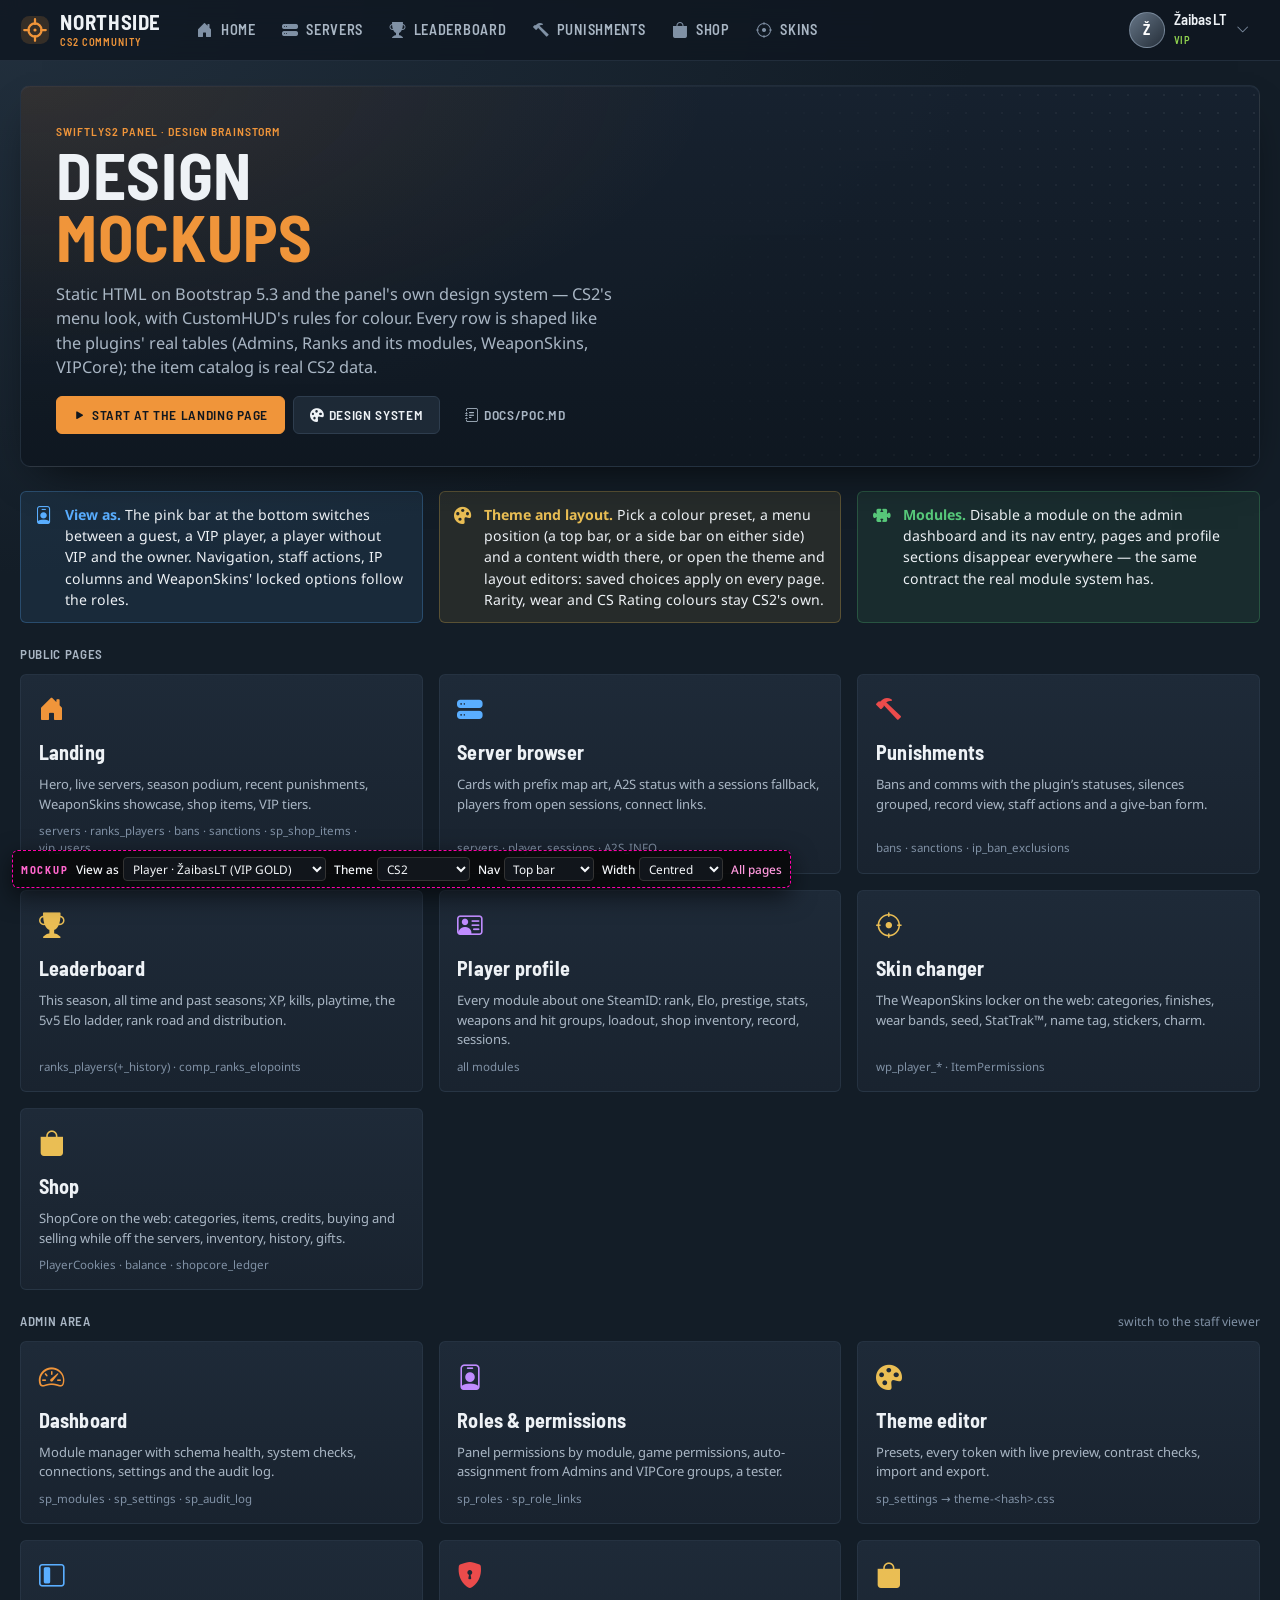
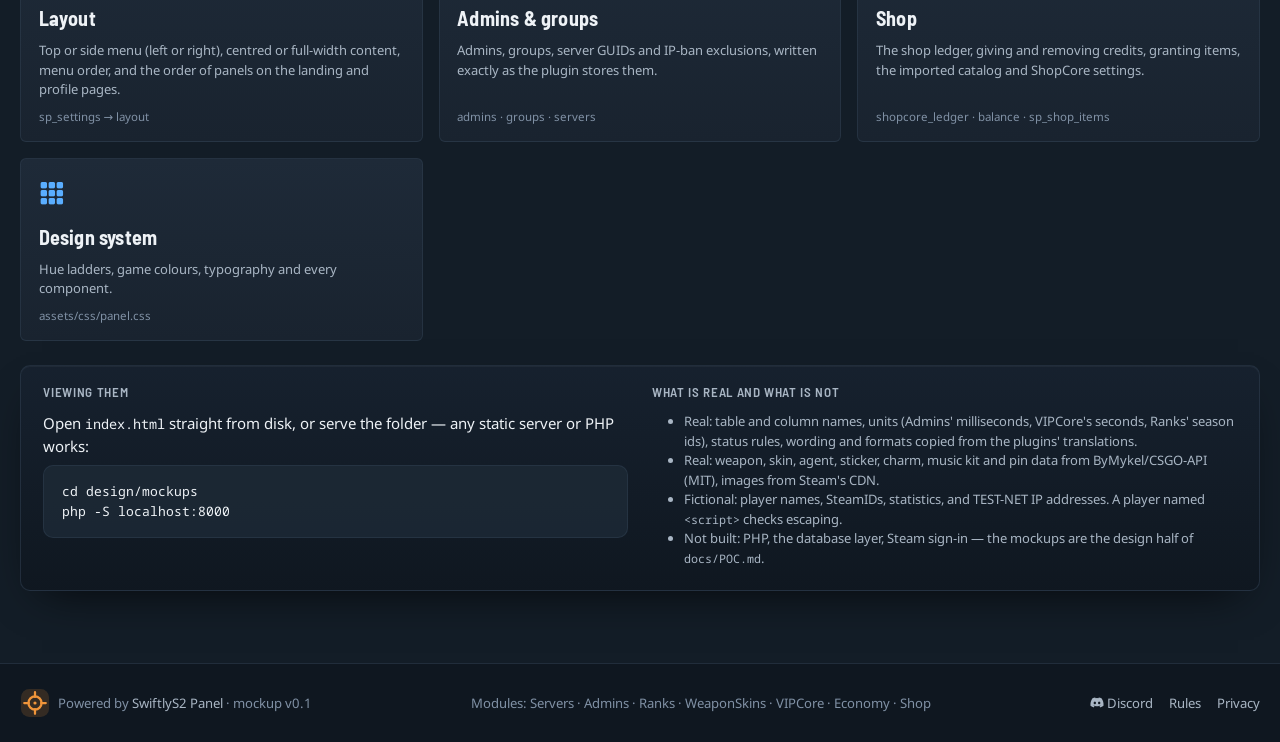
<file: design/mockups/index.html>
<!doctype html>
<html lang="en" data-bs-theme="dark">
<head>
  <meta charset="utf-8">
  <meta name="viewport" content="width=device-width, initial-scale=1">
  <title>SwiftlyS2 Panel · design mockups</title>
  <link rel="stylesheet" href="assets/vendor/bootstrap/bootstrap.min.css">
  <link rel="stylesheet" href="assets/vendor/bootstrap-icons/bootstrap-icons.min.css">
  <link rel="stylesheet" href="assets/css/fonts.css">
  <link rel="stylesheet" href="assets/css/panel.css">
  <script src="assets/js/sample-data.js"></script>
  <script src="assets/js/panel.js"></script>
  <style>
    .page-card { display: flex; flex-direction: column; gap: .5rem; height: 100%; padding: 1rem 1.1rem; text-align: left; cursor: pointer; }
    .page-card .bi-lg { font-size: 1.6rem; color: var(--hue); }
    .page-card .src { margin-top: auto; }
  </style>
</head>
<body>
<div id="sp-top"></div>

<main class="sp-container py-4">
  <section class="sp-hero mb-4">
    <span class="sp-eyebrow">SwiftlyS2 Panel · design brainstorm</span>
    <h1 class="sp-hero-title">Design<br><span class="accent">mockups</span></h1>
    <p class="sp-hero-lead">Static HTML on Bootstrap 5.3 and the panel's own design system — CS2's menu look, with CustomHUD's rules for colour.
      Every row is shaped like the plugins' real tables (Admins, Ranks and its modules, WeaponSkins, VIPCore); the item catalog is real CS2 data.</p>
    <div class="d-flex flex-wrap gap-2 mt-3">
      <a class="btn btn-solid" href="landing.html"><i class="bi bi-play-fill me-1"></i>Start at the landing page</a>
      <a class="btn btn-sp" href="design-system.html"><i class="bi bi-palette-fill me-1"></i>Design system</a>
      <a class="btn btn-ghost" href="../../docs/POC.md"><i class="bi bi-journal-text me-1"></i>docs/POC.md</a>
    </div>
  </section>

  <div class="row g-3 mb-4">
    <div class="col-lg-4"><div class="sp-callout h-100"><i class="bi bi-person-badge"></i><div><strong>View as.</strong> The pink bar at the bottom switches between a guest, a VIP player,
      a player without VIP and the owner. Navigation, staff actions, IP columns and WeaponSkins' locked options follow the roles.</div></div></div>
    <div class="col-lg-4"><div class="sp-callout tone-gold h-100"><i class="bi bi-palette-fill"></i><div><strong>Theme and layout.</strong> Pick a colour preset, a menu position (a top bar, or a side bar
      on either side) and a content width there, or open the theme and layout editors: saved choices apply on every page. Rarity, wear and CS Rating colours stay CS2's own.</div></div></div>
    <div class="col-lg-4"><div class="sp-callout tone-success h-100"><i class="bi bi-puzzle-fill"></i><div><strong>Modules.</strong> Disable a module on the admin dashboard and its nav entry,
      pages and profile sections disappear everywhere — the same contract the real module system has.</div></div></div>
  </div>

  <h2 class="sp-section-title">Public pages</h2>
  <div class="row g-3 mb-4" id="public"></div>
  <h2 class="sp-section-title">Admin area <small>switch to the staff viewer</small></h2>
  <div class="row g-3 mb-4" id="admin"></div>

  <section class="sp-shell">
    <div class="sp-shell-body row g-4">
      <div class="col-lg-6"><h2 class="sp-section-title">Viewing them</h2>
        <p class="mb-2">Open <span class="mono">index.html</span> straight from disk, or serve the folder — any static server or PHP works:</p>
        <div class="sp-panel mono fs-7">cd design/mockups<br>php -S localhost:8000</div></div>
      <div class="col-lg-6"><h2 class="sp-section-title">What is real and what is not</h2>
        <ul class="fs-7 text-muted2 mb-0">
          <li>Real: table and column names, units (Admins' milliseconds, VIPCore's seconds, Ranks' season ids), status rules, wording and formats copied from the plugins' translations.</li>
          <li>Real: weapon, skin, agent, sticker, charm, music kit and pin data from ByMykel/CSGO-API (MIT), images from Steam's CDN.</li>
          <li>Fictional: player names, SteamIDs, statistics, and TEST-NET IP addresses. A player named <span class="mono">&lt;script&gt;</span> checks escaping.</li>
          <li>Not built: PHP, the database layer, Steam sign-in — the mockups are the design half of <span class="mono">docs/POC.md</span>.</li>
        </ul></div>
    </div>
  </section>
</main>

<div id="sp-foot"></div>
<script src="assets/vendor/bootstrap/bootstrap.bundle.min.js"></script>
<script>
(() => {
  SP.layout('');
  const { html, mount } = SP;
  const card = ([href, icon, tone, title, text, src]) => html`<div class="col-md-6 col-xl-4"><a class="sp-tile page-card ${tone}" href="${href}">
    <i class="bi bi-${icon} bi-lg"></i><span class="sp-display fs-5">${title}</span><span class="fs-7 text-muted2">${text}</span>
    <span class="src fs-8 text-faint">${src}</span></a></div>`;
  mount('#public', [
    ['landing.html', 'house-door-fill', 'tone-accent', 'Landing', 'Hero, live servers, season podium, recent punishments, WeaponSkins showcase, shop items, VIP tiers.', 'servers · ranks_players · bans · sanctions · sp_shop_items · vip_users'],
    ['servers.html', 'hdd-stack-fill', 'tone-info', 'Server browser', 'Cards with prefix map art, A2S status with a sessions fallback, players from open sessions, connect links.', 'servers · player_sessions · A2S_INFO'],
    ['punishments.html', 'hammer', 'tone-danger', 'Punishments', 'Bans and comms with the plugin\u2019s statuses, silences grouped, record view, staff actions and a give-ban form.', 'bans · sanctions · ip_ban_exclusions'],
    ['leaderboard.html', 'trophy-fill', 'tone-gold', 'Leaderboard', 'This season, all time and past seasons; XP, kills, playtime, the 5v5 Elo ladder, rank road and distribution.', 'ranks_players(+_history) · comp_ranks_elopoints'],
    ['profile.html', 'person-vcard', 'tone-legend', 'Player profile', 'Every module about one SteamID: rank, Elo, prestige, stats, weapons and hit groups, loadout, shop inventory, record, sessions.', 'all modules'],
    ['skins.html', 'crosshair', 'tone-t', 'Skin changer', 'The WeaponSkins locker on the web: categories, finishes, wear bands, seed, StatTrak™, name tag, stickers, charm.', 'wp_player_* · ItemPermissions'],
    ['shop.html', 'bag-fill', 'tone-gold', 'Shop', 'ShopCore on the web: categories, items, credits, buying and selling while off the servers, inventory, history, gifts.', 'PlayerCookies · balance · shopcore_ledger'],
  ].map(card));
  mount('#admin', [
    ['admin.html', 'speedometer2', 'tone-accent', 'Dashboard', 'Module manager with schema health, system checks, connections, settings and the audit log.', 'sp_modules · sp_settings · sp_audit_log'],
    ['admin-roles.html', 'person-badge', 'tone-legend', 'Roles & permissions', 'Panel permissions by module, game permissions, auto-assignment from Admins and VIPCore groups, a tester.', 'sp_roles · sp_role_links'],
    ['admin-theme.html', 'palette-fill', 'tone-gold', 'Theme editor', 'Presets, every token with live preview, contrast checks, import and export.', 'sp_settings → theme-<hash>.css'],
    ['admin-layout.html', 'layout-sidebar-inset', 'tone-info', 'Layout', 'Top or side menu (left or right), centred or full-width content, menu order, and the order of panels on the landing and profile pages.', 'sp_settings → layout'],
    ['admin-admins.html', 'shield-lock-fill', 'tone-danger', 'Admins & groups', 'Admins, groups, server GUIDs and IP-ban exclusions, written exactly as the plugin stores them.', 'admins · groups · servers'],
    ['admin-shop.html', 'bag-fill', 'tone-gold', 'Shop', 'The shop ledger, giving and removing credits, granting items, the imported catalog and ShopCore settings.', 'shopcore_ledger · balance · sp_shop_items'],
    ['design-system.html', 'grid-3x3-gap-fill', 'tone-info', 'Design system', 'Hue ladders, game colours, typography and every component.', 'assets/css/panel.css'],
  ].map(card));
})();
</script>
</body>
</html>
</file>
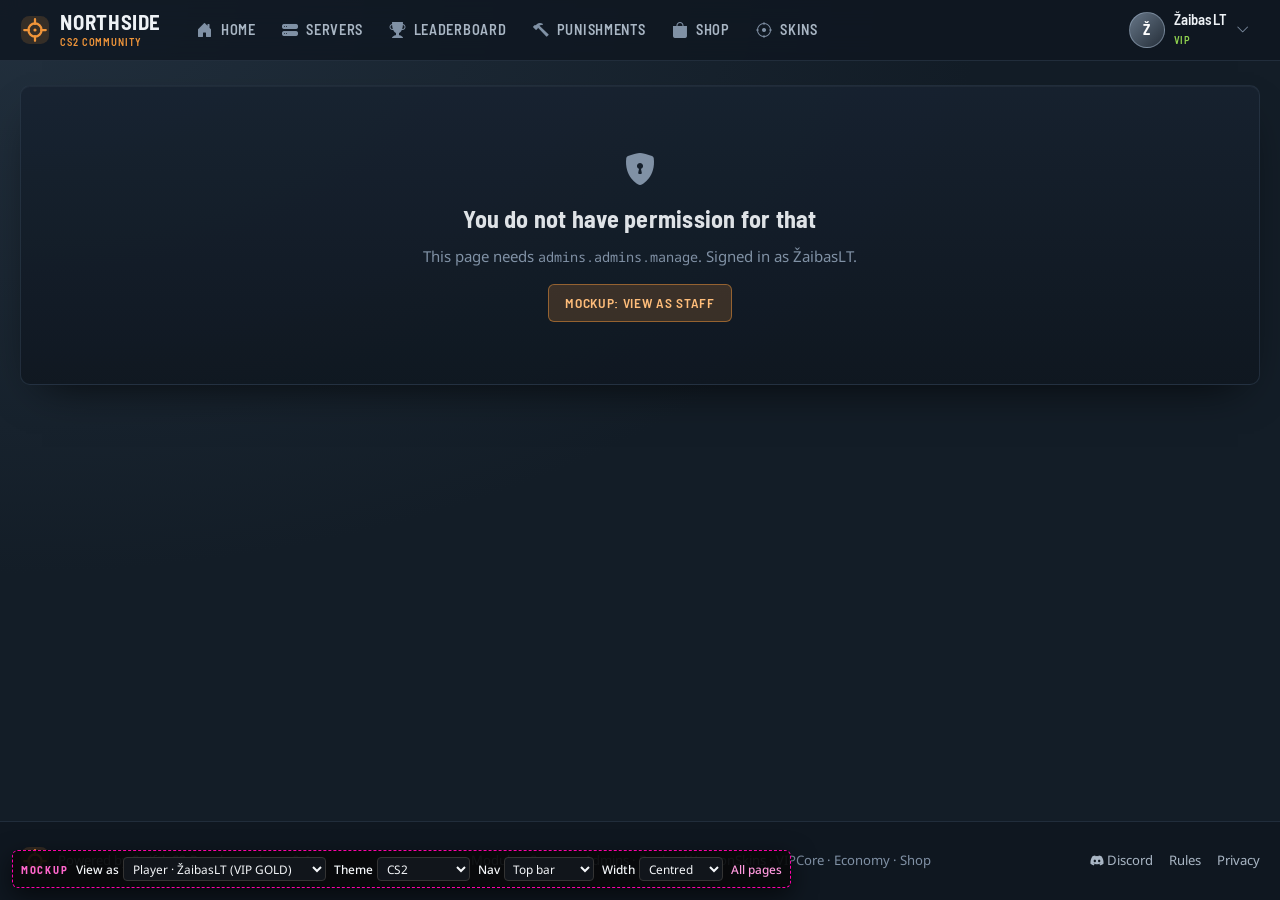
<file: design/mockups/admin-admins.html>
<!doctype html>
<html lang="en" data-bs-theme="dark">
<head>
  <meta charset="utf-8">
  <meta name="viewport" content="width=device-width, initial-scale=1">
  <title>Admins &amp; groups · SwiftlyS2 Panel mockup</title>
  <link rel="stylesheet" href="assets/vendor/bootstrap/bootstrap.min.css">
  <link rel="stylesheet" href="assets/vendor/bootstrap-icons/bootstrap-icons.min.css">
  <link rel="stylesheet" href="assets/css/fonts.css">
  <link rel="stylesheet" href="assets/css/panel.css">
  <script src="assets/js/sample-data.js"></script>
  <script src="assets/js/panel.js"></script>
  <style>
    .json { font: 500 .74rem/1.55 var(--sp-font-mono); color: var(--sp-text-muted); background: var(--sp-surface); border: 1px solid var(--sp-edge); border-radius: var(--sp-radius); padding: .6rem .75rem; white-space: pre-wrap; word-break: break-all; }
    .srv { display: flex; gap: .55rem; align-items: center; padding: .35rem .2rem; border-bottom: 1px solid var(--sp-edge-soft); }
  </style>
</head>
<body>
<div id="sp-top"></div>
<main class="sp-container py-4" id="page"></main>

<div class="offcanvas offcanvas-end" tabindex="-1" id="edit" style="--bs-offcanvas-width:520px">
  <div class="offcanvas-header align-items-start"><div><span class="sp-eyebrow" id="e-eyebrow">Admin</span><h2 class="sp-title fs-4" id="e-title"></h2></div>
    <button type="button" class="btn-close" data-bs-dismiss="offcanvas" aria-label="Close"></button></div>
  <div class="offcanvas-body pt-0" id="e-body"></div>
</div>

<div id="sp-foot"></div>
<script src="assets/vendor/bootstrap/bootstrap.bundle.min.js"></script>
<script>
(() => {
  SP.layout('admin');
  const { html, mount, data: D, fmt } = SP;
  const gate = SP.adminGate('admins.admins.manage');
  if (gate) { mount('#page', gate); return; }

  const A = D.admins;
  const tab = () => (location.hash.slice(1) || 'admins');
  const knownPerms = ['admins.*', 'admins.commands.*', 'admins.commands.admin', 'admins.commands.ban', 'admins.commands.globalban', 'admins.commands.unban',
    'admins.commands.kick', 'admins.commands.gag', 'admins.commands.mute', 'admins.commands.silence', 'admins.commands.sessions', 'admins.commands.who',
    'admins.commands.map', 'admins.commands.rcon', 'admins.command.admins', 'admins.command.groups', 'admins.command.reloadadmins', 'admins.chat', 'admins.notify',
    'admins.esp.alive', 'vipcore.manage', 'economy.admin', 'shopcore.admin.credits', 'vip'];
  const groupOf = (name) => A.groups.find((g) => g.Name.toLowerCase() === name.toLowerCase());
  /** The plugin's rule: the highest of the admin's own immunity and their groups' that apply on the server. */
  const effectiveImmunity = (a) => Math.max(a.Immunity, ...a.Groups.map((g) => groupOf(g)?.Immunity ?? 0));
  const serversLabel = (list) => (list.length === SP.servers.length ? html`<span class="sp-badge tone-gold">All ${list.length}</span>` : html`<span class="sp-badge tone-info">${list.length} of ${SP.servers.length}</span>`);

  function adminsTable() {
    return html`<div class="d-flex justify-content-between align-items-center mb-2"><span class="fs-8 text-faint">Reloaded by every server within Admins.DatabaseSyncIntervalSeconds (60 s) or <span class="sp-key">!reloadadmins</span>.</span>
      <button class="btn btn-primary btn-sm" data-new="admin"><i class="bi bi-person-plus-fill me-1"></i>Add admin</button></div>
      <div class="sp-table-wrap"><table class="sp-table hover"><thead><tr><th>Admin</th><th>Groups</th><th class="r">Immunity</th><th>Own permissions</th><th>Servers</th><th></th></tr></thead><tbody>
      ${A.admins.map((a) => html`<tr data-edit-admin="${a.Id}"><td>${SP.playerLink(a.SteamId64, a.Username, a.SteamId64)}</td>
        <td>${a.Groups.map((g) => html`<span class="sp-pill tone-legend me-1">${g}</span>`)}</td>
        <td class="r"><span class="sp-display fs-5">${effectiveImmunity(a)}</span>${a.Immunity !== effectiveImmunity(a) ? html`<div class="fs-8 text-faint">own ${a.Immunity}</div>` : ''}</td>
        <td>${a.Permissions.length ? a.Permissions.map((p) => html`<span class="sp-chip code me-1">${p}</span>`) : html`<span class="text-faint fs-8">from groups only</span>`}</td>
        <td>${serversLabel(a.Servers)}</td><td class="text-end"><button class="btn btn-ghost btn-sm" aria-label="Edit"><i class="bi bi-pencil-fill"></i></button></td></tr>`)}
      </tbody></table></div>`;
  }

  function groupsTable() {
    return html`<div class="d-flex justify-content-between align-items-center mb-2"><span class="fs-8 text-faint">Names match regardless of case. Groups must exist before admins are put in them.</span>
      <button class="btn btn-primary btn-sm" data-new="group"><i class="bi bi-plus-lg me-1"></i>Add group</button></div>
      <div class="sp-table-wrap"><table class="sp-table hover"><thead><tr><th>Group</th><th class="r">Immunity</th><th>Permissions</th><th>Servers</th><th class="r">Admins</th></tr></thead><tbody>
      ${A.groups.map((g) => html`<tr><td><span class="sp-pill tone-legend">${g.Name}</span></td><td class="r sp-display fs-5">${g.Immunity}</td>
        <td>${g.Permissions.map((p) => html`<span class="sp-chip code me-1 mb-1">${p}</span>`)}</td><td>${serversLabel(g.Servers)}</td>
        <td class="r">${A.admins.filter((a) => a.Groups.includes(g.Name)).length}</td></tr>`)}</tbody></table></div>`;
  }

  function serversTable() {
    return html`<div class="sp-callout mb-3"><i class="bi bi-info-circle-fill"></i><div>Each game server registers itself here on start with the GUID from its <span class="mono">data/Admins/server_id.txt</span>.
        Display name, mode and map art are the panel's own (<span class="mono">sp_server_meta</span>); the plugin's row is never edited.</div></div>
      <div class="sp-table-wrap"><table class="sp-table"><thead><tr><th>#</th><th>Hostname</th><th>Address</th><th>GUID</th><th>Display name</th><th class="r">Order</th></tr></thead><tbody>
      ${SP.servers.map((s, i) => html`<tr><td class="mono fs-8 text-faint">${s.Id}</td><td class="fs-7">${s.Hostname}</td><td class="mono fs-8">${s.IP}:${s.Port}</td>
        <td class="mono fs-8 text-muted2">${s.GUID}</td><td><input class="form-control form-control-sm" value="${SP.serverShort(s.GUID)}" aria-label="Display name"></td>
        <td class="r"><input class="form-control form-control-sm text-end" style="width:70px" type="number" value="${i + 1}" aria-label="Order"></td></tr>`)}</tbody></table></div>`;
  }

  function exclusionsTable() {
    return html`<div class="sp-callout tone-caution mb-3"><i class="bi bi-shield-shaded"></i><div>An excluded SteamID is held only by bans on its own SteamID, on every server: bans that reach it only through its address let it in. Gags and mutes are not affected.</div></div>
      <form class="d-flex gap-2 mb-3" data-exclude><input class="form-control" placeholder="SteamID64 of the player who shares an address" required><button class="btn btn-primary">Exclude</button></form>
      <div class="sp-rows">${A.ip_ban_exclusions.map((x) => html`<div class="sp-row">${SP.playerLink(x.SteamId64, x.PlayerName, x.SteamId64)}
        <span class="fs-8 text-faint">by ${x.AdminName} · ${fmt.ago(x.CreatedAt)}</span><span class="end"><button class="btn btn-danger btn-sm">Remove</button></span></div>`)}</div>`;
  }

  function render() {
    const t = tab();
    const tabs = [['admins', 'Admins', A.admins.length], ['groups', 'Groups', A.groups.length], ['servers', 'Servers', SP.servers.length], ['exclusions', 'IP ban exclusions', A.ip_ban_exclusions.length]];
    mount('#page', html`<section class="sp-shell">
      <div class="sp-shell-head"><div><span class="sp-eyebrow">Admin · Admins plugin</span><h1 class="sp-title">Admins &amp; groups</h1></div>
        <span class="sp-pill lg tone-muted">ImmunityMode 1 · ProtectFromLowerAccess</span></div>
      <div class="sp-rule"></div>
      <div class="sp-shell-body"><div class="sp-locker">
        <aside class="sp-side">${SP.adminNav('admins')}</aside>
        <div class="min-w-0">
          <div class="sp-tabs mb-3">${tabs.map(([id, l, n]) => html`<a class="sp-tab ${t === id ? 'active' : ''}" href="#${id}">${l} <span class="count">${n}</span></a>`)}</div>
          ${{ admins: adminsTable, groups: groupsTable, servers: serversTable, exclusions: exclusionsTable }[t]()}
        </div>
      </div></div></section>`);
    SP.tips();
  }

  function editAdmin(a) {
    const isNew = !a;
    a = a ?? { Id: 0, SteamId64: '', Username: '', Permissions: [], Groups: [], Immunity: 0, Servers: [] };
    document.getElementById('e-title').textContent = isNew ? 'New admin' : a.Username;
    const draw = () => mount('#e-body', html`
      <form id="admin-form">
        <div class="row g-3">
          <div class="col-7"><label class="form-label" for="a-name">Username</label><input class="form-control" id="a-name" value="${a.Username}" required><div class="form-text">Unique across admins.</div></div>
          <div class="col-5"><label class="form-label" for="a-imm">Immunity</label><input class="form-control" id="a-imm" type="number" min="0" value="${a.Immunity}"></div>
          <div class="col-12"><label class="form-label" for="a-sid">SteamID64</label><input class="form-control mono" id="a-sid" value="${a.SteamId64}" placeholder="76561198…, STEAM_0:1:… or [U:1:…]" required></div>
          <div class="col-12"><label class="form-label">Groups</label><div class="d-flex flex-wrap gap-2">${A.groups.map((g) => html`
            <input type="checkbox" class="btn-check" id="g-${g.Id}" data-group="${g.Name}" ${a.Groups.includes(g.Name) ? SP.raw('checked') : ''}><label class="btn btn-sp btn-sm" for="g-${g.Id}">${g.Name} <span class="text-faint">${g.Immunity}</span></label>`)}</div></div>
          <div class="col-12"><label class="form-label" for="a-perm">Own permissions <span class="text-faint text-lowercase">(added to the groups')</span></label>
            <div class="d-flex flex-wrap gap-1 mb-2">${a.Permissions.map((p) => html`<span class="sp-chip code">${p} <span class="x" data-rmperm="${p}">&times;</span></span>`)}</div>
            <input class="form-control form-control-sm mono" id="a-perm" list="perm-list" placeholder="admins.commands.ban — Enter to add">
            <datalist id="perm-list">${knownPerms.map((p) => html`<option value="${p}">`)}</datalist>
            <div class="form-text">A key ending in <span class="mono">.*</span> grants everything under it. <span class="mono">admins.commands.*</span> does not cover <span class="mono">admins.command.admins</span>.</div></div>
          <div class="col-12"><label class="form-label">Servers <span class="text-faint text-lowercase">(the plugin has no wildcard — “all” lists every GUID)</span></label>
            <div class="srv"><input class="form-check-input" type="checkbox" id="srv-all" ${a.Servers.length === SP.servers.length ? SP.raw('checked') : ''}><label class="fw-semibold" for="srv-all">All servers</label></div>
            ${SP.servers.map((s) => html`<div class="srv"><input class="form-check-input" type="checkbox" data-srv="${s.GUID}" id="s-${s.Id}" ${a.Servers.includes(s.GUID) ? SP.raw('checked') : ''}>
              <label class="flex-grow-1 fs-7" for="s-${s.Id}">${s.Hostname}</label><span class="mono fs-8 text-faint">${s.GUID.slice(0, 8)}</span></div>`)}</div>
          <div class="col-12"><span class="sp-stat-label d-block mb-1">Row written to admins</span>
            <div class="json">${JSON.stringify({ SteamId64: a.SteamId64 || '…', Username: a.Username, Permissions: a.Permissions, Groups: a.Groups, Immunity: a.Immunity, Servers: a.Servers }, null, 1)}</div></div>
        </div>
        <div class="d-flex justify-content-between mt-3">${isNew ? html`<span></span>` : html`<button type="button" class="btn btn-danger" data-deladmin><i class="bi bi-trash3-fill me-1"></i>Remove</button>`}
          <button class="btn btn-solid" type="submit">Save admin</button></div>
      </form>`);
    draw();
    const body = document.getElementById('e-body');
    body.onchange = (e) => {
      const t = e.target;
      if (t.dataset.group) a.Groups = t.checked ? [...a.Groups, t.dataset.group] : a.Groups.filter((g) => g !== t.dataset.group);
      if (t.dataset.srv) a.Servers = t.checked ? [...a.Servers, t.dataset.srv] : a.Servers.filter((g) => g !== t.dataset.srv);
      if (t.id === 'srv-all') a.Servers = t.checked ? SP.servers.map((s) => s.GUID) : [];
      if (t.id === 'a-imm') a.Immunity = Number(t.value) || 0;
      if (t.id === 'a-name') a.Username = t.value;
      if (t.id === 'a-sid') a.SteamId64 = t.value.trim();
      draw();
    };
    body.onkeydown = (e) => { if (e.target.id === 'a-perm' && e.key === 'Enter') { e.preventDefault(); if (e.target.value.trim()) { a.Permissions = [...new Set([...a.Permissions, e.target.value.trim()])]; draw(); } } };
    body.onclick = (e) => {
      const x = e.target.closest('[data-rmperm]');
      if (x) { a.Permissions = a.Permissions.filter((p) => p !== x.dataset.rmperm); draw(); }
      if (e.target.closest('[data-deladmin]')) { bootstrap.Offcanvas.getInstance('#edit').hide(); SP.toast('Admin removed', `${a.Username}: row deleted · audit log updated`, 'tone-danger'); }
    };
    body.onsubmit = (e) => { e.preventDefault(); bootstrap.Offcanvas.getInstance('#edit').hide(); SP.toast('Admin saved', `${a.Username || 'New admin'} · servers pick it up within 60 s`, 'tone-success'); };
    bootstrap.Offcanvas.getOrCreateInstance('#edit').show();
  }

  window.addEventListener('hashchange', render);
  document.addEventListener('click', (e) => {
    const row = e.target.closest('[data-edit-admin]');
    if (row && !e.target.closest('a')) editAdmin(structuredClone(A.admins.find((a) => String(a.Id) === row.dataset.editAdmin)));
    if (e.target.closest('[data-new="admin"]')) editAdmin(null);
    if (e.target.closest('[data-new="group"]')) SP.toast('Groups', 'Same editor as admins: name, immunity, permissions, servers.', 'tone-info');
  });
  document.addEventListener('submit', (e) => { if (e.target.matches('[data-exclude]')) { e.preventDefault(); SP.toast('Excluded', 'Bans now reach them by their SteamID only.', 'tone-success'); } });
  render();
})();
</script>
</body>
</html>
</file>
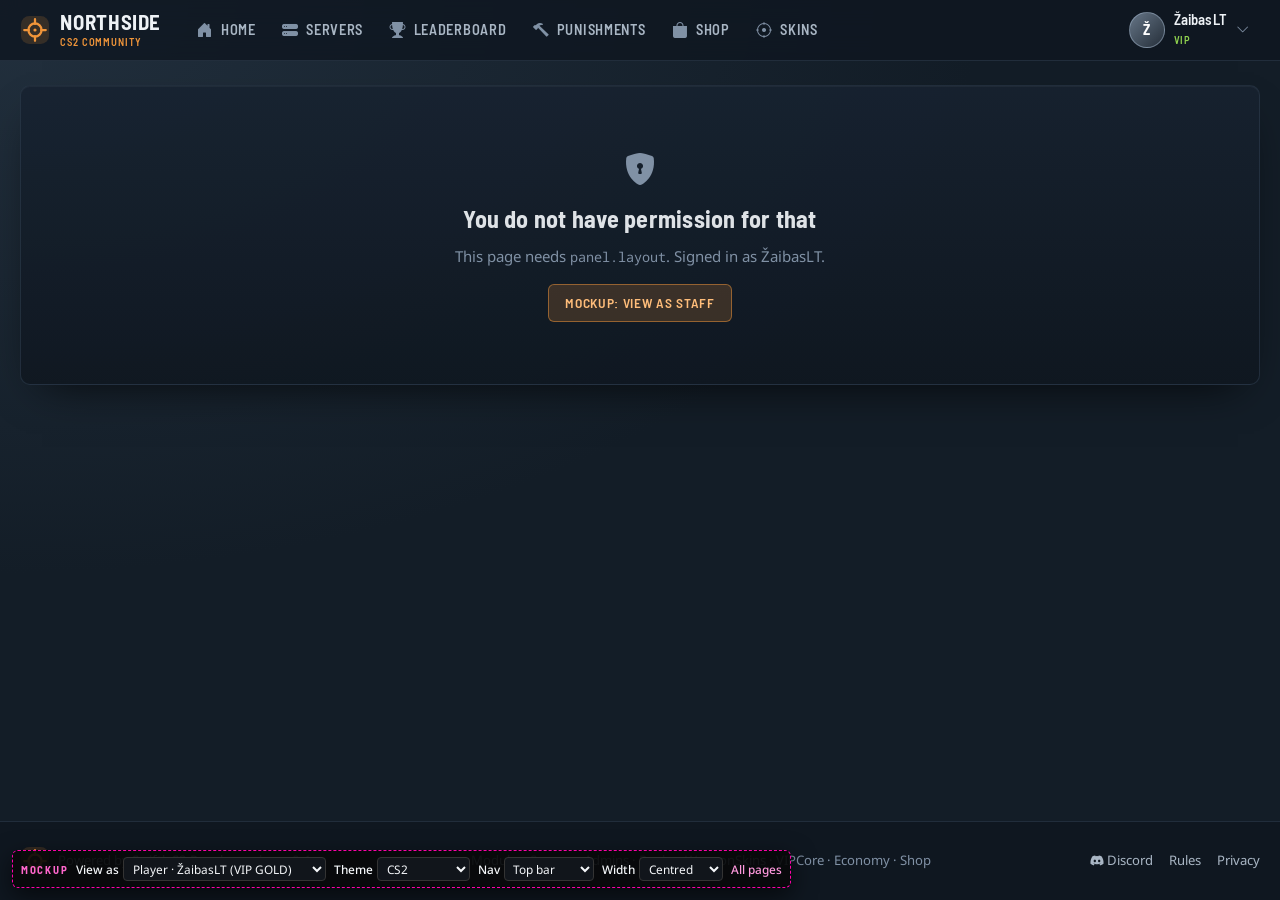
<file: design/mockups/admin-layout.html>
<!doctype html>
<html lang="en" data-bs-theme="dark">
<head>
  <meta charset="utf-8">
  <meta name="viewport" content="width=device-width, initial-scale=1">
  <title>Layout · SwiftlyS2 Panel mockup</title>
  <link rel="stylesheet" href="assets/vendor/bootstrap/bootstrap.min.css">
  <link rel="stylesheet" href="assets/vendor/bootstrap-icons/bootstrap-icons.min.css">
  <link rel="stylesheet" href="assets/css/fonts.css">
  <link rel="stylesheet" href="assets/css/panel.css">
  <script src="assets/js/sample-data.js"></script>
  <script src="assets/js/panel.js"></script>
  <style>
    .picks { display: grid; grid-template-columns: repeat(auto-fill, minmax(max(190px, calc((100% - 1.5rem) / 3)), 1fr)); gap: .75rem; }
    .pick { display: flex; flex-direction: column; gap: .55rem; padding: .75rem; text-align: left; background: var(--sp-surface-row); border: 1px solid var(--sp-edge); border-radius: var(--sp-radius-lg); color: var(--sp-text); }
    .pick:hover { border-color: color-mix(in srgb, var(--sp-text) 24%, transparent); }
    .pick.active { border-color: var(--sp-accent); box-shadow: inset 0 0 0 1px var(--sp-accent); }
    .wire { display: grid; gap: 4px; height: 86px; padding: 6px; background: var(--sp-surface); border-radius: var(--sp-radius); }
    .wire i { border-radius: 3px; background: color-mix(in srgb, var(--sp-text) 12%, transparent); }
    .wire i.nav { background: var(--sp-accent-dim); }
    .wire.top { grid-template: 12px 1fr 1fr / 7fr 5fr; }
    .wire.top .nav { grid-column: 1 / -1; }
    .wire.left { grid-template: 1fr 1fr / 22% 7fr 5fr; }
    .wire.left .nav { grid-row: 1 / -1; }
    .wire.right { grid-template: 1fr 1fr / 7fr 5fr 22%; }
    .wire.right .nav { grid-row: 1 / -1; grid-column: 3; }
    /* Width picks draw the chosen menu too; .body is the content, held to a centred column or stretched. */
    .wire.frame { display: flex; }
    .wire.frame.top { flex-direction: column; }
    .wire.frame.right { flex-direction: row-reverse; }
    .wire.frame .nav { flex: 0 0 12px; }
    .wire.frame:not(.top) .nav { flex-basis: 22%; }
    .wire.frame .body { flex: 1; display: grid; grid-template: 1fr 1fr / 7fr 5fr; gap: 4px; }
    .wire.frame.fixed .body { margin-inline: 16%; }

    .sort { display: flex; flex-direction: column; gap: 3px; margin: 0; padding: 0; list-style: none; }
    .sort-item { display: flex; align-items: center; gap: .6rem; min-height: 44px; padding: .3rem .4rem .3rem .65rem; background: var(--sp-surface-row); border: 1px solid transparent; border-radius: var(--sp-radius); cursor: grab; user-select: none; }
    .sort-item:hover { border-color: var(--sp-edge); }
    .sort-item.dragging { opacity: .5; border: 1px dashed var(--sp-accent-half); }
    .sort-item .handle { color: var(--sp-text-faint); }
    .sort-item.off { color: var(--sp-text-faint); }
    .sort-item.pinned { cursor: default; background: transparent; border: 1px dashed var(--sp-edge); color: var(--sp-text-muted); }
    .sort-item .btn-icon { --bs-btn-padding-y: .15rem; --bs-btn-padding-x: .4rem; }

    .schema { display: flex; flex-direction: column; gap: 5px; padding: 8px; background: var(--sp-surface); border-radius: var(--sp-radius); }
    .schema-row { display: grid; grid-template-columns: repeat(12, minmax(0, 1fr)); gap: 5px; }
    .schema-row span { grid-column: span var(--span); min-height: 36px; padding: .45rem .55rem; overflow: hidden; background: color-mix(in srgb, var(--sp-text) 8%, transparent); border-radius: 4px; color: var(--sp-text-muted); font-size: .74rem; white-space: nowrap; text-overflow: ellipsis; }
    .tabs-preview { display: flex; flex-wrap: wrap; gap: .35rem; padding: 8px; background: var(--sp-surface); border-radius: var(--sp-radius); }
    section[id] { scroll-margin-top: calc(var(--sp-sticky-top) + 4px); }
  </style>
</head>
<body>
<div id="sp-top"></div>
<main class="sp-container py-4" id="page"></main>
<div id="sp-foot"></div>
<script src="assets/vendor/bootstrap/bootstrap.bundle.min.js"></script>
<script>
(() => {
  SP.layout('admin');
  const { html, mount } = SP;
  const gate = SP.adminGate('panel.layout');
  if (gate) { mount('#page', gate); return; }

  /* The draft is previewed on this page only (SP.previewLayout); Save writes it for every visitor. */
  const copy = (cfg) => JSON.parse(JSON.stringify(cfg));
  const same = (a, b) => a.nav === b.nav && a.width === b.width && JSON.stringify(Object.entries(a.order).sort()) === JSON.stringify(Object.entries(b.order).sort());
  let draft = copy(SP.layoutCfg.get());
  SP.previewLayout(draft);

  const navNames = { top: ['Top bar', 'The menu across the top of every page'], left: ['Side bar · left', 'A menu down the left edge'], right: ['Side bar · right', 'A menu down the right edge'] };
  const widthNames = { fixed: ['Centred', 'At most 1,360 px wide, like container-xxl'], fluid: ['Full width', 'Edge to edge, like container-fluid'] };
  const sizeName = { wide: 'Wide', narrow: 'Narrow', full: 'Full width' };
  const defaults = (group) => (group === 'nav' ? SP.nav.map((n) => n.id) : SP.arrangeable[group].panels.map(([id]) => id));
  const pages = [];
  for (const [key, g] of Object.entries(SP.arrangeable)) {
    const id = key.split('.')[0];
    let page = pages.find((p) => p.id === id);
    if (!page) pages.push(page = { id, name: g.page, href: g.href, groups: [] });
    page.groups.push(key);
  }

  const sortItem = ({ id, name, icon, badges, off }) => html`<li class="sort-item ${off ? 'off' : ''}" draggable="true" data-id="${id}">
    <i class="bi bi-grip-vertical handle"></i><span class="flex-grow-1 min-w-0 text-truncate">${icon ? html`<i class="bi bi-${icon} me-2"></i>` : ''}${name}</span>${badges}
    <button class="btn btn-ghost btn-sm btn-icon" data-move="-1" aria-label="Move ${name} up"><i class="bi bi-arrow-up"></i></button>
    <button class="btn btn-ghost btn-sm btn-icon" data-move="1" aria-label="Move ${name} down"><i class="bi bi-arrow-down"></i></button></li>`;

  function navList() {
    const byId = new Map(SP.nav.map((n) => [n.id, n]));
    return html`<ul class="sort" data-sort="nav" aria-label="Menu order">${SP.order('nav', defaults('nav')).map((id) => {
        const n = byId.get(id);
        const off = n.module && !SP.modules.enabled(n.module);
        return sortItem({ id, name: n.label, icon: n.icon, off,
          badges: html`${n.auth ? html`<span class="sp-badge tone-info">Signed in</span>` : ''}${off ? html`<span class="sp-badge">Module off</span>` : ''}` });
      })}</ul>
      <div class="sort-item pinned mt-1"><i class="bi bi-lock-fill"></i><span class="flex-grow-1"><i class="bi bi-shield-lock-fill me-2"></i>Admin</span><span class="fs-8 text-faint pe-2">staff only · always last</span></div>`;
  }

  /** The page as the pairing rule will build it, from the panels whose modules are on; a tab group shows its tab strip. */
  function preview(ids, meta, tabs) {
    if (tabs) return html`<div class="tabs-preview" aria-hidden="true">${ids.map((id, i) => html`<span class="sp-tab ${i === 0 ? 'active' : ''}">${meta.get(id)[1]}</span>`)}</div>`;
    const spans = SP.spans(ids.map((id) => meta.get(id)[2]));
    const rows = [];
    ids.forEach((id, i) => { if (!rows.length || rows.at(-1).used + spans[i] > 12) rows.push({ used: 0, cells: [] }); rows.at(-1).cells.push([id, spans[i]]); rows.at(-1).used += spans[i]; });
    return html`<div class="schema" aria-hidden="true">${rows.map((r) => html`<div class="schema-row">${r.cells.map(([id, span]) => html`<span style="--span:${span}">${meta.get(id)[1]}</span>`)}</div>`)}</div>`;
  }

  function group(key) {
    const g = SP.arrangeable[key];
    const meta = new Map(g.panels.map((p) => [p[0], p]));
    const on = (id) => !meta.get(id)[3] || SP.modules.enabled(meta.get(id)[3]);
    const ids = SP.order(key, defaults(key));
    return html`<div class="row g-3 mb-3">
      <div class="col-md-6">
        <div class="d-flex flex-wrap align-items-baseline gap-2 mb-2"><span class="sp-stat-label">${g.group ?? 'Panels'}</span>${g.note ? html`<span class="fs-8 text-faint">${g.note}</span>` : ''}</div>
        <ul class="sort" data-sort="${key}" aria-label="${g.page}: ${g.group ?? 'panels'}">${ids.map((id) => {
          const [, label, size] = meta.get(id);
          return sortItem({ id, name: label, off: !on(id),
            badges: html`${size ? html`<span class="sp-badge ${size === 'full' ? '' : 'tone-info'}">${sizeName[size]}</span>` : ''}${on(id) ? '' : html`<span class="sp-badge">Module off</span>`}` });
        })}</ul></div>
      <div class="col-md-6"><div class="sp-stat-label mb-2">Preview</div>${preview(ids.filter(on), meta, g.panels.every((p) => !p[2]))}</div>
    </div>`;
  }

  function render() {
    const dirty = !same(draft, SP.layoutCfg.get());
    mount('#page', html`<section class="sp-shell">
      <div class="sp-shell-head">
        <div><span class="sp-eyebrow">Admin</span><h1 class="sp-title">Layout</h1></div>
        <div class="d-flex flex-wrap gap-2 align-items-center">
          ${dirty ? html`<span class="sp-pill tone-caution"><i class="bi bi-pencil-fill"></i>Unsaved changes</span>` : html`<span class="sp-pill tone-success"><i class="bi bi-check2"></i>Saved</span>`}
          <button class="btn btn-ghost btn-sm" data-defaults>Defaults</button>
          <button class="btn btn-solid btn-sm" data-save ${dirty ? '' : SP.raw('disabled')}><i class="bi bi-check2-circle me-1"></i>Save layout</button>
        </div>
      </div>
      <div class="sp-rule"></div>
      <div class="sp-shell-body"><div class="sp-locker">
        <aside class="sp-side">${SP.adminNav('layout')}</aside>
        <div class="min-w-0">
          <section id="navigation" class="mb-4">
            <h2 class="sp-section-title">Navigation <small>for every visitor · below 992 px a side bar folds into the top bar</small></h2>
            <div class="picks">${Object.entries(navNames).map(([id, [label, note]]) => html`<button class="pick ${draft.nav === id ? 'active' : ''}" data-nav="${id}" aria-pressed="${draft.nav === id}">
              <span class="wire ${id}" aria-hidden="true"><i class="nav"></i><i></i><i></i><i></i><i></i></span>
              <span class="sp-display fs-6">${label}</span><span class="fs-8 text-faint">${note}</span></button>`)}</div>
          </section>
          <section id="width" class="mb-4">
            <h2 class="sp-section-title">Content width <small>for every visitor · the two differ only where the window is wider than the centred column</small></h2>
            <div class="picks">${Object.entries(widthNames).map(([id, [label, note]]) => html`<button class="pick ${draft.width === id ? 'active' : ''}" data-width="${id}" aria-pressed="${draft.width === id}">
              <span class="wire frame ${draft.nav} ${id}" aria-hidden="true"><i class="nav"></i><span class="body"><i></i><i></i><i></i><i></i></span></span>
              <span class="sp-display fs-6">${label}</span><span class="fs-8 text-faint">${note}</span></button>`)}</div>
          </section>
          <section id="menu" class="mb-4">
            <h2 class="sp-section-title">Menu order <small>drag, or use the arrows · the menu on this page follows</small></h2>
            <div class="row g-3"><div class="col-lg-7">${navList()}</div>
              <div class="col-lg-5"><div class="sp-callout"><i class="bi bi-info-circle-fill"></i><div>Entries of disabled modules keep their place, ready for when the module is turned on.
                <strong>Skins</strong> shows to signed-in players only; <strong>Admin</strong> to staff, always last.</div></div></div></div>
          </section>
          <h2 class="sp-section-title">Page panels <small>public pages · admin pages keep their layout</small></h2>
          ${pages.map((p) => html`<section class="sp-panel mb-3" id="${p.id}">
            <div class="d-flex align-items-center justify-content-between gap-2 mb-3"><span class="sp-display fs-5">${p.name}</span>
              <a class="btn btn-sp btn-sm" href="${p.href}"><i class="bi bi-box-arrow-up-right me-1"></i>Open page</a></div>
            ${p.groups.map(group)}</section>`)}
          <div class="fs-8 text-faint">A wide panel next to a narrow one share a row; anything else spans the full width, so no order leaves a gap.
            Servers, Leaderboard, Punishments, Skins and Shop are one component each: they have nothing to rearrange.</div>
        </div>
      </div></div>
    </section>`);
  }

  function commit(list, focus) {
    const key = list.dataset.sort;
    const ids = [...list.querySelectorAll('.sort-item[data-id]')].map((li) => li.dataset.id);
    if (ids.join() === defaults(key).join()) delete draft.order[key]; else draft.order[key] = ids;
    if (key === 'nav') SP.previewLayout(draft);
    render();
    if (focus) document.querySelector(`[data-sort="${key}"] [data-id="${focus.id}"] [data-move="${focus.dir}"]`)?.focus();
  }

  document.addEventListener('click', (e) => {
    const pick = e.target.closest('[data-nav], [data-width]');
    if (pick) {
      const [key, value] = pick.dataset.nav ? ['nav', pick.dataset.nav] : ['width', pick.dataset.width];
      draft[key] = value;
      SP.previewLayout(draft);
      render();
      document.querySelector(`[data-${key}="${value}"]`)?.focus();
      return;
    }
    const move = e.target.closest('[data-move]');
    if (move) {
      const li = move.closest('.sort-item');
      const sibling = move.dataset.move === '-1' ? li.previousElementSibling : li.nextElementSibling;
      if (!sibling) return;
      li.parentElement.insertBefore(...(move.dataset.move === '-1' ? [li, sibling] : [sibling, li]));
      commit(li.parentElement, { id: li.dataset.id, dir: move.dataset.move });
      return;
    }
    if (e.target.closest('[data-save]')) { SP.layoutCfg.save(copy(draft)); SP.toast('Layout saved', 'Every visitor gets it now. Open a public page to see it.', 'tone-success'); render(); }
    if (e.target.closest('[data-defaults]')) { draft = copy(SP.layoutCfg.defaults); SP.previewLayout(draft); render(); SP.toast('Defaults restored', 'Save to apply them for everyone.', 'tone-info'); }
  });

  let dragged = null;
  document.addEventListener('dragstart', (e) => {
    dragged = e.target.closest?.('.sort-item[data-id]') ?? null;
    if (!dragged) return;
    dragged.classList.add('dragging');
    e.dataTransfer.effectAllowed = 'move';
    e.dataTransfer.setData('text/plain', dragged.dataset.id);
  });
  document.addEventListener('dragover', (e) => {
    const over = e.target.closest?.('.sort-item[data-id]');
    if (!dragged || !over || over.parentElement !== dragged.parentElement) return;
    e.preventDefault();
    if (over === dragged) return;
    const r = over.getBoundingClientRect();
    over.parentElement.insertBefore(dragged, e.clientY > r.top + r.height / 2 ? over.nextElementSibling : over);
  });
  document.addEventListener('drop', (e) => { if (dragged) e.preventDefault(); });
  document.addEventListener('dragend', () => {
    if (!dragged) return;
    const list = dragged.parentElement;
    dragged.classList.remove('dragging');
    dragged = null;
    commit(list);
  });

  render();
  if (location.hash) document.getElementById(location.hash.slice(1))?.scrollIntoView();
})();
</script>
</body>
</html>
</file>
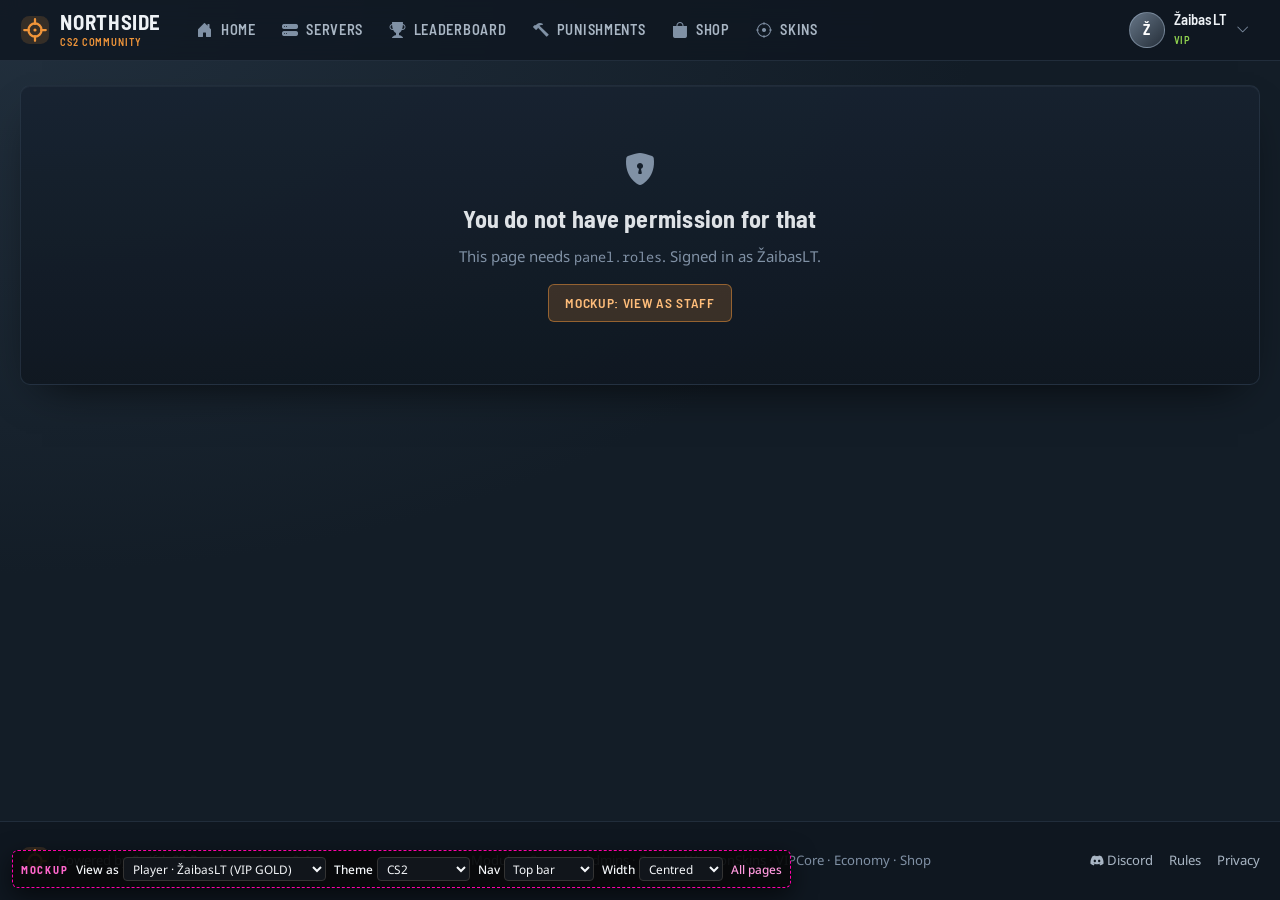
<file: design/mockups/admin-roles.html>
<!doctype html>
<html lang="en" data-bs-theme="dark">
<head>
  <meta charset="utf-8">
  <meta name="viewport" content="width=device-width, initial-scale=1">
  <title>Roles · SwiftlyS2 Panel mockup</title>
  <link rel="stylesheet" href="assets/vendor/bootstrap/bootstrap.min.css">
  <link rel="stylesheet" href="assets/vendor/bootstrap-icons/bootstrap-icons.min.css">
  <link rel="stylesheet" href="assets/css/fonts.css">
  <link rel="stylesheet" href="assets/css/panel.css">
  <script src="assets/js/sample-data.js"></script>
  <script src="assets/js/panel.js"></script>
  <style>
    .role-dot { width: 10px; height: 10px; border-radius: 50%; background: var(--c); box-shadow: 0 0 0 3px color-mix(in srgb, var(--c) 25%, transparent); flex-shrink: 0; }
    .perm { display: flex; gap: .6rem; align-items: flex-start; padding: .35rem .2rem; border-radius: var(--sp-radius); }
    .perm:hover { background: var(--sp-surface-hover); }
    .perm .mono { font-size: .78rem; }
    .link-row { display: grid; grid-template-columns: 190px minmax(0, 1fr) auto; gap: .5rem; align-items: center; }
    section[id] { scroll-margin-top: calc(var(--sp-sticky-top) + 4px); }
  </style>
</head>
<body>
<div id="sp-top"></div>
<main class="sp-container py-4" id="page"></main>
<div id="sp-foot"></div>
<script src="assets/vendor/bootstrap/bootstrap.bundle.min.js"></script>
<script>
(() => {
  SP.layout('admin');
  const { html, mount, data: D } = SP;
  const gate = SP.adminGate('panel.roles');
  if (gate) { mount('#page', gate); return; }

  const catalog = {
    Panel: [['panel.settings', 'General settings and connections'], ['panel.theme', 'Theme editor'], ['panel.layout', 'Layout: menu position and order, content width, page panels'], ['panel.modules', 'Enable and configure modules'],
      ['panel.roles', 'Roles and auto-assignment'], ['panel.users', 'Panel users'], ['panel.audit', 'Read the audit log']],
    Admins: [['admins.bans.create', 'Ban on one server'], ['admins.bans.create.global', 'Ban on every server'], ['admins.bans.lift', 'Unban, change length'],
      ['admins.comms.create', 'Gag, mute, silence'], ['admins.comms.create.global', 'Global gags and mutes'], ['admins.comms.lift', 'Ungag, unmute'],
      ['admins.ip.view', 'See IP addresses'], ['admins.sessions.view', 'See sessions and alts'], ['admins.admins.manage', 'Edit admins and groups'],
      ['admins.exclusions.manage', 'IP ban exclusions']],
    Ranks: [['ranks.settings', 'Ladder, seasons, table prefix'], ['ranks.reset', 'Reset a player (offline only)']],
    WeaponSkins: [['weaponskins.use', 'Use the skin changer'], ['weaponskins.manage', 'Item permissions, edit others'], ['weaponskins.catalog', 'Refresh the item catalog']],
    VIPCore: [['vipcore.manage', 'Grant, extend and remove VIP']],
    Economy: [['economy.manage', 'Adjust any wallet; removals only while offline']],
    Shop: [['shop.use', 'Buy, sell and gift on the web'], ['shop.ledger.view', 'Everyone\u2019s shop history and balances'], ['shop.credits.manage', 'Give and remove credits'],
      ['shop.items.manage', 'Grant and revoke items'], ['shop.catalog', 'Import the catalog, web sale per module']],
  };
  const sources = [['steamid', 'SteamID64'], ['admins.group', 'Admins group'], ['admins.permission', 'Admins permission'], ['vipcore.group', 'VIPCore group'],
    ['authenticated', 'Everyone signed in'], ['anonymous', 'Guests']];
  const itemDocs = {
    WeaponSkins: 'Weapon finishes', KnifeSkins: 'Knives and their finishes', GloveSkins: 'Gloves and their finishes', Stickers: 'Stickers on weapons',
    Keychains: 'Charms on weapons', Agents: 'Agents (keep showing without it)', MusicKits: 'Music kits (keep showing without it)', Graffiti: 'Graffiti and !spray',
    Patches: 'Agent patches', Pins: 'Scoreboard pins', Nametag: 'Name tags', Wear: 'Wear value', Seed: 'Pattern seed',
  };
  const roles = D.panel.roles.map((r) => ({ ...r, permissions: [...r.permissions], links: r.links.map((l) => ({ ...l })), gamePermissions: [...(r.gamePermissions ?? [])] }));
  let current = roles[2];
  let tester = D.meta.featured;
  const members = (role) => D.players.filter((p) => SP.rolesFor(p.steamId).some((r) => r.id === role.id));

  function editor() {
    const r = current;
    return html`<div class="sp-panel">
      <div class="row g-3 mb-2">
        <div class="col-md-5"><label class="form-label" for="r-name">Name</label><input class="form-control" id="r-name" value="${r.name}" ${r.system ? SP.raw('readonly') : ''}></div>
        <div class="col-6 col-md-3"><label class="form-label" for="r-color">Colour</label><input class="form-control form-control-color w-100" type="color" id="r-color" value="${r.color}"></div>
        <div class="col-6 col-md-4"><label class="form-label" for="r-weight">Weight</label><input class="form-control" type="number" id="r-weight" value="${r.weight}"><div class="form-text">Highest weight names the user.</div></div>
      </div>
      ${r.permissions.includes('*') ? html`<div class="sp-callout tone-gold mb-3"><i class="bi bi-stars"></i><div><strong>Owner.</strong> <span class="mono">*</span> grants every permission, now and for modules installed later.</div></div>` : ''}
      <h3 class="sp-section-title mt-3">Panel permissions <small>exact keys, or a prefix ending in .* — SwiftlyS2's own rule</small></h3>
      <div class="row g-3">${Object.entries(catalog).filter(([g]) => g === 'Panel' || SP.modules.enabled(g.toLowerCase())).map(([group, perms]) => html`
        <div class="col-md-6 col-xl-4"><div class="d-flex justify-content-between align-items-center mb-1"><span class="sp-stat-label">${group}</span>
          <label class="fs-8 text-faint"><input class="form-check-input me-1" type="checkbox" data-wild="${perms[0][0].split('.')[0]}.*" ${r.permissions.includes(`${perms[0][0].split('.')[0]}.*`) ? SP.raw('checked') : ''}>${perms[0][0].split('.')[0]}.*</label></div>
          ${perms.map(([p, d]) => {
            const via = !r.permissions.includes(p) && SP.hasAny(r.permissions, p);
            return html`<label class="perm"><input class="form-check-input mt-1" type="checkbox" data-perm="${p}" ${SP.hasAny(r.permissions, p) ? SP.raw('checked') : ''} ${via ? SP.raw('disabled') : ''}>
              <span><span class="mono d-block">${p}</span><span class="fs-8 text-faint">${d}${via ? ' · via wildcard' : ''}</span></span></label>`;
          })}</div>`)}</div>
      <h3 class="sp-section-title mt-4">Game permissions <small>what WeaponSkins' ItemPermissions and shop items' RequiredPermission check, e.g. vip</small></h3>
      <div class="d-flex flex-wrap gap-2 align-items-center">${r.gamePermissions.map((g) => html`<span class="sp-chip code">${g} <span class="x" data-rmgame="${g}">&times;</span></span>`)}
        <input class="form-control form-control-sm mono" style="width:160px" id="r-game" placeholder="add, e.g. vip"></div>
      <div class="fs-8 text-faint mt-1">Mirrors SwiftlyS2's <span class="mono">permissions.jsonc</span> for people who are not in the Admins tables. Admins' own permissions are read from the database.</div>
      <h3 class="sp-section-title mt-4">Assigned automatically to <small>evaluated at sign-in and every 10 minutes</small></h3>
      <div class="d-flex flex-column gap-2">${r.links.map((l, i) => html`<div class="link-row">
          <select class="form-select form-select-sm" data-link="${i}" data-field="source">${sources.map(([v, t]) => html`<option value="${v}" ${l.source === v ? SP.raw('selected') : ''}>${t}</option>`)}</select>
          ${l.source === 'admins.group' ? html`<select class="form-select form-select-sm" data-link="${i}" data-field="value">${D.admins.groups.map((g) => html`<option ${l.value === g.Name ? SP.raw('selected') : ''}>${g.Name}</option>`)}</select>`
            : l.source === 'vipcore.group' ? html`<select class="form-select form-select-sm" data-link="${i}" data-field="value">${D.vipcore.groups.map((g) => html`<option ${l.value === g.name ? SP.raw('selected') : ''}>${g.name}</option>`)}</select>`
            : ['authenticated', 'anonymous'].includes(l.source) ? html`<span class="fs-8 text-faint">no value</span>`
            : html`<input class="form-control form-control-sm mono" data-link="${i}" data-field="value" value="${l.value}">`}
          <button class="btn btn-ghost btn-sm" data-rmlink="${i}" aria-label="Remove"><i class="bi bi-x-lg"></i></button></div>`)}
        <div><button class="btn btn-sp btn-sm" data-addlink><i class="bi bi-plus-lg me-1"></i>Add rule</button></div></div>
      <div class="d-flex justify-content-between align-items-center mt-4">
        ${r.system ? html`<span class="fs-8 text-faint">Built-in role: can be edited, not deleted.</span>` : html`<button class="btn btn-danger btn-sm" data-delete><i class="bi bi-trash3-fill me-1"></i>Delete role</button>`}
        <button class="btn btn-solid" data-save>Save role</button></div>
    </div>`;
  }

  function testerHtml() {
    const roles = SP.rolesFor(tester).sort((a, b) => b.weight - a.weight);
    const perms = SP.permissionsFor(tester);
    const game = SP.gamePermissionsFor(tester);
    return html`<div class="sp-panel">
      <label class="form-label" for="t-player">Player</label>
      <select class="form-select mb-3" id="t-player">${D.players.map((p) => html`<option value="${p.steamId}" ${p.steamId === tester ? SP.raw('selected') : ''}>${p.name}</option>`)}</select>
      <div class="d-flex flex-wrap gap-1 mb-2">${roles.map((r) => html`<span class="sp-pill" style="--hue:${r.color}">${r.name}</span>`)}</div>
      <div class="sp-stat-label mt-2 mb-1">Panel permissions</div>
      <div class="d-flex flex-wrap gap-1 mb-2">${perms.map((p) => html`<span class="sp-chip code">${p}</span>`)}</div>
      <div class="sp-stat-label mt-2 mb-1">Game permissions</div>
      <div class="d-flex flex-wrap gap-1 mb-3">${game.length ? game.map((p) => html`<span class="sp-chip code">${p}</span>`) : html`<span class="fs-8 text-faint">none</span>`}</div>
      <div class="sp-stat-label mb-1">WeaponSkins unlocks</div>
      <div class="d-flex flex-wrap gap-1">${Object.entries(D.weaponskins.itemPermissions).map(([k, v]) => {
        const ok = !v || SP.hasAny(game, v);
        return html`<span class="sp-pill ${ok ? 'tone-success' : 'tone-faint'}"><i class="bi bi-${ok ? 'check-lg' : 'lock-fill'}"></i>${k}</span>`;
      })}</div></div>`;
  }

  function render() {
    mount('#page', html`<section class="sp-shell">
      <div class="sp-shell-head"><div><span class="sp-eyebrow">Admin</span><h1 class="sp-title">Roles &amp; permissions</h1></div>
        <button class="btn btn-primary btn-sm" data-newrole><i class="bi bi-plus-lg me-1"></i>New role</button></div>
      <div class="sp-rule"></div>
      <div class="sp-shell-body"><div class="sp-locker">
        <aside class="sp-side">${SP.adminNav('roles')}</aside>
        <div class="min-w-0">
          <div class="row g-3 mb-4">
            <div class="col-xl-3"><h2 class="sp-section-title">Roles</h2>
              <div class="sp-rows">${roles.sort((a, b) => b.weight - a.weight).map((r) => html`<button class="sp-row text-start border-0 ${r === current ? 'chosen' : ''}" data-role="${r.id}">
                <span class="role-dot" style="--c:${r.color}"></span><span class="flex-grow-1"><span class="d-block fw-semibold">${r.name}</span><span class="sp-row-sub">weight ${r.weight}${r.system ? ' · built-in' : ''}</span></span>
                <span class="mono fs-8 text-faint">${members(r).length}</span></button>`)}</div></div>
            <div class="col-xl-6"><h2 class="sp-section-title">Edit role <small>${current.name}</small></h2>${editor()}</div>
            <div class="col-xl-3"><h2 class="sp-section-title">Permission tester</h2>${testerHtml()}
              <h2 class="sp-section-title mt-4">Members <small>${members(current).length}</small></h2>
              <div class="sp-rows">${members(current).slice(0, 8).map((p) => html`<div class="sp-row">${SP.playerLink(p.steamId, p.name)}</div>`)}</div></div>
          </div>
          ${SP.modules.enabled('weaponskins') ? html`<section id="itemperms">
            <h2 class="sp-section-title">WeaponSkins item permissions <small>mirror of [Main.ItemPermissions] in its config.toml</small></h2>
            <div class="sp-callout mb-3"><i class="bi bi-info-circle-fill"></i><div>Empty means everyone. Keep these equal to the plugin's: the web checks them before it writes, and the game
              re-applies its own rules when it loads the row, so a mismatch shows players options that do nothing in game.</div></div>
            <div class="row g-2">${Object.entries(D.weaponskins.itemPermissions).map(([k, v]) => html`<div class="col-md-6 col-xl-4"><div class="sp-panel d-flex align-items-center gap-2 py-2">
              <span class="flex-grow-1"><span class="mono d-block">${k}</span><span class="fs-8 text-faint">${itemDocs[k]}</span></span>
              <input class="form-control form-control-sm mono" style="width:110px" value="${v}" placeholder="everyone" aria-label="${k} permission"></div></div>`)}</div>
            <div class="text-end mt-3"><button class="btn btn-solid" data-save>Save item permissions</button></div>
          </section>` : ''}
        </div>
      </div></div></section>`);
    SP.tips();
  }

  document.addEventListener('click', (e) => {
    const t = e.target.closest('[data-role],[data-newrole],[data-addlink],[data-rmlink],[data-rmgame],[data-save],[data-delete]');
    if (!t) return;
    if (t.dataset.role) current = roles.find((r) => String(r.id) === t.dataset.role);
    else if ('newrole' in t.dataset) { current = { id: Date.now(), name: 'New role', color: '#5aaeff', weight: 10, system: false, permissions: [], links: [], gamePermissions: [] }; roles.push(current); }
    else if ('addlink' in t.dataset) current.links.push({ source: 'admins.group', value: D.admins.groups[0].Name });
    else if (t.dataset.rmlink) current.links.splice(Number(t.dataset.rmlink), 1);
    else if (t.dataset.rmgame) current.gamePermissions = current.gamePermissions.filter((g) => g !== t.dataset.rmgame);
    else if ('save' in t.dataset) return SP.toast('Saved', 'Written to sp_roles, sp_role_permissions and sp_role_links. Members are re-evaluated at their next request.', 'tone-success');
    else if ('delete' in t.dataset) { roles.splice(roles.indexOf(current), 1); current = roles[0]; }
    render();
  });
  document.addEventListener('change', (e) => {
    const t = e.target;
    if (t.dataset.perm) { current.permissions = t.checked ? [...current.permissions, t.dataset.perm] : current.permissions.filter((p) => p !== t.dataset.perm); render(); }
    else if (t.dataset.wild) { current.permissions = t.checked ? [...current.permissions.filter((p) => !p.startsWith(t.dataset.wild.slice(0, -1))), t.dataset.wild] : current.permissions.filter((p) => p !== t.dataset.wild); render(); }
    else if (t.dataset.link) { current.links[Number(t.dataset.link)][t.dataset.field] = t.value; if (t.dataset.field === 'source') current.links[Number(t.dataset.link)].value = ''; render(); }
    else if (t.id === 't-player') { tester = t.value; render(); }
    else if (t.id === 'r-color') { current.color = t.value; render(); }
  });
  document.addEventListener('keydown', (e) => {
    if (e.target.id === 'r-game' && e.key === 'Enter' && e.target.value.trim()) { current.gamePermissions.push(e.target.value.trim()); render(); }
  });
  render();
  if (location.hash) document.querySelector(location.hash)?.scrollIntoView();
})();
</script>
</body>
</html>
</file>
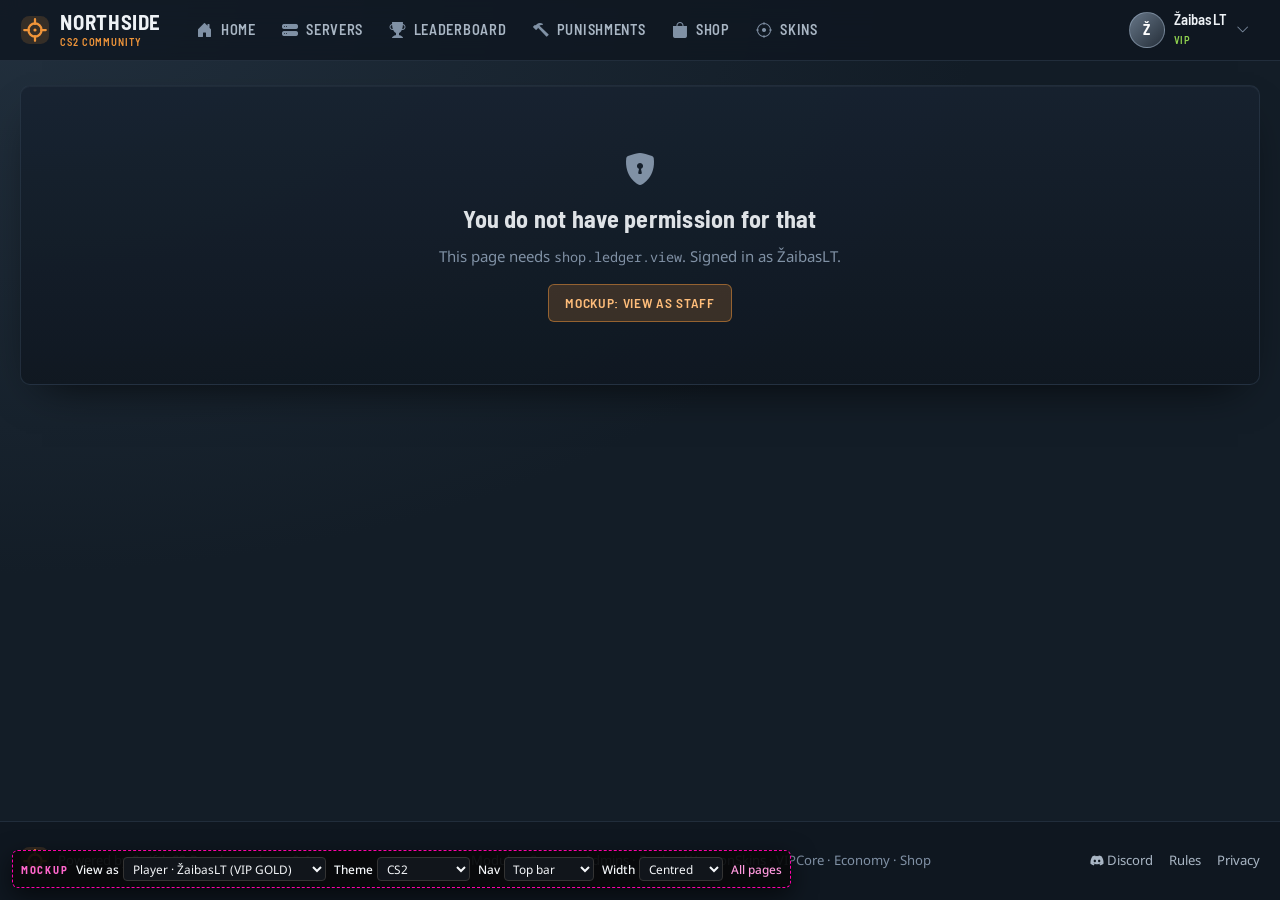
<file: design/mockups/admin-shop.html>
<!doctype html>
<html lang="en" data-bs-theme="dark">
<head>
  <meta charset="utf-8">
  <meta name="viewport" content="width=device-width, initial-scale=1">
  <title>Shop · Admin · SwiftlyS2 Panel mockup</title>
  <link rel="stylesheet" href="assets/vendor/bootstrap/bootstrap.min.css">
  <link rel="stylesheet" href="assets/vendor/bootstrap-icons/bootstrap-icons.min.css">
  <link rel="stylesheet" href="assets/css/fonts.css">
  <link rel="stylesheet" href="assets/css/panel.css">
  <script src="assets/js/sample-data.js"></script>
  <script src="assets/js/panel.js"></script>
  <style>
    .mini-art { width: 2.6rem; height: 1.9rem; display: inline-grid; place-items: center; vertical-align: middle; }
    .mini-art img { max-width: 100%; max-height: 100%; object-fit: contain; }
    .mini-art .sp-art { width: 1.9rem; } .mini-art .sp-art .bi { font-size: .85rem; }
  </style>
</head>
<body>
<div id="sp-top"></div>
<main class="sp-container py-4" id="page"></main>

<div id="sp-foot"></div>
<script src="assets/vendor/bootstrap/bootstrap.bundle.min.js"></script>
<script>
(() => {
  SP.layout('admin');
  const { html, mount, data: D, fmt } = SP;
  const gate = SP.adminGate('shop.ledger.view');
  if (gate) { mount('#page', gate); return; }

  const X = SP.shop, C = X.config;
  const tabs = [['ledger', 'journal-text', 'Ledger', 'shop.ledger.view'], ['adjust', 'sliders', 'Credits & items', 'shop.credits.manage'], ['catalog', 'box-seam-fill', 'Catalog', 'shop.catalog']];
  const tab = () => { const t = location.hash.slice(1); return tabs.some(([id]) => id === t) ? t : 'ledger'; };
  const filter = { action: 'all', web: false, q: '' };
  const byName = (a, b) => a.localeCompare(b, 'en', { sensitivity: 'base' });
  const tones = { purchase: 'tone-accent', sell: 'tone-success', credits_add: 'tone-gold', credits_subtract: 'tone-danger' };
  const nowS = Math.floor(SP.now / 1000);

  /** Kill rewards land as one row each; a player's consecutive ones within 15 minutes read as one line. */
  function grouped(rows) {
    const out = [];
    const open = new Map();
    for (const r of rows) {
      const plain = r.Action === 'credits_add' && !r.ItemId && r.PlayerId !== -1;
      const g = open.get(r.SteamId);
      if (plain && g && g.oldest - r.TimestampUnixSeconds <= 900) { g.count += 1; g.total += r.Amount; g.oldest = r.TimestampUnixSeconds; continue; }
      const entry = { ...r, count: 1, total: r.Amount, oldest: r.TimestampUnixSeconds };
      out.push(entry);
      if (plain) open.set(r.SteamId, entry); else open.delete(r.SteamId);
    }
    return out;
  }

  function ledgerTab() {
    const all = X.ledger();
    const day = all.filter((r) => nowS - r.TimestampUnixSeconds < 86400);
    const sum = (rows, action) => rows.filter((r) => r.Action === action).reduce((n, r) => n + r.Amount, 0);
    const rows = grouped(all.filter((r) => (filter.action === 'all' || r.Action === filter.action) && (!filter.web || r.PlayerId === -1)
      && (!filter.q || r.PlayerName.toLowerCase().includes(filter.q) || String(r.SteamId) === filter.q || (r.ItemId ?? '').includes(filter.q))));
    const chips = [['all', 'All'], ['purchase', 'Purchases'], ['sell', 'Sales'], ['credits_add', 'Credits added'], ['credits_subtract', 'Credits removed']];
    return html`<div class="sp-kpis mb-3">
        <div class="sp-kpi tone-accent"><i class="bi bi-cart-fill"></i><div class="sp-stat"><span class="sp-stat-value">${day.filter((r) => r.Action === 'purchase').length}</span><span class="sp-stat-label">Purchases · 24h</span></div></div>
        <div class="sp-kpi tone-danger"><i class="bi bi-coin"></i><div class="sp-stat"><span class="sp-stat-value">${fmt.num(sum(day, 'purchase'))}</span><span class="sp-stat-label">Credits spent · 24h</span></div></div>
        <div class="sp-kpi tone-gold"><i class="bi bi-coin"></i><div class="sp-stat"><span class="sp-stat-value">${fmt.num(sum(day, 'credits_add'))}</span><span class="sp-stat-label">Credits added · 24h</span></div></div>
        <div class="sp-kpi tone-info"><i class="bi bi-globe2"></i><div class="sp-stat"><span class="sp-stat-value">${all.filter((r) => r.PlayerId === -1).length}</span><span class="sp-stat-label">Rows from the web</span></div></div>
      </div>
      <div class="d-flex flex-wrap gap-2 align-items-center mb-3">
        ${chips.map(([id, l]) => html`<button class="sp-chip ${filter.action === id ? 'active' : ''}" data-action="${id}">${l}</button>`)}
        <div class="form-check form-switch m-0 ms-2"><input class="form-check-input" type="checkbox" id="f-web" ${filter.web ? SP.raw('checked') : ''}><label class="form-check-label fs-8" for="f-web">Web only</label></div>
        <div class="sp-search ms-auto" style="width:240px"><i class="bi bi-search"></i><input class="form-control form-control-sm" id="f-q" value="${filter.q}" placeholder="Player, SteamID or item id"></div>
      </div>
      <div class="sp-table-wrap fit"><table class="sp-table compact hover"><thead><tr><th>When</th><th>Player</th><th>Entry</th><th class="r">Credits</th><th class="r opt-1">Balance after</th><th class="r">Where</th></tr></thead><tbody>
        ${rows.slice(0, 40).map((r) => html`<tr><td class="fs-7 text-muted2" title="${fmt.date(r.TimestampUnixSeconds * 1000)}">${fmt.ago(r.TimestampUnixSeconds * 1000)}</td>
          <td>${SP.playerLink(String(r.SteamId), r.PlayerName)}</td>
          <td><span class="sp-pill ${tones[r.Action]}">${X.actionLabel[r.Action]}${r.count > 1 ? ` ×${r.count}` : ''}</span>${r.ItemDisplayName ? html` <span class="ms-1">${r.ItemDisplayName}</span>` : ''}</td>
          <td class="r sp-display fs-6 ${X.delta(r) > 0 ? 'text-success2' : 'text-danger2'}">${X.delta(r) > 0 ? '+' : '−'}${fmt.num(r.count > 1 ? r.total : r.Amount)}</td>
          <td class="r opt-1 text-muted2">${fmt.num(r.BalanceAfter)}</td>
          <td class="r">${r.PlayerId === -1 ? html`<span class="sp-badge tone-info">Web</span>` : html`<span class="sp-badge tone-muted" title="Player slot ${r.PlayerId}">In game</span>`}</td></tr>`)}
      </tbody></table></div>
      <div class="d-flex justify-content-between fs-8 text-faint mt-2"><span><span class="mono">shopcore_ledger</span> · ${fmt.num(all.length)} rows · Ledger.Persistence → ${C.Ledger.Persistence.Provider} on <span class="mono">${C.Ledger.Persistence.ConnectionName}</span></span>
        <span>The starting balance and timed income bypass the ledger.</span></div>`;
  }

  const players = [...D.players].sort((a, b) => byName(a.name, b.name));
  const pick = { player: D.meta.featured, item: 'parachute_basic_hourly' };
  function presencePill(sid) {
    const p = X.presence(sid);
    return p.online ? html`<span class="sp-pill tone-success"><span class="sp-dot live"></span>On ${SP.serverShort(p.server)}</span>`
      : html`<span class="sp-pill tone-faint"><i class="bi bi-moon-stars"></i>Off the servers</span>`;
  }

  function adjustTab() {
    const sid = pick.player;
    const online = X.presence(sid).online;
    const owned = X.owned(sid).filter((x) => x.st.owned);
    const grantable = X.items.filter((i) => i.is_equipable && i.type !== 'Consumable' && i.module !== 'Shop_VIP').sort((a, b) => byName(a.display_name, b.display_name));
    const canCredits = SP.can('shop.credits.manage');
    const canItems = SP.can('shop.items.manage');
    return html`<div class="sp-panel mb-3 d-flex flex-wrap gap-3 align-items-center">
        <div style="min-width:240px"><label class="form-label" for="a-player">Player</label>
          <select class="form-select" id="a-player">${players.map((p) => html`<option value="${p.steamId}" ${p.steamId === sid ? SP.raw('selected') : ''}>${p.name}</option>`)}</select></div>
        <div class="sp-kpi tone-gold"><i class="bi bi-coin"></i><div class="sp-stat"><span class="sp-stat-value">${fmt.num(X.credits(sid))}</span><span class="sp-stat-label">Credits</span></div></div>
        <div>${presencePill(sid)}</div>
      </div>
      ${online ? html`<div class="sp-callout tone-caution mb-3"><i class="bi bi-controller"></i><div><strong>${SP.playerName(sid)} is playing.</strong> Credits can still be added: Economy saves only what changed in game, so the web's credits survive, and the player sees them after rejoining.
        Removing credits and granting, revoking or selling items wait until they leave. Until then Economy would let them spend credits already taken, and ShopCore would not see the item.</div></div>` : ''}
      <div class="row g-3">
        <div class="col-xl-6"><div class="sp-panel h-100 ${canCredits ? '' : 'opacity-50'}">
          <h3 class="sp-section-title">Credits <small>like !givecredits and !removecredits</small></h3>
          <form id="f-credits" class="d-flex flex-column gap-3" novalidate>
            <div class="sp-tabs"><label class="sp-tab active"><input class="d-none" type="radio" name="c-op" value="add" checked><i class="bi bi-plus-lg"></i>Give</label>
              <label class="sp-tab"><input class="d-none" type="radio" name="c-op" value="remove"><i class="bi bi-dash-lg"></i>Remove</label></div>
            <div><label class="form-label" for="c-amount">Credits</label><input class="form-control" id="c-amount" type="number" min="1" step="1" value="500"
              ${canCredits ? '' : SP.raw('disabled')}><div class="form-text">Whole credits. ${C.AdminAdjustments.ClampRemovalToAvailableBalance
                ? 'Removing more than the balance takes the whole balance' : 'Removing more than the balance is refused'} (ClampRemovalToAvailableBalance).</div></div>
            <div><label class="form-label" for="c-reason">Reason <span class="text-faint">· audit log only</span></label><input class="form-control" id="c-reason" placeholder="Tournament prize" ${canCredits ? '' : SP.raw('disabled')}></div>
            <div class="text-end"><button class="btn btn-solid" ${canCredits ? '' : SP.raw('disabled')}><i class="bi bi-check2-circle me-1"></i>Apply</button></div>
          </form></div></div>
        <div class="col-xl-6"><div class="sp-panel h-100 ${canItems ? '' : 'opacity-50'}">
          <h3 class="sp-section-title">Items <small>granted free, no ledger row</small></h3>
          <form id="f-items" class="d-flex flex-column gap-3" novalidate>
            <div><label class="form-label" for="i-item">Grant</label>
              <select class="form-select" id="i-item" ${canItems ? '' : SP.raw('disabled')}>${grantable.map((i) => html`<option value="${i.item_id}" ${i.item_id === pick.item ? SP.raw('selected') : ''} ${X.state(sid, i).owned ? SP.raw('disabled') : ''}>${i.display_name}${X.state(sid, i).owned ? ' · owned' : ''}</option>`)}</select>
              <div class="form-text">Arrives unequipped; a timed item's clock starts when it is equipped in game.</div></div>
            <div class="text-end"><button class="btn btn-solid" ${canItems && !online ? '' : SP.raw('disabled')}><i class="bi bi-gift-fill me-1"></i>Grant</button></div>
          </form>
          <div class="sp-stat-label mt-3 mb-1">Owned</div>
          <div class="sp-rows">${owned.length ? owned.map(({ item: i, st }) => html`<div class="sp-row"><span class="mini-art">${X.art(i)}</span>
            <span class="flex-grow-1 min-w-0 text-truncate">${i.display_name} <span class="fs-8 text-faint">${st.enabled ? '· equipped' : ''}${st.unstarted ? ' · not started' : st.expireAt ? ` · ${fmt.span(st.expireAt * 1000 - SP.now)} left` : ''}</span></span>
            <button class="btn btn-ghost btn-sm" data-revoke="${i.item_id}" ${canItems && !online ? '' : SP.raw('disabled')} title="Revoke, no refund"><i class="bi bi-x-lg"></i></button></div>`)
            : html`<div class="sp-panel empty">Owns nothing from the shop</div>`}</div>
        </div></div>
      </div>
      <div class="fs-8 text-faint mt-3">Every change goes to <span class="mono">sp_audit_log</span>. Credit changes also write a <span class="mono">shopcore_ledger</span> row with PlayerId −1, so the in-game history shows them.</div>`;
  }

  function catalogTab() {
    const sources = D.shop.sources;
    const webState = (i) => { const [ok, why] = X.canBuy(null, i); return ok || why === 'Sign in to buy' ? html`<span class="sp-badge tone-success">Web + game</span>` : html`<span class="sp-badge tone-muted" title="${why}" data-bs-toggle="tooltip">Game only</span>`; };
    const items = [...X.items].sort((a, b) => byName(a.category, b.category) || a.price - b.price || byName(a.display_name, b.display_name));
    // Items the web could ever sell: what ShopCore tracks as owned, for both teams.
    const sellable = (m) => X.items.filter((i) => i.module === m && i.enabled && i.is_equipable && i.type !== 'Consumable' && i.team === 'Any' && m !== 'Shop_VIP').length;
    return html`<div class="sp-callout mb-3"><i class="bi bi-info-circle-fill"></i><div>ShopCore builds its catalog in memory from what the modules register; no table holds it.
        The panel imports the modules' item configs instead: <span class="mono">configs/plugins/ShopCore/modules/*.jsonc</span>, plus <span class="mono">configs/plugins/Shop_PlayerModels/config.jsonc</span>, which keeps its own.
        Re-import after editing them on the server.</div></div>
      <div class="d-flex flex-wrap gap-2 align-items-center mb-2"><span class="fs-8 text-faint">Imported ${fmt.ago(D.shop.importedAt)} · ${X.items.length} items from ${sources.length} files</span>
        <button class="btn btn-primary btn-sm ms-auto" data-import><i class="bi bi-upload me-1"></i>Import config files</button></div>
      <div class="sp-table-wrap mb-4"><table class="sp-table compact"><thead><tr><th>File</th><th>Module</th><th class="r">Items</th><th>Sold on the web</th></tr></thead><tbody>
        ${sources.map((s) => html`<tr><td class="mono fs-8">${s.file}</td><td>${s.module}</td><td class="r">${s.items || html`<span class="text-faint">—</span>`}</td>
          <td>${!s.items ? html`<span class="fs-8 text-faint">${s.module === 'Shop_Rewards' ? 'Reward amounts, shown on the shop page' : 'No items'}</span>`
            : s.module === 'Shop_VIP' ? html`<span class="fs-8 text-faint">Never: VIPCore applies it in game</span>`
            : !sellable(s.module) ? html`<span class="fs-8 text-faint">Never: its items take effect when bought</span>`
            : html`<div class="form-check form-switch m-0"><input class="form-check-input" type="checkbox" data-websale="${s.module}" ${D.shop.webSale[s.module] ? SP.raw('checked') : ''} aria-label="Sell ${s.module} items on the web"></div>`}</td></tr>`)}
      </tbody></table></div>
      <h3 class="sp-section-title">Items <small>as imported · ShopCore's own order: category, then price</small></h3>
      <div class="sp-table-wrap mb-4"><table class="sp-table compact"><thead><tr><th></th><th>Item</th><th>Category</th><th class="r">Price</th><th class="r">Sells for</th><th class="r">Duration</th><th>Rules</th><th>Where</th></tr></thead><tbody>
        ${items.map((i) => html`<tr><td><span class="mini-art">${X.art(i)}</span></td><td><div>${i.display_name}</div><div class="mono fs-8 text-faint">${i.item_id}</div></td>
          <td class="fs-7 text-muted2">${X.path(i).filter(Boolean).join(' › ')}</td><td class="r sp-display text-gold">${fmt.num(i.price)}</td>
          <td class="r fs-7">${i.is_equipable && i.can_be_sold && i.type !== 'Consumable' ? fmt.num(X.sellPrice(i)) : html`<span class="text-faint">—</span>`}</td>
          <td class="r fs-7">${i.type === 'Consumable' ? html`<span class="text-faint">once</span>` : X.duration(i.duration_seconds)}</td>
          <td>${i.team !== 'Any' ? html`<span class="sp-badge tone-${i.team.toLowerCase()} me-1">${i.team}</span>` : ''}${i.required_permission ? html`<span class="sp-chip code">${i.required_permission}</span>` : ''}${i.type === 'Consumable' ? html`<span class="sp-badge tone-muted">Consumable</span>` : ''}</td>
          <td>${webState(i)}</td></tr>`)}
      </tbody></table></div>
      <h3 class="sp-section-title">ShopCore settings <small>mirrored from shopcore.jsonc, which the web cannot read</small></h3>
      <div class="sp-panel"><div class="row g-3">
        <div class="col-md-4"><label class="form-label" for="s-wallet">Main.Credits.WalletName</label><input class="form-control mono" id="s-wallet" value="${C.WalletName}"></div>
        <div class="col-md-4"><label class="form-label" for="s-ratio">Main.Behavior.DefaultSellRefundRatio</label><input class="form-control mono" id="s-ratio" type="number" step="0.05" min="0" max="1" value="${C.Behavior.DefaultSellRefundRatio}"></div>
        <div class="col-md-4"><label class="form-label" for="s-min">Main.Credits.Transfer.MinimumAmount</label><input class="form-control mono" id="s-min" type="number" min="1" value="${C.Transfer.MinimumAmount}"></div>
        <div class="col-12 d-flex flex-wrap gap-4">
          <div class="form-check form-switch"><input class="form-check-input" type="checkbox" id="s-sell" ${C.Behavior.AllowSelling ? SP.raw('checked') : ''}><label class="form-check-label" for="s-sell">Main.Behavior.AllowSelling</label></div>
          <div class="form-check form-switch"><input class="form-check-input" type="checkbox" id="s-gift" ${C.Transfer.Enabled ? SP.raw('checked') : ''}><label class="form-check-label" for="s-gift">Main.Credits.Transfer.Enabled</label></div>
          <div class="form-check form-switch"><input class="form-check-input" type="checkbox" id="s-self" ${C.Transfer.AllowSelfTransfer ? SP.raw('checked') : ''}><label class="form-check-label" for="s-self">Main.Credits.Transfer.AllowSelfTransfer</label></div>
          <div class="form-check form-switch"><input class="form-check-input" type="checkbox" id="s-clamp" ${C.AdminAdjustments.ClampRemovalToAvailableBalance ? SP.raw('checked') : ''}><label class="form-check-label" for="s-clamp">Main.Credits.AdminAdjustments.ClampRemovalToAvailableBalance</label></div>
        </div>
        <div class="col-12 d-flex justify-content-between align-items-center"><span class="fs-8 text-faint">Keep these equal to the server's file: they decide what the web sells, refunds and lets players gift.</span>
          <button class="btn btn-solid" data-save>Save settings</button></div>
      </div></div>`;
  }

  function render() {
    const t = tab();
    const visible = tabs.filter(([, , , perm]) => SP.can(perm));
    const active = visible.some(([id]) => id === t) ? t : visible[0][0];
    mount('#page', html`<section class="sp-shell">
      <div class="sp-shell-head"><div><span class="sp-eyebrow">Admin · ShopCore</span><h1 class="sp-title">Shop</h1></div>
        <div class="d-flex flex-wrap gap-2"><span class="sp-pill lg tone-muted">Wallet ${C.WalletName}</span><span class="sp-pill lg tone-muted">Ledger · FreeSql(${C.Ledger.Persistence.Provider})</span></div></div>
      <div class="sp-rule"></div>
      <div class="sp-shell-body"><div class="sp-locker">
        <aside class="sp-side">${SP.adminNav('shop')}</aside>
        <div class="min-w-0">
          <div class="sp-tabs mb-3">${visible.map(([id, icon, l]) => html`<a class="sp-tab ${active === id ? 'active' : ''}" href="#${id}"><i class="bi bi-${icon}"></i>${l}</a>`)}</div>
          ${{ ledger: ledgerTab, adjust: adjustTab, catalog: catalogTab }[active]()}
        </div>
      </div></div></section>`);
    SP.tips();
  }

  /* Mockup writes, the rows the panel would write; gone on reload. */
  const wallet = (sid) => D.economy.balance.find((b) => b.steam_id === sid && b.wallet_kind === C.WalletName) ?? (D.economy.balance.push({ steam_id: sid, wallet_kind: C.WalletName, balance: 0 }), D.economy.balance.at(-1));
  const ledgerRow = (sid, action, amount) => D.shop.shopcore_ledger.push({ Id: Math.max(...D.shop.shopcore_ledger.map((r) => r.Id)) + 1, TimestampUnixSeconds: nowS, SteamId: sid,
    PlayerId: -1, PlayerName: SP.playerName(sid), Action: action, Amount: amount, BalanceAfter: wallet(sid).balance, ItemId: null, ItemDisplayName: null });
  const editCookies = (sid, change) => {
    let row = X.cookieRow(sid);
    if (!row) D.shop.PlayerCookies.push(row = { Id: Math.max(...D.shop.PlayerCookies.map((r) => r.Id)) + 1, SteamId64: sid, Data: '{}' });
    const data = JSON.parse(row.Data); change(data); row.Data = JSON.stringify(data);
  };

  document.addEventListener('click', (e) => {
    const t = e.target.closest('[data-action],[data-revoke],[data-import],[data-save],label.sp-tab');
    if (!t) return;
    if (t.dataset.action) { filter.action = t.dataset.action; render(); }
    else if (t.dataset.revoke) {
      const i = X.item(t.dataset.revoke);
      editCookies(pick.player, (d) => ['owned', 'enabled', 'expireat'].forEach((k) => delete d[`shopcore:item:${k}:${i.item_id.toLowerCase()}`]));
      SP.toast('Revoked', `${i.display_name} · ${SP.playerName(pick.player)} · no refund`, 'tone-danger'); render();
    } else if (t.dataset.import !== undefined) { SP.toast('Import', 'Choose the .jsonc files; the panel shows what changed before saving.', 'tone-info'); }
    else if (t.dataset.save !== undefined) {
      const v = (id) => document.getElementById(id), walletName = v('s-wallet').value.trim(), ratio = Number(v('s-ratio').value), min = Number(v('s-min').value);
      if (!walletName || !(ratio >= 0 && ratio <= 1) || !Number.isInteger(min) || min < 1) return SP.toast('Not saved', 'A wallet name, a refund ratio from 0 to 1 and a whole minimum gift from 1.', 'tone-danger');
      C.WalletName = walletName;
      Object.assign(C.Behavior, { DefaultSellRefundRatio: ratio, AllowSelling: v('s-sell').checked });
      Object.assign(C.Transfer, { MinimumAmount: min, Enabled: v('s-gift').checked, AllowSelfTransfer: v('s-self').checked });
      C.AdminAdjustments.ClampRemovalToAvailableBalance = v('s-clamp').checked;
      SP.toast('Saved', 'ShopCore settings mirrored', 'tone-success'); render();
    }
    else if (t.matches('label.sp-tab')) { t.parentElement.querySelectorAll('.sp-tab').forEach((x) => x.classList.toggle('active', x === t)); }
  });
  document.addEventListener('change', (e) => {
    if (e.target.id === 'a-player') { pick.player = e.target.value; render(); }
    if (e.target.id === 'i-item') pick.item = e.target.value;
    if (e.target.id === 'f-web') { filter.web = e.target.checked; render(); }
    if (e.target.dataset.websale) { D.shop.webSale[e.target.dataset.websale] = e.target.checked; SP.toast('Saved', `${e.target.dataset.websale}: ${e.target.checked ? 'sold on the web too' : 'game only'}`, 'tone-success'); render(); }
  });
  document.addEventListener('input', (e) => {
    if (e.target.id === 'f-q') { filter.q = e.target.value.trim().toLowerCase(); const pos = e.target.selectionStart; render(); const q = document.getElementById('f-q'); q.focus(); q.setSelectionRange(pos, pos); }
  });
  document.addEventListener('submit', (e) => {
    e.preventDefault();
    const sid = pick.player;
    const online = X.presence(sid).online;
    if (e.target.id === 'f-credits') {
      const op = e.target.querySelector('input[name="c-op"]:checked').value;
      const amount = Number(document.getElementById('c-amount').value);
      if (!Number.isInteger(amount) || amount < 1) return SP.toast('Not applied', 'Use a whole number of credits.', 'tone-danger');
      if (op === 'remove' && online) return SP.toast('Not applied', `${SP.playerName(sid)} is playing: remove credits after they leave.`, 'tone-caution');
      const balance = X.credits(sid);
      if (op === 'remove' && balance <= 0) return SP.toast('Not applied', `${SP.playerName(sid)} has no credits.`, 'tone-caution');
      if (op === 'remove' && amount > balance && !C.AdminAdjustments.ClampRemovalToAvailableBalance) return SP.toast('Not applied', `${SP.playerName(sid)} has only ${fmt.num(balance)} credits.`, 'tone-caution');
      const taken = op === 'remove' ? Math.min(amount, balance) : amount;
      wallet(sid).balance += op === 'add' ? taken : -taken;
      ledgerRow(sid, op === 'add' ? 'credits_add' : 'credits_subtract', taken);
      SP.toast(op === 'add' ? 'Credits given' : 'Credits removed', `${op === 'add' ? '+' : '−'}${fmt.num(taken)} · ${SP.playerName(sid)} now has ${fmt.num(wallet(sid).balance)}`, 'tone-success');
      render();
    }
    if (e.target.id === 'f-items') {
      const i = X.item(document.getElementById('i-item').value);
      if (online) return;
      editCookies(sid, (d) => { d[`shopcore:item:owned:${i.item_id.toLowerCase()}`] = true; });
      SP.toast('Granted', `${i.display_name} · ${SP.playerName(sid)} · unequipped`, 'tone-success');
      render();
    }
  });
  window.addEventListener('hashchange', render);
  render();
})();
</script>
</body>
</html>
</file>
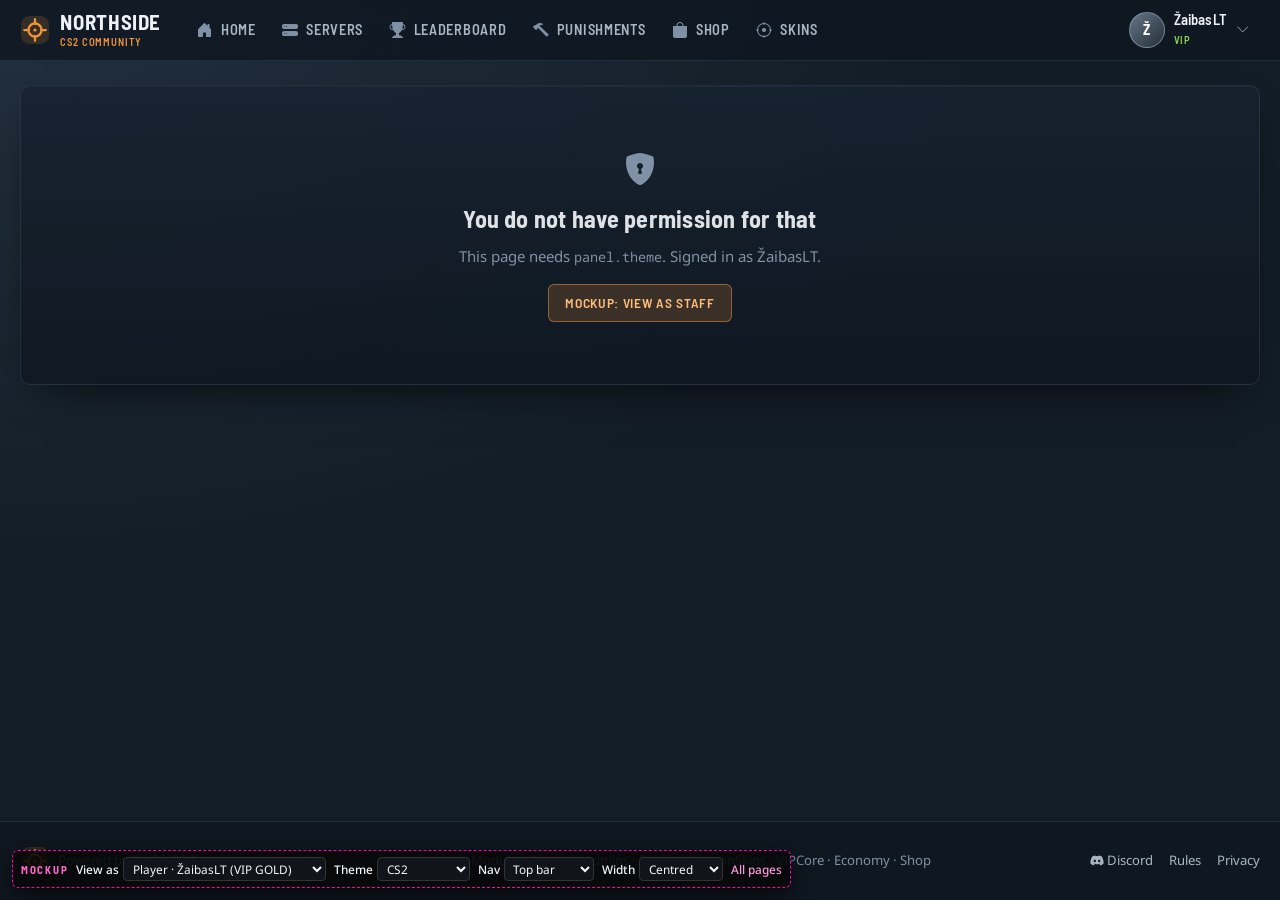
<file: design/mockups/admin-theme.html>
<!doctype html>
<html lang="en" data-bs-theme="dark">
<head>
  <meta charset="utf-8">
  <meta name="viewport" content="width=device-width, initial-scale=1">
  <title>Theme · SwiftlyS2 Panel mockup</title>
  <link rel="stylesheet" href="assets/vendor/bootstrap/bootstrap.min.css">
  <link rel="stylesheet" href="assets/vendor/bootstrap-icons/bootstrap-icons.min.css">
  <link rel="stylesheet" href="assets/css/fonts.css">
  <link rel="stylesheet" href="assets/css/panel.css">
  <script src="assets/js/sample-data.js"></script>
  <script src="assets/js/panel.js"></script>
  <style>
    .preset { display: flex; flex-direction: column; gap: .45rem; padding: .7rem; text-align: left; background: var(--sp-surface-row); border: 1px solid var(--sp-edge); border-radius: var(--sp-radius); color: var(--sp-text); }
    .preset:hover { border-color: var(--sp-accent-half); }
    .preset.active { border-color: var(--sp-accent); box-shadow: inset 0 0 0 1px var(--sp-accent); }
    .preset .strip { display: flex; height: 22px; border-radius: var(--sp-radius-sm); overflow: hidden; }
    .preset .strip i { flex: 1; }
    .tok { display: grid; grid-template-columns: 44px minmax(0, 1fr) 96px; gap: .6rem; align-items: center; padding: .35rem 0; border-bottom: 1px solid var(--sp-edge-soft); }
    .tok input[type=color] { width: 44px; height: 32px; padding: 2px; }
    .tok .hex { font: 500 .78rem var(--sp-font-mono); }
    .preview { position: sticky; top: var(--sp-sticky-top); }
  </style>
</head>
<body>
<div id="sp-top"></div>
<main class="sp-container py-4" id="page"></main>
<div id="sp-foot"></div>
<script src="assets/vendor/bootstrap/bootstrap.bundle.min.js"></script>
<script>
(() => {
  SP.layout('admin');
  const { html, mount, data: D } = SP;
  const gate = SP.adminGate('panel.theme');
  if (gate) { mount('#page', gate); return; }

  const root = document.documentElement;
  const groups = [
    ['Brand', 'One accent carries every interaction; swapping it re-themes the panel.', [['--sp-accent', 'Accent', 'selection, the active entry, your own pick'], ['--sp-accent-strong', 'Accent strong', 'accent text on a dark ground']]],
    ['Signals', 'One job per hue.', [['--sp-gold', 'Gold', 'values, prices, the leader'], ['--sp-gold-deep', 'Gold deep', 'darker gold for small type'], ['--sp-info', 'Info', 'counters and meters'],
      ['--sp-success', 'Success', 'good state, lifted'], ['--sp-caution', 'Caution', 'between good and bad'], ['--sp-danger', 'Danger', 'active punishment, destructive'], ['--sp-legend', 'Legend', 'a tier above gold']]],
    ['Teams', '', [['--sp-t', 'Terrorist', ''], ['--sp-ct', 'Counter-Terrorist', '']]],
    ['Surfaces', "CS2's slate blue by default; keep them dark so the hues carry the colour.", [['--sp-bg', 'Page', ''], ['--sp-surface', 'Surface', 'inputs, badges'], ['--sp-surface-raised', 'Raised', 'shell top'],
      ['--sp-surface-row', 'Row', 'rows and controls'], ['--sp-surface-hover', 'Hover', ''], ['--sp-edge', 'Hairline', 'borders'], ['--sp-tile', 'Tile top', ''], ['--sp-tile-deep', 'Tile foot', '']]],
    ['Text', '', [['--sp-text', 'Text', ''], ['--sp-text-muted', 'Muted', ''], ['--sp-text-faint', 'Faint', '']]],
  ];
  const advanced = [
    ['Rarity', [...Array(10)].map((_, i) => [`--sp-rarity-${i + 1}`, `Rarity ${i + 1}`])],
    ['Wear', [['--sp-wear-fn', 'Factory New'], ['--sp-wear-mw', 'Minimal Wear'], ['--sp-wear-ft', 'Field-Tested'], ['--sp-wear-ww', 'Well-Worn'], ['--sp-wear-bs', 'Battle-Scarred']]],
    ['CS Rating bands', [...Array(7)].map((_, i) => [`--sp-rating-${i}`, `${i * 5}k+`])],
  ];
  const state = SP.theme.current();
  const tokens = { ...state.tokens };
  const read = (k) => (tokens[k] ?? getComputedStyle(root).getPropertyValue(k)).trim();

  function set(k, v) {
    tokens[k] = v;
    state.preset = 'custom';
    SP.theme.apply({ [k]: v });
    renderSide();
  }

  const tok = ([k, label, hint]) => html`<div class="tok"><input type="color" class="form-control form-control-color" value="${read(k)}" data-tok="${k}" aria-label="${label}">
    <span class="min-w-0"><span class="d-block fs-7 fw-semibold">${label}</span>${hint ? html`<span class="fs-8 text-faint">${hint}</span>` : ''}</span>
    <input class="form-control form-control-sm hex" value="${read(k)}" data-hex="${k}" aria-label="${label} hex"></div>`;

  function contrast() {
    const pairs = [['Text on page', '--sp-text', '--sp-bg'], ['Muted on row', '--sp-text-muted', '--sp-surface-row'], ['Faint on row', '--sp-text-faint', '--sp-surface-row'],
      ['Accent on page', '--sp-accent', '--sp-bg'], ['Ink on accent', null, '--sp-accent'], ['Gold on surface', '--sp-gold', '--sp-surface']];
    return pairs.map(([label, fg, bg]) => {
      const f = fg ? read(fg) : getComputedStyle(root).getPropertyValue('--sp-on-accent').trim();
      const r = SP.theme.contrast(f, read(bg));
      const grade = r >= 7 ? ['AAA', 'tone-success'] : r >= 4.5 ? ['AA', 'tone-success'] : r >= 3 ? ['AA large', 'tone-caution'] : ['Fail', 'tone-danger'];
      return html`<div class="d-flex align-items-center gap-2 py-1"><span class="flex-grow-1 fs-7">${label}</span><span class="mono fs-8">${r.toFixed(1)}:1</span><span class="sp-pill ${grade[1]}">${grade[0]}</span></div>`;
    });
  }

  function renderSide() {
    mount('#contrast', contrast());
    document.querySelectorAll('.preset').forEach((el) => el.classList.toggle('active', el.dataset.preset === state.preset));
    const badge = document.getElementById('preset-name');
    if (badge) badge.textContent = state.preset === 'custom' ? 'Custom' : SP.theme.presets[state.preset].label;
  }

  function preview() {
    const ak = D.catalog.paintkits.weapon_ak47;
    const pick = [ak.find((p) => p.paint === 282), ak.find((p) => p.paint === 180)];
    return html`<div class="sp-shell preview">
      <div class="sp-shell-head"><div><span class="sp-eyebrow">Preview</span><h2 class="sp-title fs-4">Your rank</h2></div>${SP.ranks.rating(12310)}</div>
      <div class="sp-rule"></div>
      <div class="sp-shell-body">
        <div class="d-flex flex-column gap-1 mb-3"><button class="sp-side-item active"><i class="bi bi-trophy-fill"></i>My rank</button><button class="sp-side-item"><i class="bi bi-bar-chart-fill"></i>Statistics</button></div>
        <div class="sp-grid mb-3" style="--min:120px">${pick.map((p, i) => html`<div class="sp-tile rarity r-${SP.cat.rarity(p.color)} ${i ? '' : 'chosen'}"><div class="sp-tile-thumb"><img src="${p.image}" alt=""></div>
          <div class="sp-tile-type">${p.rarity}</div><div class="sp-tile-name">${p.name}</div></div>`)}</div>
        <div class="d-flex flex-wrap gap-1 mb-3"><span class="sp-pill tone-danger"><span class="sp-dot"></span>Active</span><span class="sp-pill tone-success">Unbanned</span>
          <span class="sp-badge tone-gold"><i class="bi bi-globe2"></i>All servers</span><span class="sp-pill tone-ct">CT</span><span class="sp-pill tone-t">T</span></div>
        <div class="d-flex flex-wrap gap-2 mb-3"><button class="btn btn-primary btn-sm">Primary</button><button class="btn btn-solid btn-sm">Solid</button><button class="btn btn-danger btn-sm">Ban</button><button class="btn btn-sp btn-sm">Control</button></div>
        <div class="sp-rows mb-3"><div class="sp-row chosen"><span class="sp-display">1</span>${SP.avatar('ŽaibasLT', D.meta.featured, 'sm')}<span class="flex-grow-1">ŽaibasLT</span>${SP.ranks.rating(6063, 'sm')}</div>
          <div class="sp-row hover"><span class="sp-display text-faint">2</span>${SP.avatar('kebab', '7', 'sm')}<span class="flex-grow-1">kebab_enjoyer</span>${SP.ranks.rating(5274, 'sm')}</div></div>
        <div class="input-group input-group-sm"><input class="form-control" placeholder="Search players"><button class="btn btn-primary">Go</button></div>
      </div></div>`;
  }

  function render() {
    mount('#page', html`<section class="sp-shell">
      <div class="sp-shell-head"><div><span class="sp-eyebrow">Admin</span><h1 class="sp-title">Theme</h1></div>
        <div class="d-flex flex-wrap gap-2 align-items-center"><span class="sp-pill lg tone-accent" id="preset-name"></span>
          <label class="btn btn-sp btn-sm mb-0"><i class="bi bi-upload me-1"></i>Import<input type="file" accept="application/json" hidden id="import"></label>
          <button class="btn btn-sp btn-sm" data-export><i class="bi bi-download me-1"></i>Export</button>
          <button class="btn btn-ghost btn-sm" data-reset>Reset</button><button class="btn btn-solid btn-sm" data-save><i class="bi bi-check2-circle me-1"></i>Save theme</button></div></div>
      <div class="sp-rule"></div>
      <div class="sp-shell-body"><div class="sp-locker">
        <aside class="sp-side">${SP.adminNav('theme')}</aside>
        <div class="min-w-0"><div class="row g-4">
          <div class="col-xl-7">
            <h2 class="sp-section-title">Presets <small>each sets the accent and a surface family</small></h2>
            <div class="sp-grid mb-4" style="--min:150px">${Object.entries(SP.theme.presets).map(([id, p]) => html`<button class="preset" data-preset="${id}">
              <span class="strip"><i style="background:${p.tokens['--sp-accent']}"></i><i style="background:${p.tokens['--sp-accent-strong']}"></i><i style="background:${p.tokens['--sp-tile']}"></i><i style="background:${p.tokens['--sp-bg']}"></i></span>
              <span class="sp-display fs-6">${p.label}</span><span class="fs-8 text-faint">${p.note || '\u00a0'}</span></button>`)}</div>
            ${groups.map(([name, note, list]) => html`<h2 class="sp-section-title mt-2">${name} ${note ? html`<small>${note}</small>` : ''}</h2><div class="mb-3">${list.map(tok)}</div>`)}
            <h2 class="sp-section-title mt-2">Shape &amp; type</h2>
            <div class="sp-panel mb-3"><div class="row g-3">
              <div class="col-md-6"><label class="form-label" for="radius">Corner radius <span class="mono text-faint" id="radius-v">${parseInt(read('--sp-radius'), 10)}px</span></label>
                <input type="range" class="form-range" min="0" max="12" id="radius" value="${parseInt(read('--sp-radius'), 10)}"></div>
              <div class="col-md-6"><label class="form-label" for="glass">Panel opacity <span class="mono text-faint" id="glass-v">${read('--sp-shell-opacity')}</span></label>
                <input type="range" class="form-range" min="60" max="100" id="glass" value="${parseInt(read('--sp-shell-opacity'), 10)}"></div>
              <div class="col-md-6"><label class="form-label" for="font">Display font</label><select class="form-select" id="font">
                <option value='"Barlow Semi Condensed", "Arial Narrow", sans-serif'>Barlow Semi Condensed (bundled)</option><option value='"Noto Sans Variable", system-ui, sans-serif'>Noto Sans (bundled)</option>
                <option value='system-ui, sans-serif'>System UI</option></select></div>
              <div class="col-md-6"><label class="form-label" for="bgimg">Background image</label><input class="form-control" id="bgimg" placeholder="uploads/bg/mirage.webp — under a dark glaze"></div>
            </div></div>
            <details class="mb-3"><summary class="sp-section-title" style="cursor:pointer">Game colours <small>CS2's own: rarity, wear, CS Rating — presets never touch these</small></summary>
              ${advanced.map(([name, list]) => html`<div class="sp-stat-label mt-3 mb-1">${name}</div>${list.map(tok)}`)}</details>
          </div>
          <div class="col-xl-5">
            ${preview()}
            <h2 class="sp-section-title mt-4">Contrast <small>WCAG 2.1</small></h2><div class="sp-panel" id="contrast"></div>
            <div class="sp-callout mt-3"><i class="bi bi-info-circle-fill"></i><div>Saving stores the tokens in <span class="mono">sp_settings</span> and compiles one <span class="mono">theme-&lt;hash&gt;.css</span>;
              every ladder step is derived with <span class="mono">color-mix()</span>, and ink-on-accent is picked by contrast. No Sass, no build step.</div></div>
          </div>
        </div></div>
      </div></div></section>`);
    renderSide();
  }

  document.addEventListener('input', (e) => {
    const t = e.target;
    if (t.dataset.tok) { set(t.dataset.tok, t.value); const hex = document.querySelector(`[data-hex="${t.dataset.tok}"]`); if (hex) hex.value = t.value; }
    else if (t.dataset.hex && /^#[0-9a-f]{6}$/i.test(t.value)) { set(t.dataset.hex, t.value); const c = document.querySelector(`[data-tok="${t.dataset.hex}"]`); if (c) c.value = t.value; }
    else if (t.id === 'radius') { set('--sp-radius', `${t.value}px`); set('--sp-radius-lg', `${Math.round(t.value * 1.6)}px`); document.getElementById('radius-v').textContent = `${t.value}px`; }
    else if (t.id === 'glass') { set('--sp-shell-opacity', `${t.value}%`); document.getElementById('glass-v').textContent = `${t.value}%`; }
  });
  document.addEventListener('change', (e) => {
    const t = e.target;
    if (t.id === 'font') set('--sp-font-display', t.value);
    if (t.id === 'bgimg') set('--sp-bg-image', t.value ? `url("${t.value.replace(/["\\)]/g, '')}")` : 'none');
    if (t.id === 'import' && t.files[0]) t.files[0].text().then((txt) => {
      const j = JSON.parse(txt);
      Object.entries(j.tokens ?? {}).filter(([k]) => /^--sp-[a-z0-9-]+$/.test(k)).forEach(([k, v]) => set(k, String(v)));
      render(); SP.toast('Imported', `${Object.keys(j.tokens ?? {}).length} tokens`, 'tone-info');
    });
  });
  document.addEventListener('click', (e) => {
    const p = e.target.closest('[data-preset]');
    if (p) {
      Object.keys(tokens).forEach((k) => { root.style.removeProperty(k); delete tokens[k]; });
      Object.assign(tokens, SP.theme.presets[p.dataset.preset].tokens);
      SP.theme.apply(tokens);
      state.preset = p.dataset.preset;
      render();
      return;
    }
    if (e.target.closest('[data-save]')) { SP.theme.save({ preset: state.preset, tokens }); SP.toast('Theme saved', 'Every page now uses it — open any other mockup page.', 'tone-success'); }
    if (e.target.closest('[data-reset]')) { Object.keys(tokens).forEach((k) => root.style.removeProperty(k)); SP.theme.save({ preset: 'cs2', tokens: SP.theme.presets.cs2.tokens }); location.reload(); }
    if (e.target.closest('[data-export]')) {
      const blob = new Blob([JSON.stringify({ name: state.preset, version: 1, tokens }, null, 2)], { type: 'application/json' });
      const a = Object.assign(document.createElement('a'), { href: URL.createObjectURL(blob), download: 'swiftlys2-panel-theme.json' });
      a.click();
      URL.revokeObjectURL(a.href);
    }
  });
  render();
})();
</script>
</body>
</html>
</file>
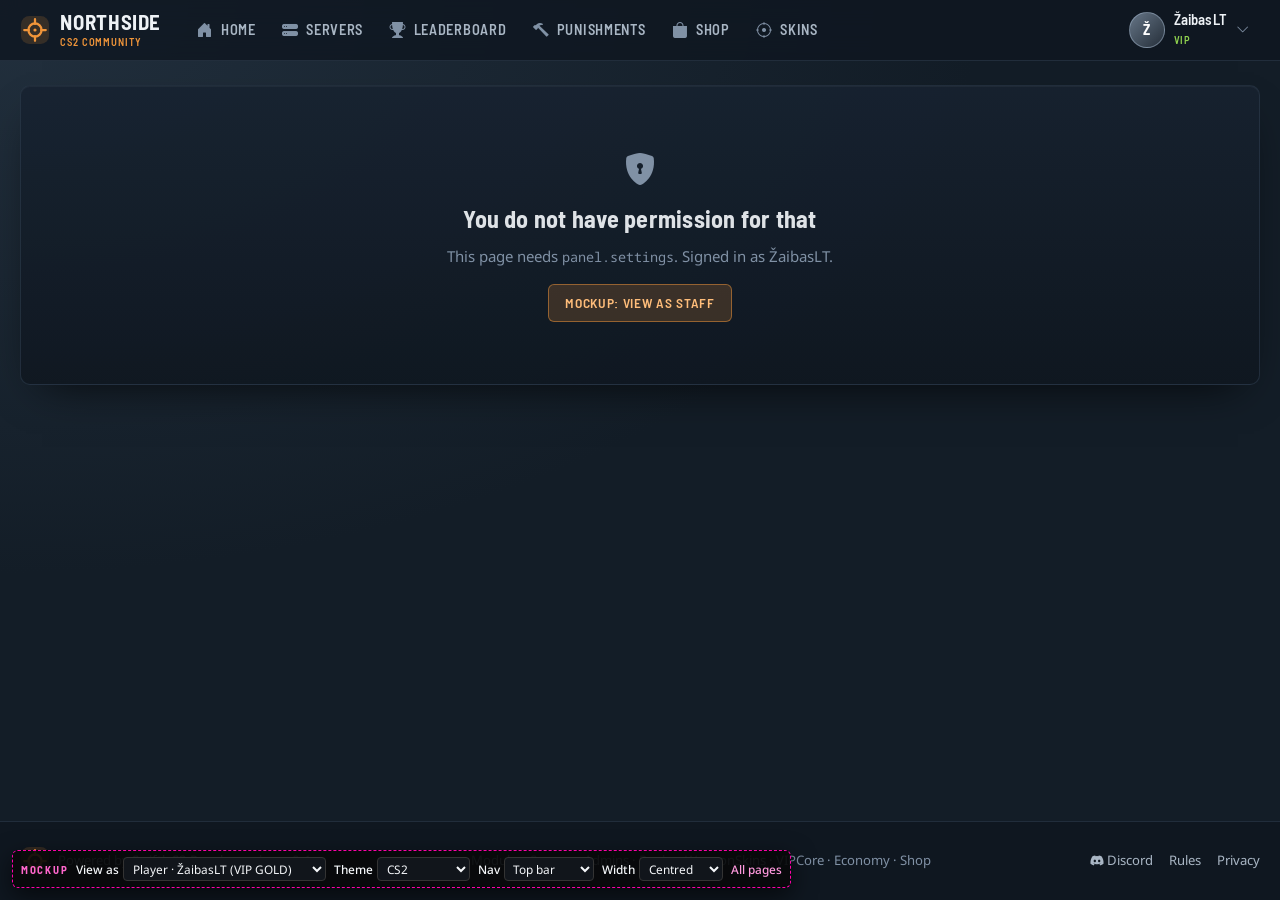
<file: design/mockups/admin.html>
<!doctype html>
<html lang="en" data-bs-theme="dark">
<head>
  <meta charset="utf-8">
  <meta name="viewport" content="width=device-width, initial-scale=1">
  <title>Admin · SwiftlyS2 Panel mockup</title>
  <link rel="stylesheet" href="assets/vendor/bootstrap/bootstrap.min.css">
  <link rel="stylesheet" href="assets/vendor/bootstrap-icons/bootstrap-icons.min.css">
  <link rel="stylesheet" href="assets/css/fonts.css">
  <link rel="stylesheet" href="assets/css/panel.css">
  <script src="assets/js/sample-data.js"></script>
  <script src="assets/js/panel.js"></script>
  <style>
    .module { display: grid; grid-template-columns: auto minmax(0, 1fr) auto; gap: .9rem; align-items: center; }
    .module .ico { width: 42px; height: 42px; display: grid; place-items: center; font-size: 1.3rem; color: var(--hue); background: color-mix(in srgb, var(--hue) 14%, transparent); border: 1px solid color-mix(in srgb, var(--hue) 40%, transparent); border-radius: var(--sp-radius); }
    .module.off { opacity: .55; }
    .check { display: flex; gap: .6rem; align-items: flex-start; padding: .5rem 0; border-bottom: 1px solid var(--sp-edge-soft); font-size: .88rem; }
    .check:last-child { border-bottom: 0; }
    .check .bi { font-size: 1rem; line-height: 1.3; }
    section[id] { scroll-margin-top: calc(var(--sp-sticky-top) + 4px); }
  </style>
</head>
<body>
<div id="sp-top"></div>

<main class="sp-container py-4" id="page"></main>

<div id="sp-foot"></div>
<script src="assets/vendor/bootstrap/bootstrap.bundle.min.js"></script>
<script>
(() => {
  SP.layout('admin');
  const { html, mount, data: D, fmt } = SP;
  const gate = SP.adminGate('panel.settings');
  if (gate) { mount('#page', gate); return; }

  const icons = { servers: ['hdd-stack-fill', 'tone-info'], admins: ['shield-lock-fill', 'tone-danger'], ranks: ['trophy-fill', 'tone-gold'],
    weaponskins: ['crosshair', 'tone-accent'], vipcore: ['gem', 'tone-legend'], economy: ['coin', 'tone-success'], shop: ['bag-fill', 'tone-gold'] };
  const tables = { servers: ['servers', 'player_sessions'], admins: ['admins', 'groups', 'bans', 'sanctions', 'ip_ban_exclusions', 'player_sessions', 'VersionInfo'],
    ranks: ['ranks_players', 'ranks_players_history', 'ranks_settings', 'ranks_weapon_stats', 'ranks_combos', 'comp_ranks_players', 'comp_ranks_elopoints'],
    weaponskins: ['wp_player_skins', 'wp_player_knife', 'wp_player_gloves', 'wp_player_agents', 'wp_player_music', 'wp_player_pins', 'wp_player_graffiti'],
    vipcore: ['vip_users', 'vip_servers'], economy: ['balance'], shop: ['PlayerCookies', 'balance', 'shopcore_ledger', 'sp_shop_items'] };
  const online = SP.servers.filter((s) => s.live.online);
  const day = D.admins.bans.concat(D.admins.sanctions).filter((r) => SP.now - r.CreatedAt < 86_400_000).length;

  function modulesHtml() {
    return D.panel.modules.map((m) => {
      const on = SP.modules.enabled(m.id);
      const [icon, tone] = icons[m.id];
      const health = !on ? html`<span class="sp-pill tone-faint">Disabled</span>` : m.health === 'warn'
        ? html`<span class="sp-pill tone-caution" title="${m.note}" data-bs-toggle="tooltip"><i class="bi bi-exclamation-triangle-fill"></i>Check</span>`
        : html`<span class="sp-pill tone-success"><i class="bi bi-check2-circle"></i>Healthy</span>`;
      return html`<div class="sp-panel module ${on ? '' : 'off'} ${tone}">
        <span class="ico"><i class="bi bi-${icon}"></i></span>
        <div class="min-w-0">
          <div class="d-flex flex-wrap align-items-center gap-2"><span class="sp-display fs-5">${m.name}</span><span class="sp-badge">v${m.version}</span>${health}</div>
          <div class="fs-8 text-muted2 mt-1">${m.plugin}</div>
          <div class="fs-8 text-faint mt-1">Connection <span class="mono text-muted2">${m.connection}</span> · tables ${tables[m.id].map((t) => html`<span class="mono">${t}</span>`).reduce((a, b) => html`${a}, ${b}`)}</div>
        </div>
        <div class="d-flex align-items-center gap-2">
          <button class="btn btn-sp btn-sm" ${on ? '' : SP.raw('disabled')}><i class="bi bi-sliders"></i><span class="d-none d-md-inline ms-1">Settings</span></button>
          <div class="form-check form-switch m-0"><input class="form-check-input" type="checkbox" role="switch" data-module="${m.id}" ${on ? SP.raw('checked') : ''} aria-label="Enable ${m.name}"></div>
        </div></div>`;
    });
  }

  const check = (ok, title, detail, tone) => html`<div class="check"><i class="bi bi-${ok === true ? 'check-circle-fill text-success2' : ok === false ? 'x-octagon-fill text-danger2' : 'exclamation-triangle-fill text-gold'}"></i>
    <div><div>${title}</div>${detail ? html`<div class="fs-8 text-faint">${detail}</div>` : ''}</div></div>`;

  function render() {
    mount('#page', html`
      <section class="sp-shell mb-4">
        <div class="sp-shell-head">
          <div><span class="sp-eyebrow">Admin</span><h1 class="sp-title">Dashboard</h1></div>
          <div class="d-flex flex-wrap gap-2"><span class="sp-pill lg tone-muted">Panel v0.1.0</span><span class="sp-pill lg tone-muted">PHP 8.3.12</span><span class="sp-pill lg tone-muted">MySQL 8.0.39</span></div>
        </div>
        <div class="sp-rule"></div>
        <div class="sp-shell-body"><div class="sp-locker">
          <aside class="sp-side">${SP.adminNav('dashboard')}</aside>
          <div class="min-w-0">
            <div class="sp-kpis mb-4">
              <div class="sp-kpi tone-success"><i class="bi bi-people-fill"></i><div class="sp-stat"><span class="sp-stat-value">${online.reduce((n, s) => n + s.live.players, 0)}</span><span class="sp-stat-label">Playing now</span></div></div>
              <div class="sp-kpi tone-danger"><i class="bi bi-hammer"></i><div class="sp-stat"><span class="sp-stat-value">${D.admins.bans.filter((b) => SP.admins.status(b) === 'active').length}</span><span class="sp-stat-label">Active bans</span></div></div>
              <div class="sp-kpi tone-caution"><i class="bi bi-lightning-charge-fill"></i><div class="sp-stat"><span class="sp-stat-value">${day}</span><span class="sp-stat-label">Punishments · 24h</span></div></div>
              <div class="sp-kpi tone-info"><i class="bi bi-person-vcard"></i><div class="sp-stat"><span class="sp-stat-value">214</span><span class="sp-stat-label">Panel users</span></div></div>
            </div>

            <section id="modules" class="mb-4">
              <h2 class="sp-section-title">Modules <small>a module adds pages, nav entries and profile sections</small></h2>
              <div class="d-flex flex-column gap-2">${modulesHtml()}</div>
              <div class="fs-8 text-faint mt-2">Third-party modules: upload a folder to <span class="mono">modules/</span> over SFTP, then enable it here. Toggling here changes the mockup's nav on every page.</div>
            </section>

            <div class="row g-4 mb-4">
              <div class="col-lg-6"><section>
                <h2 class="sp-section-title">System checks</h2>
                <div class="sp-panel">
                  ${check(true, 'PHP 8.3.12', 'Minimum 8.3 · pdo_mysql, json, mbstring, openssl, curl')}
                  ${check(true, 'storage/ is writable', 'cache, logs, sessions, locks')}
                  ${check(false, 'install/ still exists', 'Delete it over SFTP — the installer is locked, but should not stay online')}
                  ${check('warn', 'intl extension missing', 'Dates fall back to built-in formatting')}
                  ${check(true, 'Outbound UDP works', 'A2S queries reach 6 of 7 servers; Surf Beginner falls back to sessions')}
                  ${check(true, 'Background tasks', 'Pseudo-cron ran 2m ago · or call cron.php?key=… from your host\u2019s cron')}
                  ${check(true, 'Steam Web API key set', 'Names and avatars refresh daily')}
                  ${SP.modules.enabled('shop') ? check(true, `shopcore_ledger · ${fmt.num(D.shop.shopcore_ledger.length)} rows`, 'No SteamId index, which ShopCore does not create; a warning appears past 100,000 rows') : ''}
                </div></section></div>
              <div class="col-lg-6"><section>
                <h2 class="sp-section-title">Connections <small>config/config.php</small></h2>
                <div class="sp-rows">${[['default', 'MySQL 8.0.39', 3, 'ranks, vipcore, economy, shopcore_ledger'], ['admins', 'MySQL 8.0.39', 4, 'servers, admins'], ['weaponskins', 'MariaDB 11.4', 6, 'weaponskins'], ['cookies', 'MySQL 8.0.39', 3, 'shop · PlayerCookies'], ['panel', 'MySQL 8.0.39', 2, 'sp_* tables']]
                  .map(([n, v, ms, used]) => html`<div class="sp-row"><span class="sp-dot tone-success"></span><span class="mono">${n}</span><span class="fs-8 text-faint">${v} · ${used}</span><span class="end mono fs-8 text-success2">${ms} ms</span></div>`)}</div>
                <div class="fs-8 text-faint mt-2">Named like SwiftlyS2's <span class="mono">database.jsonc</span>, so module settings use the same names as the plugins. The installer can import that file.</div>
              </section></div>
            </div>

            <section id="settings" class="mb-4">
              <h2 class="sp-section-title">General settings</h2>
              <div class="sp-panel"><div class="row g-3">
                <div class="col-md-6"><label class="form-label" for="s-name">Community name</label><input class="form-control" id="s-name" value="${D.meta.community}"></div>
                <div class="col-md-6"><label class="form-label" for="s-tz">Time zone</label><select class="form-select" id="s-tz"><option>UTC</option><option selected>Europe/Vilnius</option><option>Europe/Berlin</option></select></div>
                <div class="col-md-6"><label class="form-label" for="s-lang">Default language</label><select class="form-select" id="s-lang"><option selected>English</option><option>Lietuvių</option><option>Português (Brasil)</option></select></div>
                <div class="col-md-6"><label class="form-label" for="s-key">Steam Web API key</label><input class="form-control mono" id="s-key" type="password" value="0000000000000000"><div class="form-text">Optional — only names and avatars need it; sign-in works without.</div></div>
                <div class="col-12 d-flex flex-wrap gap-4">
                  <div class="form-check form-switch"><input class="form-check-input" type="checkbox" id="s-1" checked><label class="form-check-label" for="s-1">Public punishments list</label></div>
                  <div class="form-check form-switch"><input class="form-check-input" type="checkbox" id="s-2" checked><label class="form-check-label" for="s-2">Show admin names publicly</label></div>
                  <div class="form-check form-switch"><input class="form-check-input" type="checkbox" id="s-3"><label class="form-check-label" for="s-3">Hide staff from public player lists</label></div>
                </div>
                <div class="col-12 text-end"><button class="btn btn-solid" data-save>Save settings</button></div>
              </div></div>
            </section>

            <section id="audit">
              <h2 class="sp-section-title">Audit log <small>sp_audit_log · every write the panel makes</small></h2>
              <div class="sp-table-wrap"><table class="sp-table compact"><thead><tr><th>When</th><th>Who</th><th>Action</th><th>Target</th><th>Detail</th></tr></thead><tbody>
                ${D.panel.audit.map((a) => html`<tr><td class="fs-7 text-muted2" title="${fmt.date(a.at)}">${fmt.ago(a.at)}</td><td>${a.user}</td>
                  <td><span class="sp-chip code">${a.action}</span></td><td>${a.target}</td><td class="fs-7 text-muted2">${a.detail}</td></tr>`)}</tbody></table></div>
            </section>
          </div>
        </div></div>
      </section>`);
    SP.tips();
  }

  document.addEventListener('change', (e) => {
    const m = e.target.dataset.module;
    if (!m) return;
    SP.modules.set(m, e.target.checked);
    SP.toast(e.target.checked ? 'Module enabled' : 'Module disabled', `${m}: nav entries and pages ${e.target.checked ? 'added' : 'removed'} on the next page load.`, e.target.checked ? 'tone-success' : 'tone-muted');
    render();
  });
  document.addEventListener('click', (e) => { if (e.target.closest('[data-save]')) SP.toast('Saved', 'Settings written to sp_settings.', 'tone-success'); });
  render();
  if (location.hash) document.querySelector(location.hash)?.scrollIntoView();
})();
</script>
</body>
</html>
</file>
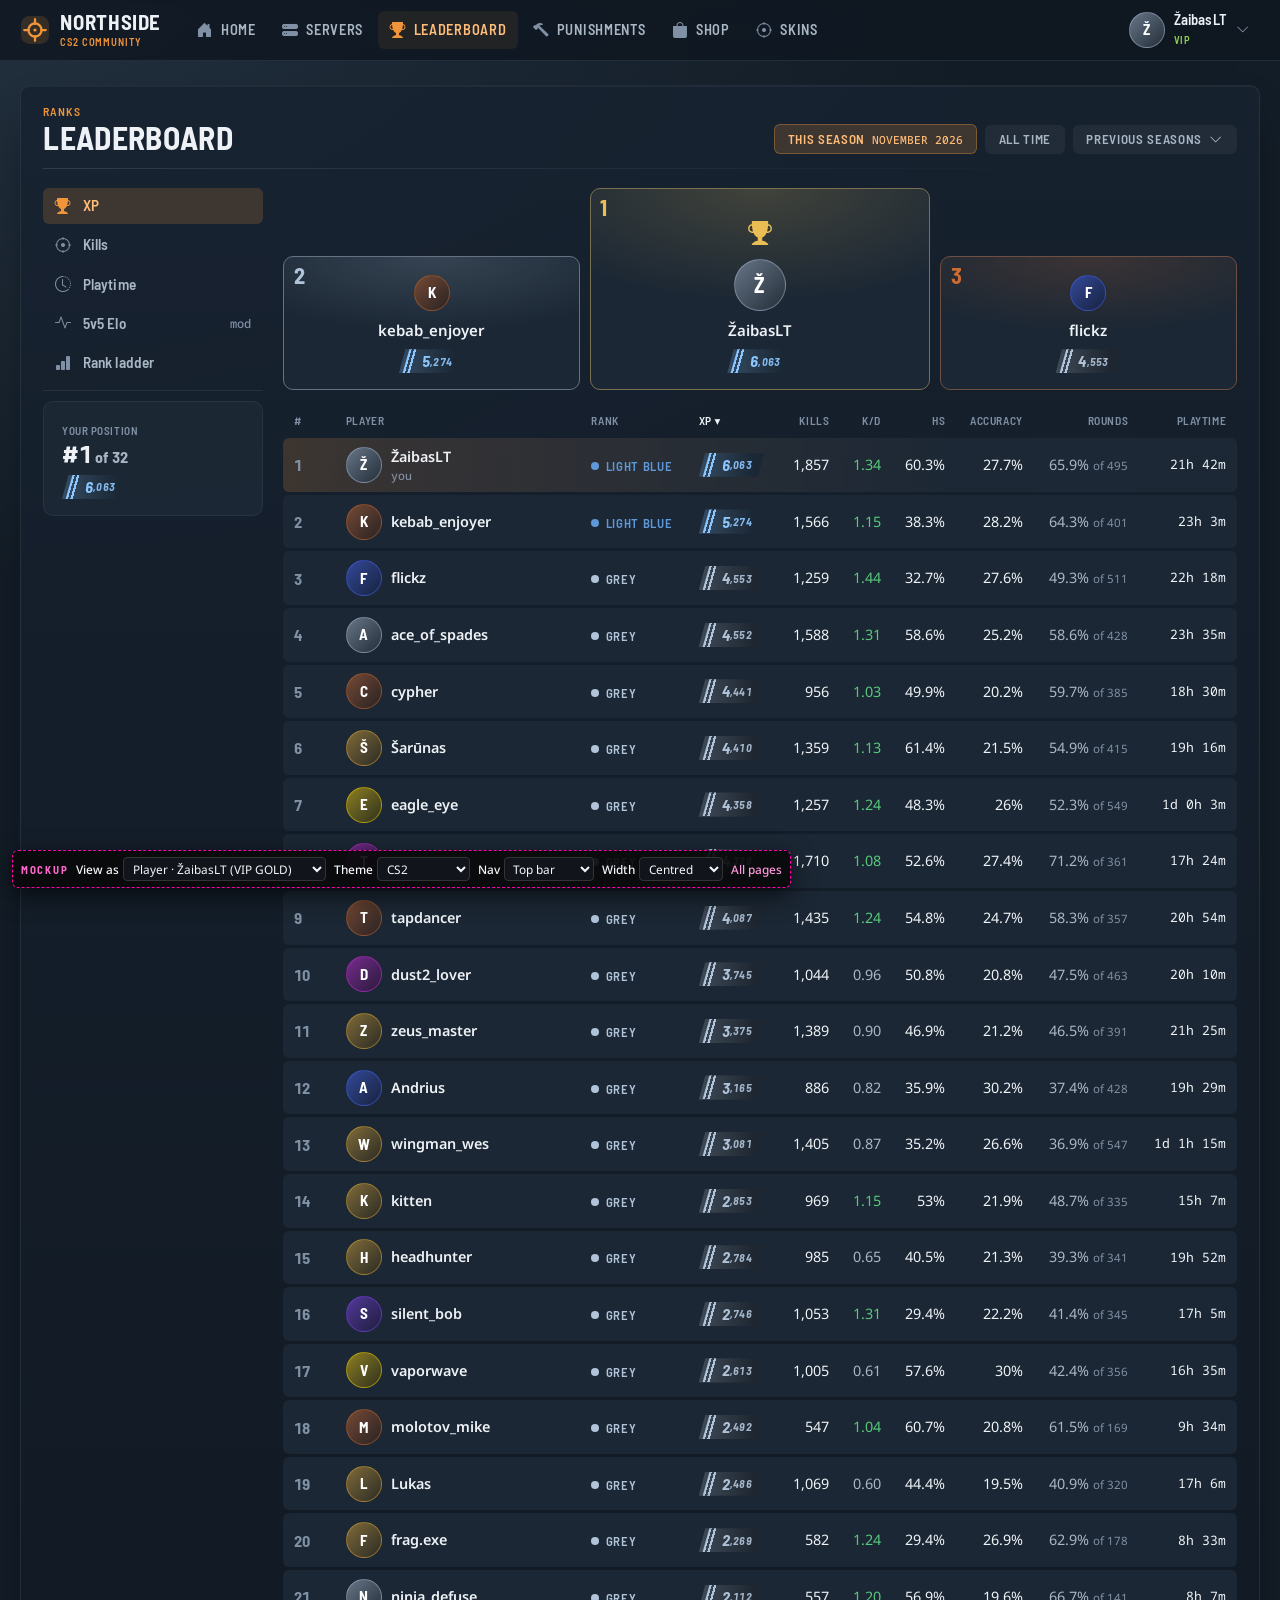
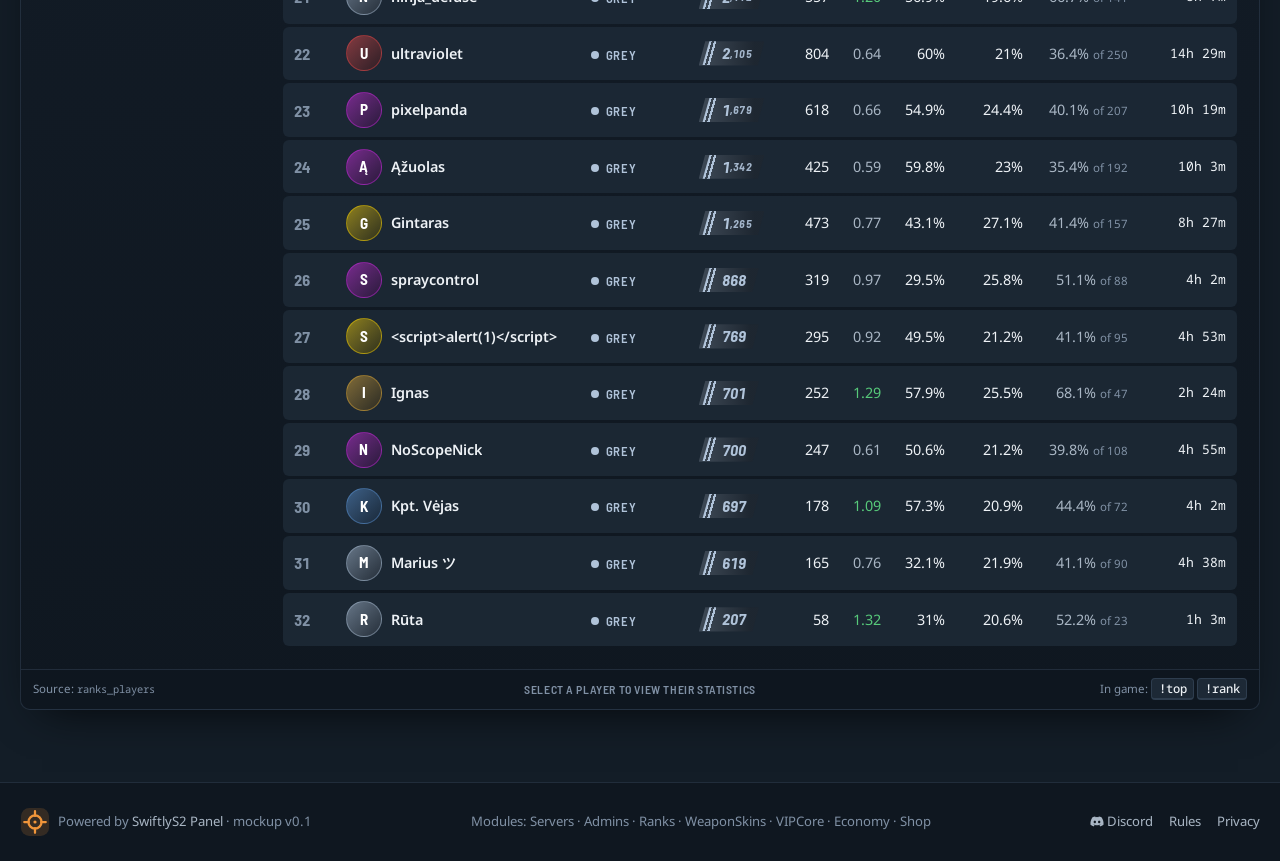
<file: design/mockups/leaderboard.html>
<!doctype html>
<html lang="en" data-bs-theme="dark">
<head>
  <meta charset="utf-8">
  <meta name="viewport" content="width=device-width, initial-scale=1">
  <title>Leaderboard · SwiftlyS2 Panel mockup</title>
  <link rel="stylesheet" href="assets/vendor/bootstrap/bootstrap.min.css">
  <link rel="stylesheet" href="assets/vendor/bootstrap-icons/bootstrap-icons.min.css">
  <link rel="stylesheet" href="assets/css/fonts.css">
  <link rel="stylesheet" href="assets/css/panel.css">
  <script src="assets/js/sample-data.js"></script>
  <script src="assets/js/panel.js"></script>
  <style>
    .tier { display: inline-flex; align-items: center; gap: .4rem; font: 600 .8rem var(--sp-font-display); letter-spacing: var(--sp-track-caps); text-transform: uppercase; white-space: nowrap; color: var(--hue); }
    .tier::before { content: ""; width: 8px; height: 8px; border-radius: 50%; background: var(--hue); }
    .dist { display: grid; grid-template-columns: 130px 1fr 54px; gap: .75rem; align-items: center; }
  </style>
</head>
<body>
<div id="sp-top"></div>

<main class="sp-container py-4">
  <section class="sp-shell">
    <div class="sp-shell-head">
      <div><span class="sp-eyebrow">Ranks</span><h1 class="sp-title">Leaderboard</h1></div>
      <div class="d-flex flex-wrap gap-2 align-items-center" id="seasons"></div>
    </div>
    <div class="sp-rule"></div>
    <div class="sp-shell-body">
      <div class="sp-locker">
        <aside class="sp-side" id="side"></aside>
        <div class="min-w-0" id="main"></div>
      </div>
    </div>
    <div class="sp-shell-foot">
      <div class="fs-8 text-faint" id="foot-left"></div>
      <div class="sp-hint">Select a player to view their statistics</div>
      <div class="text-end fs-8 text-faint">In game: <span class="sp-key">!top</span> <span class="sp-key">!rank</span></div>
    </div>
  </section>
</main>

<div id="sp-foot"></div>
<script src="assets/vendor/bootstrap/bootstrap.bundle.min.js"></script>
<script>
(() => {
  SP.layout('ranks');
  const { html, mount, data: D, fmt } = SP;
  const R = SP.ranks;
  const previous = D.meta.periods.filter((p) => p !== R.current).sort((a, b) => b - a);
  const state = { period: R.current, view: 'points' };
  const views = [
    ['points', 'trophy-fill', 'XP'], ['kills', 'crosshair', 'Kills'], ['playtime', 'clock-history', 'Playtime'],
    ['elo', 'activity', '5v5 Elo', 'Ladder comp_ · Ranks_EloPoints'], ['ladder', 'bar-chart-fill', 'Rank ladder'],
  ];

  function renderChrome() {
    mount('#seasons', state.view === 'elo'
      ? html`<span class="sp-tab active">This season <span class="count">${R.periodLabel(R.current)}</span></span>`
      : html`
      <button class="sp-tab ${state.period === R.current ? 'active' : ''}" data-period="${R.current}">This season <span class="count">${R.periodLabel(R.current)}</span></button>
      <button class="sp-tab ${state.period === 'all' ? 'active' : ''}" data-period="all">All time</button>
      <div class="dropdown"><button class="sp-tab ${previous.includes(state.period) ? 'active' : ''}" data-bs-toggle="dropdown">
          ${previous.includes(state.period) ? R.periodLabel(state.period) : 'Previous seasons'} <i class="bi bi-chevron-down"></i></button>
        <ul class="dropdown-menu dropdown-menu-end"><li><h6 class="dropdown-header">Previous seasons</h6></li>
          ${previous.map((p) => html`<li><a class="dropdown-item ${state.period === p ? 'active' : ''}" href="#" data-period="${p}">${R.periodLabel(p)}</a></li>`)}</ul></div>`);
    mount('#side', html`${views.map(([id, icon, label, module]) => html`
      <button class="sp-side-item ${state.view === id ? 'active' : ''}" data-view="${id}"><i class="bi bi-${icon}"></i>${label}${module ? html`<span class="count" title="${module}">mod</span>` : ''}</button>`)}
      <div class="sp-side-sep"></div>
      ${SP.viewer.steamId ? html`<div class="sp-panel">${(() => {
        if (state.view === 'elo') {
          const elo = D.ranks.ranks_elopoints.slice().sort((a, b) => b.rating - a.rating);
          const i = elo.findIndex((r) => r.steam_id === SP.viewer.steamId);
          return i >= 0 ? html`<span class="sp-stat-label">Your position · 5v5</span><div class="sp-stat-value">#${i + 1}<small>of ${elo.length}</small></div>
            <div class="mt-2">${R.level(elo[i].rating)}</div>` : html`<span class="fs-8 text-faint">You have no 5v5 rating yet.</span>`;
        }
        const pos = R.position(SP.viewer.steamId, state.period, state.view === 'kills' || state.view === 'playtime' ? state.view : 'points');
        const row = R.rows(state.period).find((r) => r.steam_id === SP.viewer.steamId);
        return row ? html`<span class="sp-stat-label">Your position</span><div class="sp-stat-value">#${pos}<small>of ${R.rows(state.period).length}</small></div>
          <div class="mt-2">${R.rating(row.points, 'sm')}</div>` : html`<span class="fs-8 text-faint">You hold no figures in this season.</span>`;
      })()}</div>` : ''}`);
    mount('#foot-left', state.view === 'elo'
      ? html`Source: <span class="mono">comp_ranks_elopoints</span> · ladder <span class="mono">comp_</span>`
      : html`Source: <span class="mono">${state.period === R.current ? 'ranks_players' : state.period === 'all' ? 'ranks_players + ranks_players_history' : 'ranks_players_history'}</span>`);
  }

  function podium(rows, value) {
    const order = [rows[1], rows[0], rows[2]].filter(Boolean);
    return html`<div class="sp-podium mb-3">${order.map((r) => {
      const place = rows.indexOf(r) + 1;
      return html`<a class="sp-podium-card ${place === 1 ? 'first' : place === 3 ? 'third' : ''}" href="profile.html?id=${r.steam_id}">
        <span class="sp-podium-place">${place}</span>${place === 1 ? html`<i class="bi bi-trophy-fill fs-4"></i>` : ''}
        ${SP.avatar(r.name, r.steam_id, place === 1 ? 'lg' : '')}<div class="sp-player-name">${r.name}</div>${value(r, place)}</a>`;
    })}</div>`;
  }

  function renderBoard() {
    const col = state.view;
    const rows = R.sorted(state.period, col);
    if (!rows.length) return mount('#main', html`<div class="sp-empty"><i class="bi bi-calendar-x"></i>${state.period === 0 ? 'Older figures are counted in All time.' : 'Nobody is ranked in this season.'}</div>`);
    const val = (r) => col === 'points' ? R.rating(r.points, 'sm') : col === 'kills' ? html`<span class="sp-stat-value fs-5">${fmt.num(r.kills)}</span>` : html`<span class="sp-stat-value fs-5">${fmt.playtime(r.playtime)}</span>`;
    mount('#main', html`${podium(rows, val)}
      <div class="sp-table-wrap fit"><table class="sp-table hover">
        <thead><tr><th>#</th><th>Player</th><th>Rank</th><th class="${col === 'points' ? 'sorted' : ''} sortable" data-view="points">XP</th>
          <th class="r ${col === 'kills' ? 'sorted' : ''} sortable" data-view="kills">Kills</th><th class="r">K/D</th><th class="r opt-3">HS</th>
          <th class="r opt-2">Accuracy</th><th class="r opt-1">Rounds</th>
          <th class="r ${col === 'playtime' ? 'sorted' : ''} sortable" data-view="playtime">Playtime</th></tr></thead>
        <tbody>${rows.map((r, i) => {
          const tier = R.tier(r.points);
          const rounds = r.round_wins + r.round_losses;
          return html`<tr class="${r.steam_id === SP.viewer.steamId ? 'chosen' : ''}">
            <td class="pos">${i + 1}</td>
            <td>${SP.playerLink(r.steam_id, r.name, r.steam_id === SP.viewer.steamId ? 'you' : '')}</td>
            <td><span class="tier" style="--hue:${tier.Hex}">${tier.Name}</span></td>
            <td>${R.rating(r.points, 'sm')}</td>
            <td class="r">${fmt.num(r.kills)}</td>
            <td class="r ${fmt.kd(r.kills, r.deaths) >= 1 ? 'text-success2' : 'text-muted2'}">${fmt.kd(r.kills, r.deaths).toFixed(2)}</td>
            <td class="r opt-3">${fmt.pct(r.headshots, r.kills)}%</td>
            <td class="r opt-2">${fmt.pct(r.hits, r.hits + r.misses)}%</td>
            <td class="r opt-1 text-muted2">${fmt.pct(r.round_wins, rounds)}% <span class="text-faint fs-8">of ${fmt.num(rounds)}</span></td>
            <td class="r mono fs-7">${fmt.playtime(r.playtime)}</td></tr>`;
        })}</tbody></table></div>`);
  }

  function renderElo() {
    const rows = D.ranks.ranks_elopoints.slice().sort((a, b) => b.rating - a.rating);
    const name = (sid) => SP.playerName(sid);
    mount('#main', html`
      <div class="sp-callout mb-3"><i class="bi bi-activity"></i><div><strong>A ladder of its own.</strong> The 5v5 servers keep their Ranks tables under the <span class="mono">comp_</span> prefix and run Ranks_EloPoints,
        which replaces core's scoring there: the exact rating lives in <span class="mono">comp_ranks_elopoints</span> and its rounded value in that ladder's points.
        Levels are the module's 10-band <span class="mono">ranks-elo.jsonc</span> (1,000 is where an unrated player enters).</div></div>
      ${podium(rows.map((r) => ({ ...r, name: name(r.steam_id) })), (r) => html`<div class="d-flex align-items-center gap-2">${R.level(r.rating)}<span class="sp-stat-value fs-5">${fmt.num(r.rating, 1)}</span></div>`)}
      <div class="sp-table-wrap fit"><table class="sp-table hover"><thead><tr><th>#</th><th>Player</th><th>Level</th><th class="r">Rating</th><th class="r">Matches</th><th class="r">Abandons</th><th class="r opt-1">Updated</th></tr></thead>
        <tbody>${rows.map((r, i) => html`<tr class="${r.steam_id === SP.viewer.steamId ? 'chosen' : ''}">
          <td class="pos">${i + 1}</td><td>${SP.playerLink(r.steam_id, name(r.steam_id))}</td><td>${R.level(r.rating)}</td>
          <td class="r sp-display fs-6">${fmt.num(r.rating, 1)}</td><td class="r">${r.matches}</td>
          <td class="r ${r.abandons ? 'text-danger2' : 'text-faint'}">${r.abandons}</td>
          <td class="r opt-1 text-muted2 fs-7">${fmt.ago(fmt.sqlDate(r.updated_at))}</td></tr>`)}</tbody></table></div>`);
  }

  function renderLadder() {
    const rows = R.rows(state.period);
    const own = rows.find((r) => r.steam_id === SP.viewer.steamId);
    const ladder = D.ranks.ladder;
    mount('#main', html`
      <h2 class="sp-section-title">Rank road <small>${ladder.length} ranks · Premier bands</small></h2>
      <div class="sp-road mb-4">${ladder.map((t, i) => {
        const cur = own && R.tier(own.points).Name === t.Name;
        const reached = own && own.points >= t.Points;
        return html`<div class="sp-road-step ${cur ? 'current' : reached ? 'reached' : ''}" style="--hue:var(--sp-rating-${i})">
          ${cur ? html`<span class="you">You</span>` : ''}${R.rating(t.Points, 'sm')}<span>${t.Name}</span>${!own || reached ? '' : html`<i class="bi bi-lock-fill lock"></i>`}</div>`;
      })}</div>
      ${own ? (() => { const nx = R.next(own.points); return nx ? html`<div class="sp-panel mb-4"><div class="d-flex justify-content-between mb-2"><span class="sp-stat-label">Your progress to ${nx.Name}</span>
        <span class="mono fs-8">${fmt.num(nx.Points - own.points)} XP to go</span></div><div class="sp-meter lg tone-accent" style="--v:${((own.points - R.tier(own.points).Points) / (nx.Points - R.tier(own.points).Points)) * 100}%"><i></i></div></div>` : ''; })() : ''}
      <h2 class="sp-section-title">Distribution <small>${rows.length} players · ${R.periodLabel(state.period)}</small></h2>
      <div class="d-flex flex-column gap-2">${ladder.map((t, i) => {
        const n = rows.filter((r) => R.tier(r.points).Name === t.Name).length;
        return html`<div class="dist"><span class="tier" style="--hue:${t.Hex}">${t.Name}</span>
          <div class="sp-meter lg" style="--hue:var(--sp-rating-${i}); --v:${rows.length ? (n / rows.length) * 100 : 0}%"><i></i></div><span class="mono fs-8 text-end">${n}</span></div>`;
      })}</div>
      <div class="fs-8 text-faint mt-3">Ladder from the module settings (paste of <span class="mono">ranks.jsonc</span>); it is configuration, not database data.</div>`);
  }

  function render() {
    renderChrome();
    if (state.view === 'elo') renderElo();
    else if (state.view === 'ladder') renderLadder();
    else renderBoard();
    SP.tips();
  }

  document.addEventListener('click', (e) => {
    const p = e.target.closest('[data-period]');
    if (p) { e.preventDefault(); state.period = p.dataset.period === 'all' ? 'all' : Number(p.dataset.period); render(); return; }
    const v = e.target.closest('[data-view]');
    if (v) { state.view = v.dataset.view; render(); }
  });
  render();
})();
</script>
</body>
</html>
</file>
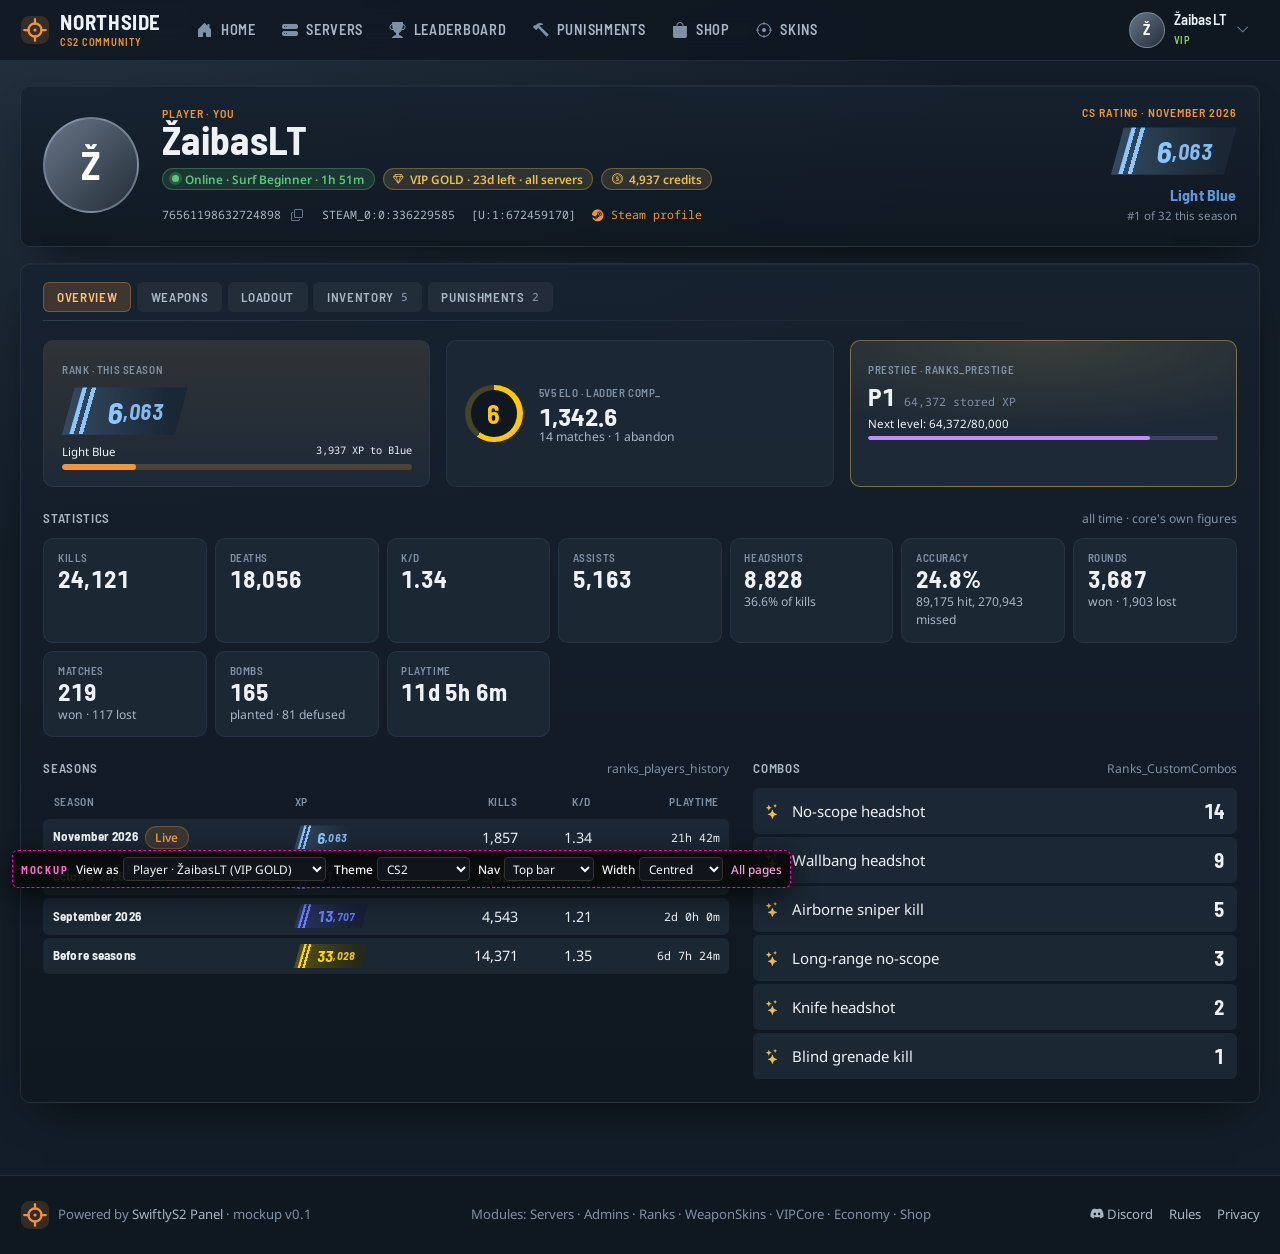
<file: design/mockups/profile.html>
<!doctype html>
<html lang="en" data-bs-theme="dark">
<head>
  <meta charset="utf-8">
  <meta name="viewport" content="width=device-width, initial-scale=1">
  <title>Player · SwiftlyS2 Panel mockup</title>
  <link rel="stylesheet" href="assets/vendor/bootstrap/bootstrap.min.css">
  <link rel="stylesheet" href="assets/vendor/bootstrap-icons/bootstrap-icons.min.css">
  <link rel="stylesheet" href="assets/css/fonts.css">
  <link rel="stylesheet" href="assets/css/panel.css">
  <script src="assets/js/sample-data.js"></script>
  <script src="assets/js/panel.js"></script>
  <style>
    .p-head { display: grid; grid-template-columns: auto minmax(0, 1fr) auto; gap: 1.4rem; align-items: center; }
    .p-name { font: 700 clamp(1.8rem, 1.2rem + 1.6vw, 2.6rem)/1 var(--sp-font-display); letter-spacing: .01em; overflow-wrap: anywhere; }
    .stat-grid { display: grid; grid-template-columns: repeat(auto-fill, minmax(150px, 1fr)); gap: .5rem; }
    .stat-grid .sp-panel { padding: .75rem .85rem; }
    .w-icon { width: 76px; height: 30px; object-fit: contain; filter: drop-shadow(0 4px 6px rgba(0,0,0,.6)); }
    .stickers img { width: 26px; height: 26px; object-fit: contain; }
    .nametag { font: italic 600 .8rem var(--sp-font-display); letter-spacing: .02em; color: var(--sp-gold); }
    @media (max-width: 767.98px) { .p-head { grid-template-columns: 1fr; } }
  </style>
</head>
<body>
<div id="sp-top"></div>

<main class="sp-container py-4" id="page"></main>

<div id="sp-foot"></div>
<script src="assets/vendor/bootstrap/bootstrap.bundle.min.js"></script>
<script>
(() => {
  SP.layout('');
  const { html, mount, data: D, fmt } = SP;
  const R = SP.ranks, A = SP.admins;

  const q = SP.param('q');
  if (q) {
    const needle = q.trim().toLowerCase();
    const hits = D.players.filter((p) => p.name.toLowerCase().includes(needle) || p.steamId === needle);
    mount('#page', html`<section class="sp-shell"><div class="sp-shell-head"><div><span class="sp-eyebrow">Search</span><h1 class="sp-title">Players matching “${q}”</h1></div></div>
      <div class="sp-rule"></div><div class="sp-shell-body"><div class="sp-rows">${hits.length ? hits.map((p) => html`<a class="sp-row" href="profile.html?id=${p.steamId}">
        ${SP.avatar(p.name, p.steamId)}<span class="flex-grow-1"><span class="sp-player-name d-block">${p.name}</span><span class="sp-player-sub">${p.steamId}</span></span><i class="bi bi-chevron-right text-faint"></i></a>`)
        : html`<div class="sp-empty"><i class="bi bi-search"></i>No player found. A SteamID64, STEAM_0:… or [U:1:…] also works.</div>`}</div>
      <div class="fs-8 text-faint mt-3">Searches names from Ranks, Admins sessions and punishments; an exact SteamID opens the profile directly.</div></div></section>`);
    return;
  }

  const sid = SP.param('id') || D.meta.featured;
  const name = SP.playerName(sid);
  const self = sid === SP.viewer.steamId;
  const staff = SP.can('admins.sessions.view');
  const has = (m) => SP.modules.enabled(m);

  const season = R.rows(R.current).find((r) => r.steam_id === sid);
  const alltime = R.rows('all').find((r) => r.steam_id === sid);
  const sessions = D.admins.player_sessions.filter((s) => s.SteamId64 === sid).sort((a, b) => b.ConnectedAt - a.ConnectedAt);
  const live = sessions.find((s) => s.DisconnectedAt === 0 && SP.now - s.LastSeenAt < 150_000);
  const lastSeen = sessions[0] ? (sessions[0].DisconnectedAt || sessions[0].LastSeenAt) : season ? fmt.sqlDate(season.last_seen) : null;
  const admin = D.admins.admins.find((a) => a.SteamId64 === sid);
  const weight = (v) => D.vipcore.groups.find((g) => g.name === v.group).weight;
  // VIPCore: the highest weight wins; on equal weight a local grant beats a global (sid 0) one.
  const vip = SP.vipsOf(sid).sort((a, b) => weight(b) - weight(a) || (b.sid !== 0) - (a.sid !== 0))[0];
  const elo = D.ranks.ranks_elopoints.find((e) => e.steam_id === sid);
  const bans = D.admins.bans.filter((b) => b.SteamId64 === sid).map((b) => ({ ...b, kind: 'ban' }));
  const comms = A.groupComms(D.admins.sanctions.filter((s) => s.SteamId64 === sid));
  const record = [...bans, ...comms].sort((a, b) => b.CreatedAt - a.CreatedAt);
  const activeBan = bans.find((b) => A.status(b) === 'active');

  const tabs = [
    ['overview', 'Overview', has('ranks')],
    ['weapons', 'Weapons', has('ranks') && sid === D.meta.featured],
    ['loadout', 'Loadout', has('weaponskins') && sid === D.meta.featured],
    ['inventory', 'Inventory', has('shop'), SP.shop.owned(sid).filter((x) => x.st.owned).length],
    ['record', `Punishments`, has('admins'), record.length],
    ['sessions', 'Sessions', has('admins') && staff, sessions.length],
  ].filter((t) => t[2]);
  const tabOrder = SP.order('profile.tabs', tabs.map((t) => t[0]));
  tabs.sort((a, b) => tabOrder.indexOf(a[0]) - tabOrder.indexOf(b[0]));
  let tab = location.hash.slice(1).split('?')[0] || tabs[0]?.[0];
  if (!tabs.some((t) => t[0] === tab)) tab = tabs[0]?.[0];

  const vipGroup = vip && D.vipcore.groups.find((g) => g.name === vip.group);
  const tone = { LEGEND: 'tone-legend', GOLD: 'tone-gold', SILVER: 'tone-muted' };

  function header() {
    const tier = season ? R.tier(season.points) : null;
    return html`<section class="sp-shell mb-3"><div class="sp-shell-body">
      <div class="p-head">
        ${SP.avatar(name, sid, 'xl')}
        <div class="min-w-0">
          <span class="sp-eyebrow">Player${self ? ' · you' : ''}</span>
          <div class="p-name">${name}</div>
          <div class="d-flex flex-wrap gap-2 mt-2">
            ${live ? html`<span class="sp-pill tone-success"><span class="sp-dot live"></span>Online · ${SP.serverShort(live.Server)} · ${fmt.span(SP.now - live.ConnectedAt)}</span>`
              : lastSeen ? html`<span class="sp-pill tone-faint"><i class="bi bi-clock-history"></i>Last seen ${fmt.ago(lastSeen)}</span>` : ''}
            ${vip ? html`<span class="sp-pill ${tone[vip.group]}"><i class="bi bi-gem"></i>VIP ${vip.group} · ${vip.expires === 0 ? 'permanent' : `${fmt.span(vip.expires * 1000 - SP.now)} left`}${vip.sid === 0 ? ' · all servers' : ''}</span>` : ''}
            ${admin ? html`<span class="sp-pill tone-danger"><i class="bi bi-shield-fill-check"></i>Staff · ${admin.Groups.join(', ')}</span>` : ''}
            ${has('shop') && (self || SP.can('shop.ledger.view')) ? html`<span class="sp-pill tone-gold" title="Only you and staff see this" data-bs-toggle="tooltip"><i class="bi bi-coin"></i>${fmt.num(SP.shop.credits(sid))} credits</span>` : ''}
            ${activeBan ? html`<span class="sp-pill solid tone-danger"><i class="bi bi-hammer"></i>Banned · ${A.timeline(activeBan)}</span>` : record.length ? '' : html`<span class="sp-pill tone-success"><i class="bi bi-shield-check"></i>Clean record</span>`}
          </div>
          <div class="d-flex flex-wrap gap-3 mt-3 mono fs-8 text-muted2">
            <span>${sid} <button class="sp-copy" data-copy="${sid}" title="Copy SteamID64"><i class="bi bi-copy"></i></button></span>
            <span>${SP.steam.id2(sid)}</span><span>${SP.steam.id3(sid)}</span>
            <a href="${SP.steam.url(sid)}" target="_blank" rel="noopener"><i class="bi bi-steam"></i> Steam profile</a>
          </div>
        </div>
        ${season && has('ranks') ? html`<div class="text-md-end">
          <span class="sp-eyebrow mb-2">CS Rating · ${R.periodLabel(R.current)}</span>
          ${R.rating(season.points, 'lg')}
          <div class="mt-2 sp-display fs-6" style="color:${tier.Hex}">${tier.Name}</div>
          <div class="fs-8 text-faint">#${R.position(sid, R.current)} of ${R.rows(R.current).length} this season</div>
        </div>` : html`<span></span>`}
      </div>
    </div></section>`;
  }

  const stat = (label, value, sub = '') => html`<div class="sp-panel"><div class="sp-stat"><span class="sp-stat-label">${label}</span><span class="sp-stat-value fs-4">${value}</span>${sub ? html`<span class="sp-stat-sub">${sub}</span>` : ''}</div></div>`;

  function overview() {
    if (!season && !alltime) return html`<div class="sp-empty"><i class="bi bi-bar-chart"></i>This player has no statistics stored.</div>`;
    const s = alltime;
    const nx = season && R.next(season.points);
    const pres = R.prestige(alltime.points);
    const nextPres = D.ranks.prestige.find((l) => l.MinimumPoints > alltime.points);
    const combos = D.ranks.ranks_combos.filter((c) => c.steam_id === sid).sort((a, b) => b.count - a.count);
    const history = D.ranks.ranks_players_history.filter((r) => r.steam_id === sid).sort((a, b) => b.period - a.period);
    return html`
      <div class="row g-4" data-panels="profile.overview" data-bp="lg">
      <div data-panel="summary" data-size="full"><div class="row g-3">
        <div class="col-lg-4"><div class="sp-panel wash h-100">
          <span class="sp-stat-label">Rank · this season</span>
          <div class="d-flex align-items-center gap-3 my-2">${R.rating(season.points, 'lg')}</div>
          ${nx ? html`<div class="d-flex justify-content-between fs-8 mb-1"><span>${R.tier(season.points).Name}</span><span class="mono">${fmt.num(nx.Points - season.points)} XP to ${nx.Name}</span></div>
            <div class="sp-meter lg tone-accent" style="--v:${((season.points - R.tier(season.points).Points) / (nx.Points - R.tier(season.points).Points)) * 100}%"><i></i></div>`
            : html`<div class="fs-8 text-gold">Highest rank reached</div>`}
        </div></div>
        ${elo && has('ranks') ? html`<div class="col-lg-4"><div class="sp-panel h-100 d-flex gap-3 align-items-center">
          ${R.level(elo.rating, 'lg')}
          <div><span class="sp-stat-label">5v5 Elo · ladder comp_</span><div class="sp-stat-value">${fmt.num(elo.rating, 1)}</div>
            <div class="sp-stat-sub">${elo.matches} matches · ${elo.abandons} abandon${elo.abandons === 1 ? '' : 's'}</div></div></div></div>` : ''}
        <div class="col-lg-4"><div class="sp-panel featured tone-legend h-100">
          <span class="sp-stat-label">Prestige · Ranks_Prestige</span>
          <div class="d-flex align-items-baseline gap-2 my-1"><span class="sp-stat-value">${pres ? `P${pres.Level}` : 'None'}</span>
            <span class="fs-8 text-faint mono">${fmt.num(alltime.points)} stored XP</span></div>
          ${nextPres ? html`<div class="d-flex justify-content-between fs-8 mb-1"><span>Next level: ${fmt.num(alltime.points)}/${fmt.num(nextPres.MinimumPoints)}</span></div>
            <div class="sp-meter tone-legend" style="--v:${(alltime.points / nextPres.MinimumPoints) * 100}%"><i></i></div>` : html`<div class="fs-8">You have reached the highest prestige.</div>`}
        </div></div>
      </div></div>
      <div data-panel="stats" data-size="full"><h2 class="sp-section-title">Statistics <small>all time · core's own figures</small></h2>
      <div class="stat-grid">
        ${stat('Kills', fmt.num(s.kills))}${stat('Deaths', fmt.num(s.deaths))}${stat('K/D', fmt.kd(s.kills, s.deaths).toFixed(2))}
        ${stat('Assists', fmt.num(s.assists))}${stat('Headshots', fmt.num(s.headshots), `${fmt.pct(s.headshots, s.kills)}% of kills`)}
        ${stat('Accuracy', `${fmt.pct(s.hits, s.hits + s.misses)}%`, `${fmt.num(s.hits)} hit, ${fmt.num(s.misses)} missed`)}
        ${stat('Rounds', fmt.num(s.round_wins), `won · ${fmt.num(s.round_losses)} lost`)}${stat('Matches', fmt.num(s.match_wins), `won · ${fmt.num(s.match_losses)} lost`)}
        ${stat('Bombs', fmt.num(s.bombs_planted), `planted · ${fmt.num(s.bombs_defused)} defused`)}${stat('Playtime', fmt.playtime(s.playtime))}
      </div></div>
      <div data-panel="seasons" data-size="wide"><h2 class="sp-section-title">Seasons <small>ranks_players_history</small></h2>
          <div class="sp-table-wrap"><table class="sp-table compact"><thead><tr><th>Season</th><th>XP</th><th class="r">Kills</th><th class="r">K/D</th><th class="r">Playtime</th></tr></thead><tbody>
            ${[season, ...history].map((r) => html`<tr><td class="sp-display fs-7">${R.periodLabel(r.period)}${r.period === R.current ? html` <span class="sp-pill tone-accent ms-1">Live</span>` : ''}</td><td>${R.rating(r.points, 'sm')}</td>
              <td class="r">${fmt.num(r.kills)}</td><td class="r">${fmt.kd(r.kills, r.deaths).toFixed(2)}</td><td class="r mono fs-8">${fmt.playtime(r.playtime)}</td></tr>`)}</tbody></table></div></div>
      <div data-panel="combos" data-size="narrow"><h2 class="sp-section-title">Combos <small>Ranks_CustomCombos</small></h2>
          <div class="sp-rows">${combos.length ? combos.map((c) => html`<div class="sp-row"><i class="bi bi-stars text-gold"></i><span class="flex-grow-1">${D.ranks.comboNames[c.combo_key] ?? c.combo_key}</span>
            <span class="sp-display fs-5 num">${c.count}</span></div>`) : html`<div class="sp-panel empty">No combos landed yet.</div>`}</div></div>
      </div>`;
  }

  function weapons() {
    const rows = D.ranks.ranks_weapon_stats.filter((w) => w.steam_id === sid).sort((a, b) => b.kills - a.kills);
    const hits = D.ranks.ranks_hit_stats.filter((h) => h.steam_id === sid);
    const total = hits.reduce((n, h) => n + h.hits, 0);
    const share = (g) => { const h = hits.find((x) => x.hitgroup === g); return h ? fmt.pct(h.hits, total) : 0; };
    const names = { 1: 'Head', 2: 'Chest', 3: 'Stomach', 4: 'Left arm', 5: 'Right arm', 6: 'Left leg', 7: 'Right leg', 8: 'Neck' };
    const weaponName = (w) => D.catalog.weapons.find((x) => x.classname === w)?.name ?? w.replace('weapon_', '').toUpperCase();
    const weaponImg = (w) => D.catalog.weapons.find((x) => x.classname === w)?.image;
    return html`<div class="row g-4">
      <div class="col-xl-8"><h2 class="sp-section-title">Weapon stats <small>Ranks_WeaponStats · all time</small></h2>
        <div class="sp-table-wrap fit"><table class="sp-table"><thead><tr><th>Weapon</th><th class="r">Kills</th><th class="r">HS</th><th class="r">Accuracy</th><th class="r opt-1">Damage</th><th class="r opt-1">Shots</th></tr></thead>
          <tbody>${rows.map((w) => html`<tr><td><div class="d-flex align-items-center gap-3">${weaponImg(w.weapon) ? html`<img class="w-icon" src="${weaponImg(w.weapon)}" alt="">` : html`<span class="w-icon d-inline-grid text-center text-faint"><i class="bi bi-${w.weapon.includes('knife') ? 'scissors' : 'fire'} fs-4"></i></span>`}
              <span class="sp-display fs-6">${weaponName(w.weapon)}</span></div></td>
            <td class="r sp-display fs-6">${fmt.num(w.kills)}</td><td class="r">${fmt.pct(w.headshots, w.kills)}%</td>
            <td class="r">${w.hits + w.misses ? `${fmt.pct(w.hits, w.hits + w.misses)}%` : html`<span class="text-faint">—</span>`}</td>
            <td class="r opt-1 text-muted2">${fmt.num(w.damage)}</td><td class="r opt-1 text-muted2">${fmt.num(w.shots)}</td></tr>`)}</tbody></table></div></div>
      <div class="col-xl-4"><h2 class="sp-section-title">Overall hit stats <small>${fmt.num(total)} hits</small></h2>
        <div class="sp-panel"><div class="row g-3 align-items-center">
          <div class="col-5 sp-hitbox"><svg viewBox="0 0 120 192" role="img" aria-label="Hit distribution">
            <circle class="zone" cx="60" cy="20" r="15" style="--share:${share(1)}"><title>Head: ${share(1)}%</title></circle>
            <rect class="zone" x="53" y="36" width="14" height="8" rx="2" style="--share:${share(8)}"><title>Neck: ${share(8)}%</title></rect>
            <rect class="zone" x="36" y="45" width="48" height="38" rx="6" style="--share:${share(2)}"><title>Chest: ${share(2)}%</title></rect>
            <rect class="zone" x="39" y="85" width="42" height="28" rx="5" style="--share:${share(3)}"><title>Stomach: ${share(3)}%</title></rect>
            <rect class="zone" x="16" y="47" width="17" height="62" rx="7" style="--share:${share(5)}"><title>Right arm: ${share(5)}%</title></rect>
            <rect class="zone" x="87" y="47" width="17" height="62" rx="7" style="--share:${share(4)}"><title>Left arm: ${share(4)}%</title></rect>
            <rect class="zone" x="40" y="115" width="19" height="74" rx="7" style="--share:${share(7)}"><title>Right leg: ${share(7)}%</title></rect>
            <rect class="zone" x="61" y="115" width="19" height="74" rx="7" style="--share:${share(6)}"><title>Left leg: ${share(6)}%</title></rect>
          </svg></div>
          <div class="col-7 d-flex flex-column gap-1">${hits.sort((a, b) => b.hits - a.hits).map((h) => html`<div>
            <div class="d-flex justify-content-between fs-8"><span>${names[h.hitgroup]}</span><span class="mono">${share(h.hitgroup)}%</span></div>
            <div class="sp-meter" style="--v:${share(h.hitgroup) * 2.5}%"><i></i></div></div>`)}</div>
        </div></div></div>
    </div>`;
  }

  function loadout() {
    const team = Number(new URLSearchParams(location.hash.split('?')[1] || '').get('team') || 2);
    const items = SP.ws.loadout(team);
    const W = D.weaponskins;
    const agent = D.catalog.agents.find((a) => a.defindex === W.wp_player_agents.find((x) => x.steamid === sid && x.weapon_team === team)?.agent_index);
    const music = D.catalog.music.find((m) => m.defindex === W.wp_player_music.find((x) => x.steamid === sid)?.music_id);
    const pin = D.catalog.pins.find((p) => p.defindex === W.wp_player_pins.find((x) => x.steamid === sid && x.weapon_team === team)?.id);
    const extra = (label, item) => item ? html`<div class="sp-tile rarity static r-${SP.cat.rarity(item.color)}"><div class="sp-tile-thumb"><img src="${item.image}" alt="" loading="lazy"></div>
      <div class="sp-tile-type">${label}</div><div class="sp-tile-name">${item.name.replace(/^Music Kit \| /, '').replace(/ \|.*$/, '')}</div></div>` : '';
    return html`<div class="d-flex flex-wrap justify-content-between align-items-center gap-2 mb-3">
        <div class="sp-tabs"><button class="sp-tab ${team === 2 ? 'active' : ''}" data-team="2"><i class="bi bi-circle-fill text-hue tone-t"></i>Terrorist</button>
          <button class="sp-tab ${team === 3 ? 'active' : ''}" data-team="3"><i class="bi bi-circle-fill text-hue tone-ct"></i>Counter-Terrorist</button></div>
        ${self ? html`<a class="btn btn-primary btn-sm" href="skins.html"><i class="bi bi-crosshair me-1"></i>Edit in skin changer</a>` : ''}</div>
      <div class="sp-grid" style="--min:190px">
        ${items.map((x) => {
          const [, ext] = SP.cat.exterior(x.row.weapon_wear);
          const stickers = [0, 1, 2, 3, 4, 5].map((i) => SP.ws.sticker(x.row[`weapon_sticker_${i}`])).filter(Boolean);
          return html`<div class="sp-tile rarity static r-${SP.cat.rarity(x.paint?.color)}">
            ${x.row.weapon_stattrak ? html`<span class="sp-corner"><span class="sp-pill solid tone-t">ST™ ${fmt.num(x.row.weapon_stattrak_count)}</span></span>` : ''}
            <div class="sp-tile-thumb"><img src="${x.paint?.image ?? x.item.image}" alt="" loading="lazy"></div>
            <div class="sp-tile-type">${x.slot === 'knife' || x.slot === 'gloves' ? '★ ' : ''}${x.item.name}</div>
            <div class="sp-tile-name">${x.paint ? x.paint.name : 'Vanilla'}${x.paint?.phase ? ` · ${x.paint.phase}` : ''}</div>
            <div class="fs-8 text-muted2 mono">${ext} · ${x.row.weapon_wear.toFixed(4)}${x.row.weapon_seed ? ` · #${x.row.weapon_seed}` : ''}</div>
            ${x.row.weapon_nametag ? html`<div class="nametag">“${x.row.weapon_nametag}”</div>` : ''}
            ${stickers.length ? html`<div class="stickers d-flex justify-content-center gap-1 mt-1">${stickers.map((s) => s.image ? html`<img src="${s.image}" alt="${s.name}" title="${s.name}">` : '')}</div>` : ''}
          </div>`;
        })}
        ${extra('Agent', agent)}${extra('Music kit', music)}${extra('Pin', pin)}
      </div>
      <div class="fs-8 text-faint mt-3">From <span class="mono">wp_player_*</span>. Music kits and pins count for both teams.</div>`;
  }

  function inventoryTab() {
    const X = SP.shop;
    const owned = X.owned(sid).filter((x) => x.st.owned).sort((a, b) => a.item.category.localeCompare(b.item.category) || a.item.display_name.localeCompare(b.item.display_name));
    const left = (st) => (st.unstarted ? 'Starts when equipped' : st.expireAt ? `${fmt.span(st.expireAt * 1000 - SP.now)} left` : 'Permanent');
    return html`<div class="d-flex flex-wrap justify-content-between align-items-center gap-2 mb-3">
        <span class="fs-8 text-faint">ShopCore items in ${self ? 'your' : 'this player\u2019s'} <span class="mono">PlayerCookies</span> row. Equipped ones are what others see in game.</span>
        ${self ? html`<a class="btn btn-primary btn-sm" href="shop.html#inventory"><i class="bi bi-bag-fill me-1"></i>Open the shop</a>` : ''}</div>
      ${owned.length ? html`<div class="sp-grid" style="--min:170px">${owned.map(({ item: i, st }) => html`<a class="sp-tile rarity static ${st.enabled ? 'tone-accent' : 'tone-muted'}" href="shop.html?item=${i.item_id}">
          ${st.enabled ? html`<span class="sp-corner"><span class="sp-pill solid tone-accent">Equipped</span></span>` : ''}
          <div class="sp-tile-thumb">${X.art(i)}</div>
          <div class="sp-tile-type">${X.path(i)[1] ?? X.path(i)[0]}</div><div class="sp-tile-name" title="${i.display_name}">${i.display_name}</div>
          <div class="fs-8 text-muted2 mt-1">${left(st)}</div></a>`)}</div>`
        : html`<div class="sp-empty"><i class="bi bi-bag"></i>No shop items</div>`}`;
  }

  function punishments() {
    if (!record.length) return html`<div class="sp-empty"><i class="bi bi-shield-check"></i>No punishments on record</div>`;
    return html`<div class="sp-rows">${record.map((r) => html`<a class="sp-row" href="punishments.html?tab=${r.kind === 'ban' ? 'bans' : 'comms'}">
      ${r.kind === 'ban' ? html`<span class="sp-pill tone-danger"><i class="bi bi-hammer"></i>Ban</span>` : A.kindPill(r.kind)}
      <span class="min-w-0 flex-grow-1"><span class="d-block">${r.Reason} <span class="text-faint">· ${A.length(r)}</span></span>
        <span class="sp-row-sub">#${r.ids?.join('+') ?? r.Id} · ${fmt.date(r.CreatedAt)} · by ${r.AdminName} · ${A.timeline(r, r.kind === 'ban' ? 'ban' : r.kind)}</span></span>
      ${A.scope(r)}<span class="end">${A.statusPill(r, r.kind === 'ban' ? 'ban' : r.kind)}</span></a>`)}</div>`;
  }

  function sessionsTab() {
    const dayStart = Date.parse('2026-11-09T22:00:00Z');
    const played = (from) => sessions.reduce((n, s) => n + Math.max(0, (s.DisconnectedAt || SP.now) - Math.max(s.ConnectedAt, from)), 0);
    const ips = [...sessions.reduce((m, s) => m.set(s.PlayerIp, (m.get(s.PlayerIp) ?? 0) + 1), new Map())];
    const seeIp = SP.can('admins.ip.view');
    return html`
      <div class="sp-callout tone-caution mb-3"><i class="bi bi-incognito"></i><div><strong>Staff only.</strong> Sessions show IP addresses — the same rule as the plugin's <span class="mono">!sessions</span> (needs <span class="mono">admins.sessions.view</span>).</div></div>
      <div class="sp-kpis mb-3">
        ${[['Today', dayStart], ['This week', Date.parse('2026-11-08T22:00:00Z')], ['This month', Date.parse('2026-10-31T22:00:00Z')], ['Total', 0]].map(([l, from]) =>
          html`<div class="sp-kpi tone-info"><i class="bi bi-clock-history"></i><div class="sp-stat"><span class="sp-stat-value fs-5">${fmt.span(played(from))}</span><span class="sp-stat-label">${l}</span></div></div>`)}
      </div>
      <div class="row g-3">
        <div class="col-lg-4"><h2 class="sp-section-title">Addresses</h2><div class="sp-rows">${ips.map(([ip, n]) => html`<div class="sp-row"><span class="mono">${seeIp ? ip : A.maskIp(ip)}</span><span class="end fs-8 text-muted2">${n} session(s)</span></div>`)}</div>
          <div class="fs-8 text-faint mt-2">Other accounts on these addresses: none found.</div></div>
        <div class="col-lg-8"><h2 class="sp-section-title">Latest connections <small>retention 90 days</small></h2>
          <div class="sp-table-wrap"><table class="sp-table compact"><thead><tr><th>Server</th><th>Connected</th><th class="r">Length</th><th>Address</th></tr></thead><tbody>
          ${sessions.slice(0, 12).map((s) => html`<tr><td>${SP.serverShort(s.Server)}</td><td class="fs-7">${fmt.date(s.ConnectedAt)}</td>
            <td class="r mono fs-8">${s.DisconnectedAt ? fmt.span(s.DisconnectedAt - s.ConnectedAt) : html`<span class="sp-pill tone-success">live</span>`}</td>
            <td class="mono fs-8 text-muted2">${seeIp ? s.PlayerIp : A.maskIp(s.PlayerIp)}</td></tr>`)}</tbody></table></div></div>
      </div>`;
  }

  function render() {
    const body = { overview, weapons, loadout, inventory: inventoryTab, record: punishments, sessions: sessionsTab }[tab];
    mount('#page', html`${header()}
      <section class="sp-shell"><div class="sp-shell-head pb-2">
        <div class="sp-tabs">${tabs.map(([id, label, , n]) => html`<button class="sp-tab ${id === tab ? 'active' : ''}" data-tab="${id}">${label}${n !== undefined ? html` <span class="count">${n}</span>` : ''}</button>`)}</div>
      </div><div class="sp-rule"></div><div class="sp-shell-body">${body ? body() : ''}</div></section>`);
    document.title = `${name} · SwiftlyS2 Panel mockup`;
    SP.tips();
  }

  document.addEventListener('click', (e) => {
    const t = e.target.closest('[data-tab]');
    if (t) { tab = t.dataset.tab; history.replaceState(null, '', `#${tab}`); render(); }
    const tm = e.target.closest('[data-team]');
    if (tm) { history.replaceState(null, '', `#loadout?team=${tm.dataset.team}`); render(); }
  });
  render();
})();
</script>
</body>
</html>
</file>
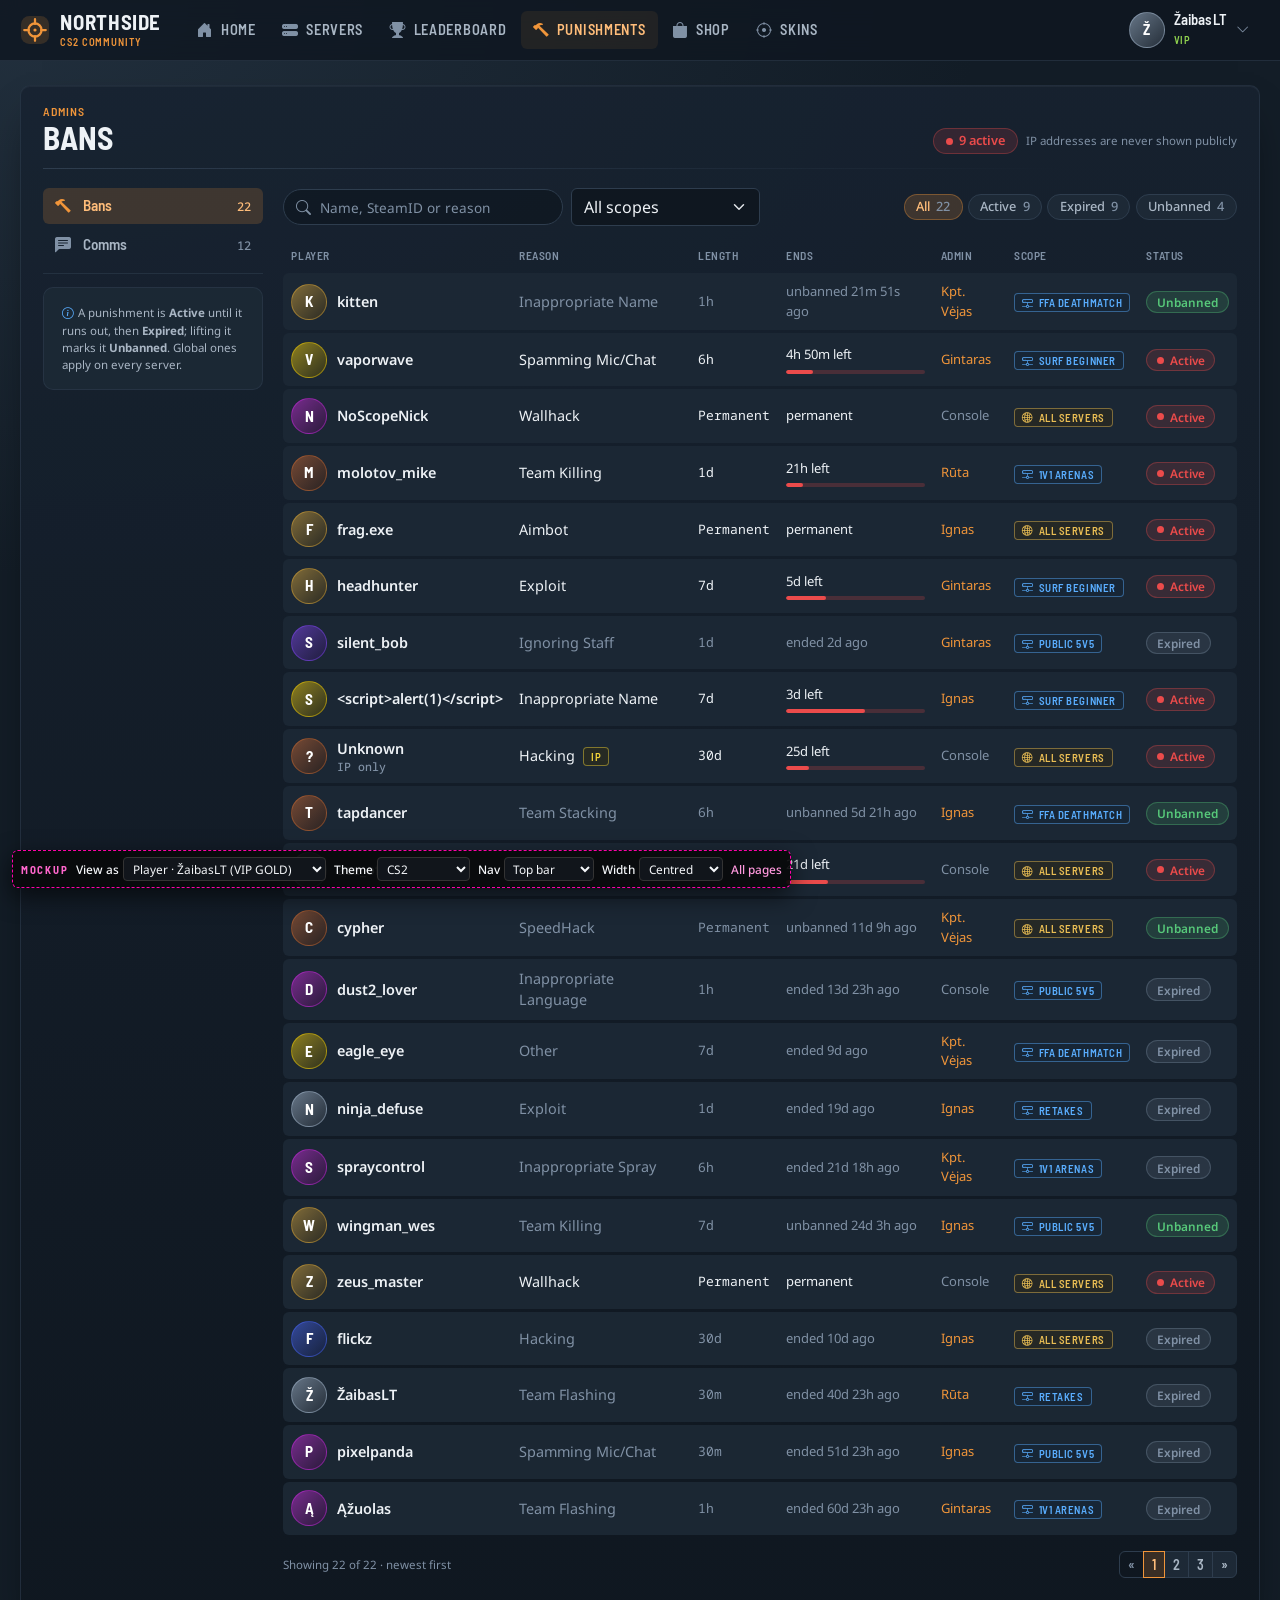
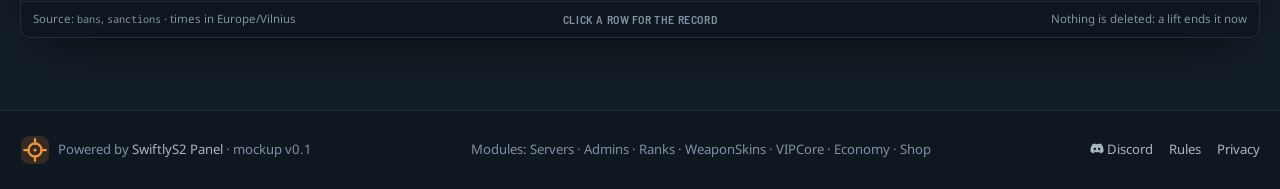
<file: design/mockups/punishments.html>
<!doctype html>
<html lang="en" data-bs-theme="dark">
<head>
  <meta charset="utf-8">
  <meta name="viewport" content="width=device-width, initial-scale=1">
  <title>Punishments · SwiftlyS2 Panel mockup</title>
  <link rel="stylesheet" href="assets/vendor/bootstrap/bootstrap.min.css">
  <link rel="stylesheet" href="assets/vendor/bootstrap-icons/bootstrap-icons.min.css">
  <link rel="stylesheet" href="assets/css/fonts.css">
  <link rel="stylesheet" href="assets/css/panel.css">
  <script src="assets/js/sample-data.js"></script>
  <script src="assets/js/panel.js"></script>
  <style>
    .ends { min-width: 128px; }
    .ends .sp-meter { margin-top: .3rem; }
    .kick { white-space: pre-line; font: 500 .82rem/1.5 var(--sp-font-mono); background: color-mix(in srgb, var(--sp-danger) 8%, var(--sp-surface)); border: 1px solid color-mix(in srgb, var(--sp-danger) 30%, transparent); border-radius: var(--sp-radius); padding: .6rem .8rem; }
    .pick { display: flex; flex-wrap: wrap; gap: .35rem; }
  </style>
</head>
<body>
<div id="sp-top"></div>

<main class="sp-container py-4">
  <section class="sp-shell">
    <div class="sp-shell-head">
      <div><span class="sp-eyebrow">Admins</span><h1 class="sp-title" id="title">Bans</h1></div>
      <div class="d-flex flex-wrap gap-2 align-items-center" id="head-actions"></div>
    </div>
    <div class="sp-rule"></div>
    <div class="sp-shell-body">
      <div class="sp-locker">
        <aside class="sp-side" id="side"></aside>
        <div class="min-w-0">
          <div class="d-flex flex-wrap gap-2 align-items-center mb-2">
            <div class="sp-search position-relative" style="width:280px"><i class="bi bi-search"></i>
              <input class="form-control" id="q" placeholder="Name, SteamID or reason" aria-label="Search punishments"></div>
            <select class="form-select w-auto" id="scope" aria-label="Scope"></select>
            <div class="pick ms-xl-auto" id="status"></div>
          </div>
          <div class="pick mb-2" id="kinds"></div>
          <div class="sp-table-wrap fit"><table class="sp-table hover" id="table"></table></div>
          <div class="d-flex justify-content-between align-items-center mt-3">
            <span class="fs-8 text-faint" id="count"></span>
            <nav aria-label="Pages"><ul class="pagination pagination-sm mb-0">
              <li class="page-item disabled"><span class="page-link">&laquo;</span></li>
              <li class="page-item active"><span class="page-link">1</span></li>
              <li class="page-item"><a class="page-link" href="#">2</a></li>
              <li class="page-item"><a class="page-link" href="#">3</a></li>
              <li class="page-item"><a class="page-link" href="#">&raquo;</a></li></ul></nav>
          </div>
        </div>
      </div>
    </div>
    <div class="sp-shell-foot">
      <div class="fs-8 text-faint">Source: <span class="mono">bans</span>, <span class="mono">sanctions</span> · times in Europe/Vilnius</div>
      <div class="sp-hint">Click a row for the record</div>
      <div class="text-end fs-8 text-faint">Nothing is deleted: a lift ends it now</div>
    </div>
  </section>
</main>

<div class="modal fade" id="record" tabindex="-1" aria-hidden="true"><div class="modal-dialog modal-dialog-centered modal-lg"><div class="modal-content" id="record-content"></div></div></div>
<div class="modal fade" id="give" tabindex="-1" aria-hidden="true"><div class="modal-dialog modal-dialog-centered modal-lg"><div class="modal-content" id="give-content"></div></div></div>

<div id="sp-foot"></div>
<script src="assets/vendor/bootstrap/bootstrap.bundle.min.js"></script>
<script>
(() => {
  SP.layout('punishments');
  const { html, mount, data: D, fmt } = SP;
  const A = SP.admins;
  const cfg = D.admins.config;
  const staff = SP.can('admins.bans.create');
  const seeIp = SP.can('admins.ip.view');

  const state = { tab: SP.param('tab') === 'comms' ? 'comms' : 'bans', status: 'all', kind: 'all', scope: 'all', q: '' };
  const bans = D.admins.bans.map((b) => ({ ...b, kind: 'ban' }));
  let comms = A.groupComms(D.admins.sanctions);

  const rowsFor = (tab) => (tab === 'bans' ? bans : comms);
  const statusOf = (r) => A.status(r);
  const count = (list, st) => list.filter((r) => st === 'all' || statusOf(r) === st).length;

  function filtered() {
    const q = state.q.toLowerCase();
    return rowsFor(state.tab).filter((r) =>
      (state.status === 'all' || statusOf(r) === state.status) &&
      (state.kind === 'all' || r.kind === state.kind) &&
      (state.scope === 'all' || (state.scope === 'global' ? (r.GlobalBan ?? r.GlobalSanction) : !(r.GlobalBan ?? r.GlobalSanction) && r.Server === state.scope)) &&
      (!q || r.PlayerName.toLowerCase().includes(q) || r.SteamId64.includes(q) || r.Reason.toLowerCase().includes(q) || String(r.Id).includes(q.replace('#', ''))));
  }

  function renderChrome() {
    document.getElementById('title').textContent = state.tab === 'bans' ? 'Bans' : 'Comms';
    mount('#side', html`
      <button class="sp-side-item ${state.tab === 'bans' ? 'active' : ''}" data-tab="bans"><i class="bi bi-hammer"></i>Bans<span class="count">${bans.length}</span></button>
      <button class="sp-side-item ${state.tab === 'comms' ? 'active' : ''}" data-tab="comms"><i class="bi bi-chat-left-text-fill"></i>Comms<span class="count">${comms.length}</span></button>
      ${staff ? html`<div class="sp-side-sep"></div><div class="sp-side-label">Staff</div>
        <button class="sp-side-item" data-give><i class="bi bi-plus-lg"></i>Give ${state.tab === 'bans' ? 'ban' : 'gag or mute'}</button>
        <a class="sp-side-item" href="admin-admins.html#exclusions"><i class="bi bi-shield-shaded"></i>IP ban exclusions<span class="count">${D.admins.ip_ban_exclusions.length}</span></a>` : ''}
      <div class="sp-side-sep"></div>
      <div class="sp-panel fs-8 text-muted2 mt-1"><i class="bi bi-info-circle me-1 text-info2"></i>A punishment is <b>Active</b> until it runs out, then <b>Expired</b>; lifting it marks it
        <b>${state.tab === 'bans' ? 'Unbanned' : 'Lifted'}</b>. Global ones apply on every server.</div>`);
    const list = rowsFor(state.tab);
    const lifted = state.tab === 'bans' ? 'Unbanned' : 'Lifted';
    mount('#status', [['all', 'All'], ['active', 'Active'], ['expired', 'Expired'], ['lifted', lifted]].map(([k, l]) =>
      html`<button class="sp-chip ${state.status === k ? 'active' : ''}" data-status="${k}">${l} <span class="text-faint">${count(list, k)}</span></button>`));
    mount('#kinds', state.tab === 'comms' ? [['all', 'Type: All'], ['gag', 'Gags'], ['mute', 'Mutes'], ['silence', 'Silences']].map(([k, l]) =>
      html`<button class="sp-chip ${state.kind === k ? 'active' : ''}" data-kind="${k}">${l}</button>`) : '');
    mount('#scope', html`<option value="all">All scopes</option><option value="global" ${state.scope === 'global' ? 'selected' : ''}>All servers (global)</option>
      ${SP.servers.slice(0, 6).map((s) => html`<option value="${s.GUID}" ${state.scope === s.GUID ? 'selected' : ''}>${SP.serverShort(s.GUID)}</option>`)}`);
    mount('#head-actions', html`
      <span class="sp-pill lg tone-danger"><span class="sp-dot"></span>${count(list, 'active')} active</span>
      ${staff ? html`<button class="btn btn-danger btn-sm" data-give><i class="bi bi-plus-lg me-1"></i>Give ${state.tab === 'bans' ? 'ban' : 'gag or mute'}</button>`
        : html`<span class="fs-8 text-faint">IP addresses are never shown publicly</span>`}`);
  }

  function renderTable() {
    const list = filtered();
    const comm = state.tab === 'comms';
    mount('#table', html`<thead><tr>
        <th class="opt-1">#</th>${comm ? html`<th>Type</th>` : ''}<th>Player</th><th>Reason</th><th class="opt-3">Length</th><th class="opt-1">Issued</th><th>Ends</th>
        <th class="opt-2">Admin</th><th>Scope</th>${seeIp ? html`<th class="opt-2">IP</th>` : ''}<th>Status</th>${staff ? html`<th></th>` : ''}</tr></thead>
      <tbody>${list.map((r) => {
        const pct = A.progress(r);
        const st = statusOf(r);
        return html`<tr class="${st === 'active' ? '' : 'muted'}" data-id="${r.Id}">
          <td class="opt-1 mono fs-8 text-faint">#${comm && r.ids.length > 1 ? r.ids.join('+') : r.Id}</td>
          ${comm ? html`<td>${A.kindPill(r.kind)}</td>` : ''}
          <td>${r.SteamId64 !== '0' ? SP.playerLink(r.SteamId64, r.PlayerName) : html`<span class="sp-player">${SP.avatar('?', r.PlayerIp, '')}<span><span class="sp-player-name d-block">${r.PlayerName}</span><span class="sp-player-sub">IP only</span></span></span>`}</td>
          <td><span class="d-flex gap-2 align-items-center">${r.Reason}${A.typeBadge(r)}</span></td>
          <td class="opt-3 mono fs-7">${A.length(r)}</td>
          <td class="opt-1 fs-7 text-muted2 text-nowrap" title="${fmt.date(r.CreatedAt)}">${fmt.ago(r.CreatedAt)}</td>
          <td class="ends fs-7">${A.timeline(r, r.kind === 'ban' ? 'ban' : r.kind)}${pct !== null ? html`<div class="sp-meter tone-danger" style="--v:${pct}%"><i></i></div>` : ''}</td>
          <td class="opt-2 fs-7">${r.AdminSteamId64 === '0' ? html`<span class="text-faint">Console</span>` : html`<a href="profile.html?id=${r.AdminSteamId64}">${r.AdminName}</a>`}</td>
          <td>${A.scope(r)}</td>
          ${seeIp ? html`<td class="opt-2 mono fs-8 text-muted2">${r.PlayerIp || '—'}</td>` : ''}
          <td>${A.statusPill(r, r.kind === 'ban' ? 'ban' : r.kind)}</td>
          ${staff ? html`<td class="text-end">${st === 'active' ? html`<button class="btn btn-success btn-sm" data-lift="${r.Id}" title="${r.kind === 'ban' ? 'Unban' : 'Lift'}" data-bs-toggle="tooltip"><i class="bi bi-unlock-fill"></i></button>` : ''}</td>` : ''}
        </tr>`;
      })}${list.length ? '' : html`<tr><td colspan="12"><div class="sp-empty"><i class="bi bi-shield-check"></i>Nothing to show</div></td></tr>`}</tbody>`);
    document.getElementById('count').textContent = `Showing ${list.length} of ${rowsFor(state.tab).length} · newest first`;
    SP.tips(document.getElementById('table'));
  }

  function kickMessage(r) {
    const exp = r.ExpiresAt === 0 ? 'Never' : fmt.date(r.ExpiresAt);
    return `You are banned from this server.\nReason: ${r.Reason}\nExpires at: ${exp}\nBanned by: ${r.AdminName} (${r.AdminSteamId64})`;
  }

  function openRecord(id) {
    const r = rowsFor(state.tab).find((x) => String(x.Id) === String(id));
    if (!r) return;
    const st = statusOf(r);
    const kind = r.kind === 'ban' ? 'Ban' : r.kind[0].toUpperCase() + r.kind.slice(1);
    const sid = r.SteamId64 !== '0' ? r.SteamId64 : null;
    const endLabel = st === 'active' ? 'Expires' : st === 'expired' ? 'Ended' : r.kind === 'ban' ? 'Unbanned' : 'Lifted';
    mount('#record-content', html`
      <div class="modal-header align-items-start">
        <div><span class="sp-eyebrow">${kind} · ${(r.GlobalBan ?? r.GlobalSanction) ? 'All servers' : SP.serverShort(r.Server)}</span>
          <h2 class="sp-title fs-3 mb-0">${kind} #${r.ids?.length > 1 ? r.ids.join(' + ') : r.Id}</h2></div>
        <div class="d-flex gap-2 align-items-center ms-auto">${A.statusPill(r, r.kind === 'ban' ? 'ban' : r.kind)}<button type="button" class="btn-close ms-2" data-bs-dismiss="modal" aria-label="Close"></button></div>
      </div>
      <div class="modal-body">
        <div class="row g-4">
          <div class="col-md-5">
            <div class="sp-panel team tone-danger d-flex gap-3 align-items-center mb-3">
              ${SP.avatar(r.PlayerName, sid ?? r.PlayerIp, 'lg')}
              <div class="min-w-0"><div class="sp-player-name fs-5">${r.PlayerName}</div>
                ${sid ? html`<div class="mono fs-8 text-muted2">${sid} <button class="sp-copy" data-copy="${sid}"><i class="bi bi-copy"></i></button></div>
                  <div class="mono fs-8 text-faint">${SP.steam.id2(sid)} · ${SP.steam.id3(sid)}</div>` : html`<div class="fs-8 text-faint">Banned by IP address alone</div>`}</div>
            </div>
            ${sid ? html`<div class="d-flex gap-2"><a class="btn btn-sp btn-sm" href="profile.html?id=${sid}"><i class="bi bi-person-vcard me-1"></i>Player page</a>
              <a class="btn btn-ghost btn-sm" href="${SP.steam.url(sid)}" target="_blank" rel="noopener"><i class="bi bi-steam me-1"></i>Steam</a></div>` : ''}
            ${A.progress(r) !== null ? html`<div class="mt-3"><div class="d-flex justify-content-between fs-8 mb-1"><span class="sp-stat-label">Served</span><span class="mono">${Math.round(A.progress(r))}%</span></div>
              <div class="sp-meter lg tone-danger" style="--v:${A.progress(r)}%"><i></i></div></div>` : ''}
          </div>
          <div class="col-md-7">
            <dl class="sp-fields">
              <dt>Reason</dt><dd>${r.Reason}</dd>
              <dt>Length</dt><dd>${A.length(r)}</dd>
              <dt>Issued</dt><dd>${fmt.date(r.CreatedAt)} <span class="text-faint">· ${fmt.ago(r.CreatedAt)}</span></dd>
              <dt>${endLabel}</dt><dd>${r.ExpiresAt === 0 ? 'Never' : fmt.date(r.ExpiresAt)} <span class="text-faint">· ${A.timeline(r, r.kind === 'ban' ? 'ban' : r.kind)}</span></dd>
              <dt>Issued by</dt><dd>${r.AdminSteamId64 === '0' ? 'Console' : html`<a href="profile.html?id=${r.AdminSteamId64}">${r.AdminName}</a>`}</dd>
              <dt>Scope</dt><dd>${A.scope(r)}</dd>
              <dt>Matched by</dt><dd>${(r.BanType ?? r.SanctionType) === 2 ? 'IP address' : 'SteamID'}</dd>
              ${seeIp ? html`<dt>IP address</dt><dd class="mono">${r.PlayerIp || '—'}</dd>` : ''}
            </dl>
          </div>
        </div>
        ${staff && r.kind === 'ban' ? html`<div class="mt-3"><span class="sp-stat-label d-block mb-1">What they see when kicked</span><div class="kick">${kickMessage(r)}</div></div>` : ''}
      </div>
      ${staff && st === 'active' ? html`<div class="modal-footer">
        <span class="me-auto fs-8 text-faint">Reaches online players within ${state.tab === 'bans' ? 'Bans' : 'Comms'}.DatabaseSyncIntervalSeconds (30 s)</span>
        <button class="btn btn-sp" data-length="${r.Id}"><i class="bi bi-hourglass-split me-1"></i>Change length</button>
        <button class="btn btn-success" data-lift="${r.Id}"><i class="bi bi-unlock-fill me-1"></i>${r.kind === 'ban' ? 'Unban' : 'Lift'}</button></div>` : ''}`);
    bootstrap.Modal.getOrCreateInstance('#record').show();
  }

  function lift(id) {
    const r = rowsFor(state.tab).find((x) => String(x.Id) === String(id));
    if (!r) return;
    r.ExpiresAt = SP.now - 1000; r.Status = 1; r.UpdatedAt = SP.now;
    bootstrap.Modal.getInstance('#record')?.hide();
    SP.toast(r.kind === 'ban' ? 'Unbanned' : 'Lifted', `${r.PlayerName}: ${r.kind === 'ban' ? '1 ban(s)' : r.kind} lifted · audit log updated`, 'tone-success');
    renderChrome(); renderTable();
  }

  function openGive() {
    const isBan = state.tab === 'bans';
    const durations = cfg.durations.filter((s) => s > 0).sort((a, b) => a - b).concat([0]);
    mount('#give-content', html`
      <div class="modal-header"><div><span class="sp-eyebrow">Admins · staff</span><h2 class="sp-title fs-3 mb-0">${isBan ? 'Give ban' : 'Give gag or mute'}</h2></div>
        <button type="button" class="btn-close" data-bs-dismiss="modal" aria-label="Close"></button></div>
      <form class="modal-body" id="give-form">
        <div class="row g-3">
          <div class="col-md-7"><label class="form-label" for="g-target">Player</label>
            <input class="form-control" id="g-target" list="g-players" placeholder="Name, SteamID64 or IP address" required>
            <datalist id="g-players">${D.players.map((p) => html`<option value="${p.steamId}">${p.name}</option>`)}</datalist>
            <div class="form-text">Someone who left is still reached by SteamID; an IP address punishes the address.</div></div>
          ${isBan ? '' : html`<div class="col-md-5"><label class="form-label">Type</label><div class="pick">
            ${['gag', 'mute', 'silence'].map((k, i) => html`<input type="radio" class="btn-check" name="g-kind" id="k-${k}" value="${k}" ${i === 0 ? 'checked' : ''}><label class="btn btn-sp btn-sm" for="k-${k}">${k}</label>`)}</div></div>`}
          <div class="col-12"><label class="form-label">Reason</label><div class="pick">
            ${(isBan ? cfg.banReasons : cfg.commsReasons).map((r, i) => html`<input type="radio" class="btn-check" name="g-reason" id="r-${i}" value="${r}" ${i === 0 ? 'checked' : ''}><label class="btn btn-sp btn-sm" for="r-${i}">${r}</label>`)}
          </div></div>
          <div class="col-md-7"><label class="form-label">Length</label><div class="pick">
            ${durations.map((s, i) => html`<input type="radio" class="btn-check" name="g-len" id="l-${i}" value="${s}" ${s === 86400 ? 'checked' : ''}><label class="btn btn-sp btn-sm" for="l-${i}">${s === 0 ? 'Permanent' : fmt.span(s * 1000)}</label>`)}
          </div><input class="form-control form-control-sm mt-2" id="g-other" placeholder="Other length: 45m, 12h, 3d — 0 is permanent"></div>
          <div class="col-md-5"><label class="form-label">Scope</label>
            <select class="form-select" id="g-scope">${SP.servers.slice(0, 6).map((s) => html`<option value="${s.GUID}">This server: ${SP.serverShort(s.GUID)}</option>`)}
              ${SP.can('admins.bans.create.global') ? html`<option value="global">All servers</option>` : ''}</select>
            <div class="form-check form-switch mt-2"><input class="form-check-input" type="checkbox" id="g-ip"><label class="form-check-label fs-7" for="g-ip">Match by IP address</label></div></div>
          <div class="col-12"><div class="sp-callout tone-danger" id="g-summary"></div></div>
        </div>
      </form>
      <div class="modal-footer"><button class="btn btn-sp" data-bs-dismiss="modal">Cancel</button>
        <button class="btn btn-danger" form="give-form" type="submit"><i class="bi bi-hammer me-1"></i>Confirm ${isBan ? 'ban' : 'sanction'}</button></div>`);
    const form = document.getElementById('give-form');
    const summary = () => {
      const t = document.getElementById('g-target').value.trim();
      const name = D.players.find((p) => p.steamId === t)?.name ?? (t || 'someone else');
      const len = Number(form.querySelector('[name=g-len]:checked').value);
      const other = document.getElementById('g-other').value.trim();
      const scope = document.getElementById('g-scope');
      const kind = isBan ? 'Ban' : form.querySelector('[name=g-kind]:checked').value;
      mount('#g-summary', html`<i class="bi bi-hammer"></i><div><strong>${kind[0].toUpperCase() + kind.slice(1)}: ${name}</strong> · ${form.querySelector('[name=g-reason]:checked').value}
        · ${other || (len === 0 ? 'Permanent' : fmt.span(len * 1000))} · ${scope.options[scope.selectedIndex].text}${document.getElementById('g-ip').checked ? ' · by IP' : ''}</div>`);
    };
    form.addEventListener('input', summary);
    form.addEventListener('change', summary);
    form.addEventListener('submit', (e) => {
      e.preventDefault();
      bootstrap.Modal.getInstance('#give').hide();
      SP.toast('Saved to the database', 'Online players get it within 30 s; a new connection is checked at once.', 'tone-danger');
    });
    summary();
    bootstrap.Modal.getOrCreateInstance('#give').show();
  }

  document.addEventListener('click', (e) => {
    const t = e.target.closest('[data-tab],[data-status],[data-kind],[data-give],[data-lift],[data-length],tr[data-id]');
    if (!t) return;
    if (t.dataset.tab) { state.tab = t.dataset.tab; state.kind = 'all'; renderChrome(); renderTable(); }
    else if (t.dataset.status) { state.status = t.dataset.status; renderChrome(); renderTable(); }
    else if (t.dataset.kind) { state.kind = t.dataset.kind; renderChrome(); renderTable(); }
    else if ('give' in t.dataset) openGive();
    else if (t.dataset.lift) lift(t.dataset.lift);
    else if (t.dataset.length) SP.toast('Change length', 'The new length counts from now.', 'tone-info');
    else if (t.dataset.id && !e.target.closest('a,button')) openRecord(t.dataset.id);
  });
  document.getElementById('q').addEventListener('input', (e) => { state.q = e.target.value; renderTable(); });
  document.getElementById('scope').addEventListener('change', (e) => { state.scope = e.target.value; renderTable(); });
  renderChrome();
  renderTable();
})();
</script>
</body>
</html>
</file>
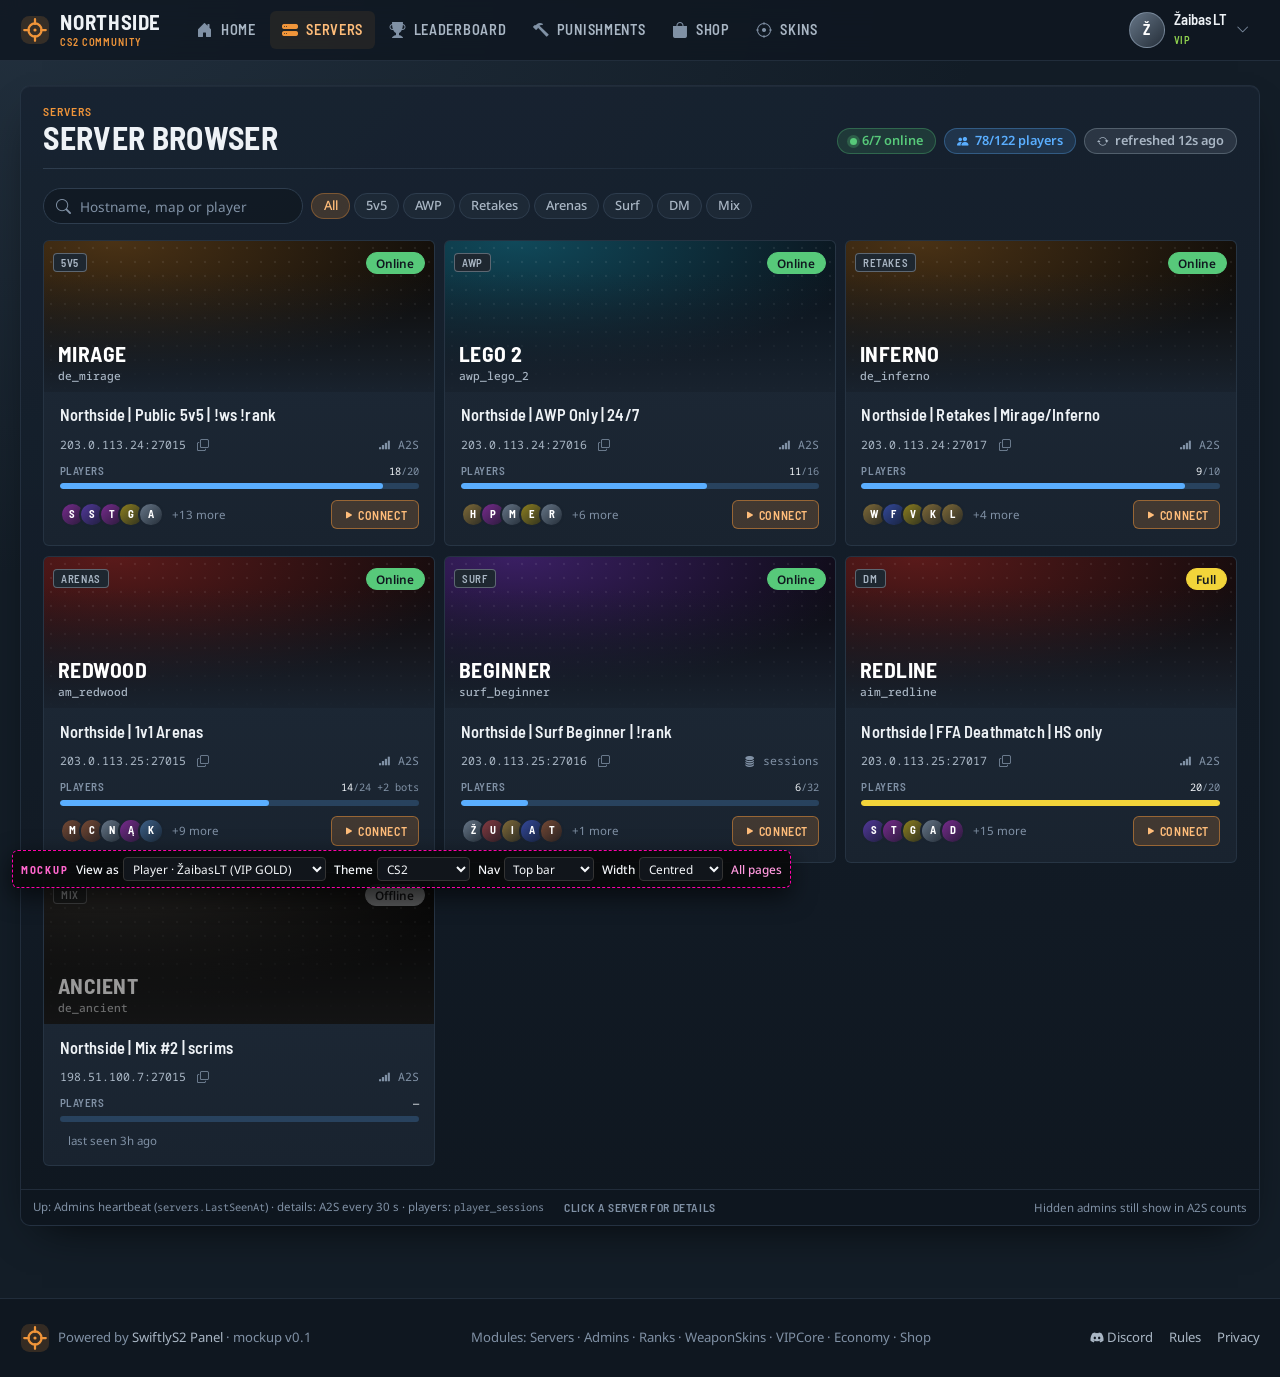
<file: design/mockups/servers.html>
<!doctype html>
<html lang="en" data-bs-theme="dark">
<head>
  <meta charset="utf-8">
  <meta name="viewport" content="width=device-width, initial-scale=1">
  <title>Servers · SwiftlyS2 Panel mockup</title>
  <link rel="stylesheet" href="assets/vendor/bootstrap/bootstrap.min.css">
  <link rel="stylesheet" href="assets/vendor/bootstrap-icons/bootstrap-icons.min.css">
  <link rel="stylesheet" href="assets/css/fonts.css">
  <link rel="stylesheet" href="assets/css/panel.css">
  <script src="assets/js/sample-data.js"></script>
  <script src="assets/js/panel.js"></script>
  <style>
    .sp-stack { display: flex; }
    .sp-stack .sp-avatar { margin-left: -6px; border: 2px solid var(--sp-tile-deep); }
    .sp-stack .sp-avatar:first-child { margin-left: 0; }
    .sp-server .sp-map { aspect-ratio: 16 / 6.2; }
  </style>
</head>
<body>
<div id="sp-top"></div>

<main class="sp-container py-4">
  <section class="sp-shell">
    <div class="sp-shell-head">
      <div><span class="sp-eyebrow">Servers</span><h1 class="sp-title">Server browser</h1></div>
      <div class="d-flex flex-wrap gap-2" id="summary"></div>
    </div>
    <div class="sp-rule"></div>
    <div class="sp-shell-body">
      <div class="d-flex flex-wrap gap-2 align-items-center mb-3">
        <div class="sp-search position-relative" style="width:260px"><i class="bi bi-search"></i>
          <input class="form-control" id="q" placeholder="Hostname, map or player" aria-label="Filter servers"></div>
        <div class="d-flex flex-wrap gap-1" id="modes"></div>
      </div>
      <div class="sp-grid" style="--min:300px" id="grid"></div>
    </div>
    <div class="sp-shell-foot">
      <div class="fs-8 text-faint">Up: Admins heartbeat (<span class="mono">servers.LastSeenAt</span>) · details: A2S every 30 s · players: <span class="mono">player_sessions</span></div>
      <div class="sp-hint">Click a server for details</div>
      <div class="text-end fs-8 text-faint">Hidden admins still show in A2S counts</div>
    </div>
  </section>
</main>

<div class="offcanvas offcanvas-end" tabindex="-1" id="detail" style="--bs-offcanvas-width:440px">
  <div class="offcanvas-header align-items-start">
    <div class="min-w-0"><span class="sp-eyebrow">Server</span><h2 class="sp-title fs-4" id="d-title"></h2></div>
    <button type="button" class="btn-close" data-bs-dismiss="offcanvas" aria-label="Close"></button>
  </div>
  <div class="offcanvas-body pt-0" id="d-body"></div>
</div>

<div id="sp-foot"></div>
<script src="assets/vendor/bootstrap/bootstrap.bundle.min.js"></script>
<script>
(() => {
  SP.layout('servers');
  const { html, mount, data: D, fmt } = SP;
  const ONLINE_WITHIN = 150_000; // Admins: HeartbeatSeconds (60) * 2.5, its own "online" test

  const modeOf = (s) => (/AWP/i.test(s.Hostname) ? 'AWP' : /Retake/i.test(s.Hostname) ? 'Retakes' : /Arena/i.test(s.Hostname) ? 'Arenas'
    : /Surf/i.test(s.Hostname) ? 'Surf' : /Deathmatch|FFA/i.test(s.Hostname) ? 'DM' : /Mix|scrim/i.test(s.Hostname) ? 'Mix' : '5v5');
  const playersOn = (s) => D.admins.player_sessions.filter((p) => p.Server === s.GUID && p.DisconnectedAt === 0 && SP.now - p.LastSeenAt < ONLINE_WITHIN);

  const online = SP.servers.filter((s) => s.live.online);
  mount('#summary', html`
    <span class="sp-pill lg tone-success"><span class="sp-dot live"></span>${online.length}/${SP.servers.length} online</span>
    <span class="sp-pill lg tone-info"><i class="bi bi-people-fill"></i>${online.reduce((n, s) => n + s.live.players, 0)}/${online.reduce((n, s) => n + s.live.maxPlayers, 0)} players</span>
    <span class="sp-pill lg tone-muted"><i class="bi bi-arrow-repeat"></i>refreshed 12s ago</span>`);

  let mode = 'All';
  const modes = ['All', ...new Set(SP.servers.map(modeOf))];
  const renderModes = () => mount('#modes', modes.map((m) => html`<button class="sp-chip ${m === mode ? 'active' : ''}" data-mode="${m}">${m}</button>`));

  function card(s) {
    const l = s.live;
    const full = l.online && l.players >= l.maxPlayers;
    const ps = playersOn(s);
    const status = !l.online ? html`<span class="sp-pill solid tone-faint">Offline</span>`
      : full ? html`<span class="sp-pill solid tone-caution">Full</span>` : html`<span class="sp-pill solid tone-success">Online</span>`;
    return html`<article class="sp-tile sp-server ${l.online ? '' : 'offline'}" data-guid="${s.GUID}" tabindex="0">
      <div class="sp-map ${SP.mapClass(l.map)}">
        <span class="sp-corner">${status}</span>
        <span class="sp-corner-l"><span class="sp-badge">${modeOf(s)}</span></span>
        <span class="sp-map-name">${SP.mapTitle(l.map)}<span class="sp-map-code">${l.map}</span></span>
      </div>
      <div class="body">
        <div class="sp-hostname">${s.Hostname}</div>
        <div class="d-flex align-items-center gap-2 mono fs-8 text-muted2">${s.IP}:${s.Port}
          <button class="sp-copy" data-copy="${s.IP}:${s.Port}" title="Copy address"><i class="bi bi-copy"></i></button>
          <span class="ms-auto text-faint" title="${l.source === 'query' ? 'A2S_INFO over UDP' : 'UDP blocked: counted from open sessions'}" data-bs-toggle="tooltip">
            <i class="bi bi-${l.source === 'query' ? 'reception-4' : 'database-fill'}"></i> ${l.source === 'query' ? 'A2S' : 'sessions'}</span>
        </div>
        <div>
          <div class="d-flex justify-content-between fs-8 mb-1"><span class="sp-stat-label">Players</span>
            <span class="mono">${l.online ? html`${l.players}<span class="text-faint">/${l.maxPlayers}</span>${l.bots ? html` <span class="text-faint">+${l.bots} bots</span>` : ''}` : '—'}</span></div>
          <div class="sp-meter lg ${full ? 'tone-caution' : ''}" style="--v:${l.online ? (l.players / l.maxPlayers) * 100 : 0}%"><i></i></div>
        </div>
        <div class="d-flex align-items-center gap-2 mt-auto">
          <span class="sp-stack">${ps.slice(0, 5).map((p) => SP.avatar(p.PlayerName, p.SteamId64, 'sm'))}</span>
          <span class="fs-8 text-faint">${ps.length ? (l.players > 5 ? `+${l.players - Math.min(5, ps.length)} more` : '') : l.online ? 'no session data' : 'last seen 3h ago'}</span>
          ${l.online ? html`<a class="btn btn-primary btn-sm ms-auto" href="steam://connect/${s.IP}:${s.Port}"><i class="bi bi-play-fill"></i> Connect</a>` : html`<span class="ms-auto"></span>`}
        </div>
      </div>
    </article>`;
  }

  function render() {
    const q = document.getElementById('q').value.trim().toLowerCase();
    const list = SP.servers.filter((s) => (mode === 'All' || modeOf(s) === mode) &&
      (!q || s.Hostname.toLowerCase().includes(q) || s.live.map.includes(q) || playersOn(s).some((p) => p.PlayerName.toLowerCase().includes(q))));
    mount('#grid', list.length ? list.map(card) : html`<div class="sp-empty"><i class="bi bi-hdd-network"></i>No server matches.</div>`);
    renderModes();
    SP.tips(document.getElementById('grid'));
  }

  function openDetail(guid) {
    const s = SP.server(guid);
    const ps = playersOn(s).sort((a, b) => a.ConnectedAt - b.ConnectedAt);
    const staff = SP.can('admins.sessions.view');
    document.getElementById('d-title').textContent = s.Hostname;
    mount('#d-body', html`
      <div class="sp-map ${SP.mapClass(s.live.map)} mb-3"><span class="sp-map-name">${SP.mapTitle(s.live.map)}<span class="sp-map-code">${s.live.map}</span></span></div>
      <dl class="sp-fields mb-3">
        <dt>Address</dt><dd class="mono">${s.IP}:${s.Port} <button class="sp-copy" data-copy="connect ${s.IP}:${s.Port}" title="Copy console command"><i class="bi bi-terminal"></i></button></dd>
        <dt>Players</dt><dd>${s.live.online ? `${s.live.players} / ${s.live.maxPlayers}${s.live.bots ? ` · ${s.live.bots} bots` : ''}` : 'Offline'}</dd>
        <dt>Status source</dt><dd>${s.live.source === 'query' ? `A2S query · ${fmt.span(SP.now - s.live.queriedAt)} ago` : 'Open sessions (UDP query blocked by host)'}</dd>
        <dt>Last report</dt><dd>${s.LastSeenAt ? `${fmt.span(SP.now - s.LastSeenAt)} ago` : 'Never'} <span class="text-faint fs-8">· Admins reports every minute</span></dd>
        ${staff ? html`<dt>Server GUID</dt><dd class="mono fs-8">${s.GUID}</dd>` : ''}
      </dl>
      ${s.live.online ? html`<a class="btn btn-solid w-100 mb-4" href="steam://connect/${s.IP}:${s.Port}"><i class="bi bi-play-fill me-1"></i>Connect</a>` : ''}
      <h3 class="sp-section-title">On the server <small>${ps.length} with a live session</small></h3>
      <div class="sp-rows">${ps.length ? ps.map((p) => html`<div class="sp-row">
          ${SP.playerLink(p.SteamId64, p.PlayerName, staff ? SP.admins.maskIp(p.PlayerIp) : '')}
          <span class="end mono fs-8 text-muted2" title="Connected ${fmt.date(p.ConnectedAt)}">${fmt.span(SP.now - p.ConnectedAt)}</span></div>`)
        : html`<div class="sp-panel empty">Nobody with a recorded session right now.</div>`}</div>
      ${staff ? html`<div class="sp-callout tone-caution mt-3"><i class="bi bi-incognito"></i><div><strong>Staff view.</strong> Address column needs <span class="mono">admins.ip.view</span> to unmask.</div></div>` : ''}`);
    bootstrap.Offcanvas.getOrCreateInstance('#detail').show();
  }

  document.getElementById('q').addEventListener('input', render);
  document.addEventListener('click', (e) => {
    const m = e.target.closest('[data-mode]');
    if (m) { mode = m.dataset.mode; render(); return; }
    const c = e.target.closest('.sp-server');
    if (c && !e.target.closest('a,button')) openDetail(c.dataset.guid);
  });
  document.addEventListener('keydown', (e) => { const c = e.target.closest?.('.sp-server'); if (c && e.key === 'Enter') openDetail(c.dataset.guid); });
  render();
})();
</script>
</body>
</html>
</file>
<file: design/mockups/assets/css/fonts.css>
/* Self-hosted OFL fonts (licences beside the files). latin + latin-ext only: player names need ą č ę ė į š ų ū ž.
   Noto Sans is the text face CS2's own menus use; Barlow Semi Condensed stands in for its Stratum2. */

@font-face {
  font-family: "Noto Sans Variable";
  font-style: normal;
  font-display: swap;
  font-weight: 100 900;
  src: url("../fonts/noto-sans/noto-sans-latin-ext-wght-normal.woff2") format("woff2-variations");
  unicode-range: U+0100-02BA, U+02BD-02C5, U+02C7-02CC, U+02CE-02D7, U+02DD-02FF, U+0304, U+0308, U+0329, U+1D00-1DBF, U+1E00-1E9F, U+1EF2-1EFF, U+2020, U+20A0-20AB, U+20AD-20C0, U+2113, U+2C60-2C7F, U+A720-A7FF;
}
@font-face {
  font-family: "Noto Sans Variable";
  font-style: normal;
  font-display: swap;
  font-weight: 100 900;
  src: url("../fonts/noto-sans/noto-sans-latin-wght-normal.woff2") format("woff2-variations");
  unicode-range: U+0000-00FF, U+0131, U+0152-0153, U+02BB-02BC, U+02C6, U+02DA, U+02DC, U+0304, U+0308, U+0329, U+2000-206F, U+20AC, U+2122, U+2191, U+2193, U+2212, U+2215, U+FEFF, U+FFFD;
}

@font-face {
  font-family: "Noto Sans Mono Variable";
  font-style: normal;
  font-display: swap;
  font-weight: 100 900;
  src: url("../fonts/noto-sans-mono/noto-sans-mono-latin-ext-wght-normal.woff2") format("woff2-variations");
  unicode-range: U+0100-02BA, U+02BD-02C5, U+02C7-02CC, U+02CE-02D7, U+02DD-02FF, U+0304, U+0308, U+0329, U+1D00-1DBF, U+1E00-1E9F, U+1EF2-1EFF, U+2020, U+20A0-20AB, U+20AD-20C0, U+2113, U+2C60-2C7F, U+A720-A7FF;
}
@font-face {
  font-family: "Noto Sans Mono Variable";
  font-style: normal;
  font-display: swap;
  font-weight: 100 900;
  src: url("../fonts/noto-sans-mono/noto-sans-mono-latin-wght-normal.woff2") format("woff2-variations");
  unicode-range: U+0000-00FF, U+0131, U+0152-0153, U+02BB-02BC, U+02C6, U+02DA, U+02DC, U+0304, U+0308, U+0329, U+2000-206F, U+20AC, U+2122, U+2191, U+2193, U+2212, U+2215, U+FEFF, U+FFFD;
}

@font-face {
  font-family: "Barlow Semi Condensed";
  font-style: normal;
  font-display: swap;
  font-weight: 500;
  src: url("../fonts/barlow-semi-condensed/barlow-semi-condensed-latin-ext-500-normal.woff2") format("woff2");
  unicode-range: U+0100-02BA, U+02BD-02C5, U+02C7-02CC, U+02CE-02D7, U+02DD-02FF, U+0304, U+0308, U+0329, U+1D00-1DBF, U+1E00-1E9F, U+1EF2-1EFF, U+2020, U+20A0-20AB, U+20AD-20C0, U+2113, U+2C60-2C7F, U+A720-A7FF;
}
@font-face {
  font-family: "Barlow Semi Condensed";
  font-style: normal;
  font-display: swap;
  font-weight: 500;
  src: url("../fonts/barlow-semi-condensed/barlow-semi-condensed-latin-500-normal.woff2") format("woff2");
  unicode-range: U+0000-00FF, U+0131, U+0152-0153, U+02BB-02BC, U+02C6, U+02DA, U+02DC, U+0304, U+0308, U+0329, U+2000-206F, U+20AC, U+2122, U+2191, U+2193, U+2212, U+2215, U+FEFF, U+FFFD;
}
@font-face {
  font-family: "Barlow Semi Condensed";
  font-style: normal;
  font-display: swap;
  font-weight: 600;
  src: url("../fonts/barlow-semi-condensed/barlow-semi-condensed-latin-ext-600-normal.woff2") format("woff2");
  unicode-range: U+0100-02BA, U+02BD-02C5, U+02C7-02CC, U+02CE-02D7, U+02DD-02FF, U+0304, U+0308, U+0329, U+1D00-1DBF, U+1E00-1E9F, U+1EF2-1EFF, U+2020, U+20A0-20AB, U+20AD-20C0, U+2113, U+2C60-2C7F, U+A720-A7FF;
}
@font-face {
  font-family: "Barlow Semi Condensed";
  font-style: normal;
  font-display: swap;
  font-weight: 600;
  src: url("../fonts/barlow-semi-condensed/barlow-semi-condensed-latin-600-normal.woff2") format("woff2");
  unicode-range: U+0000-00FF, U+0131, U+0152-0153, U+02BB-02BC, U+02C6, U+02DA, U+02DC, U+0304, U+0308, U+0329, U+2000-206F, U+20AC, U+2122, U+2191, U+2193, U+2212, U+2215, U+FEFF, U+FFFD;
}
@font-face {
  font-family: "Barlow Semi Condensed";
  font-style: normal;
  font-display: swap;
  font-weight: 700;
  src: url("../fonts/barlow-semi-condensed/barlow-semi-condensed-latin-ext-700-normal.woff2") format("woff2");
  unicode-range: U+0100-02BA, U+02BD-02C5, U+02C7-02CC, U+02CE-02D7, U+02DD-02FF, U+0304, U+0308, U+0329, U+1D00-1DBF, U+1E00-1E9F, U+1EF2-1EFF, U+2020, U+20A0-20AB, U+20AD-20C0, U+2113, U+2C60-2C7F, U+A720-A7FF;
}
@font-face {
  font-family: "Barlow Semi Condensed";
  font-style: normal;
  font-display: swap;
  font-weight: 700;
  src: url("../fonts/barlow-semi-condensed/barlow-semi-condensed-latin-700-normal.woff2") format("woff2");
  unicode-range: U+0000-00FF, U+0131, U+0152-0153, U+02BB-02BC, U+02C6, U+02DA, U+02DC, U+0304, U+0308, U+0329, U+2000-206F, U+20AC, U+2122, U+2191, U+2193, U+2212, U+2215, U+FEFF, U+FFFD;
}
@font-face {
  font-family: "Barlow Semi Condensed";
  font-style: italic;
  font-display: swap;
  font-weight: 700;
  src: url("../fonts/barlow-semi-condensed/barlow-semi-condensed-latin-ext-700-italic.woff2") format("woff2");
  unicode-range: U+0100-02BA, U+02BD-02C5, U+02C7-02CC, U+02CE-02D7, U+02DD-02FF, U+0304, U+0308, U+0329, U+1D00-1DBF, U+1E00-1E9F, U+1EF2-1EFF, U+2020, U+20A0-20AB, U+20AD-20C0, U+2113, U+2C60-2C7F, U+A720-A7FF;
}
@font-face {
  font-family: "Barlow Semi Condensed";
  font-style: italic;
  font-display: swap;
  font-weight: 700;
  src: url("../fonts/barlow-semi-condensed/barlow-semi-condensed-latin-700-italic.woff2") format("woff2");
  unicode-range: U+0000-00FF, U+0131, U+0152-0153, U+02BB-02BC, U+02C6, U+02DA, U+02DC, U+0304, U+0308, U+0329, U+2000-206F, U+20AC, U+2122, U+2191, U+2193, U+2212, U+2215, U+FEFF, U+FFFD;
}
</file>
<file: design/mockups/assets/css/panel.css>
/*
 * SwiftlyS2 Panel - design system.
 *
 * CS2's main-menu look on the web: slate-blue surfaces, white-on-dark text, softly rounded corners,
 * uppercase only where CS2 uses it (titles, tabs, buttons, tags). Default colours are CS2's own, read
 * from its Panorama stylesheet (csgostyles: backgroundGradient, item tiles, team, rarity, CS Rating);
 * the structure - one accent, one job per hue, fills that stay dim - is CustomHUD's.
 * The theme editor writes ONLY the "hue" and "surface" tokens below; every ladder step
 * (Half / Dim / Soft / Wash / Fade) is derived with color-mix(), so one colour re-themes the panel.
 * Components draw from a local --hue, which tone classes (.tone-*, .r-1..10) set.
 */

/* =========================================================================================
   1. Tokens
   ========================================================================================= */
:root {
  color-scheme: dark;

  /* Hues. Accent = interaction (selection, the active entry, your own pick). */
  --sp-accent: #f0953a;        /* Counter-Strike orange */
  --sp-accent-strong: #ffbd7a;
  --sp-on-accent: #10171f;
  --sp-gold: #eabe54;          /* values, prices, the leader */
  --sp-gold-deep: #c99a3a;
  --sp-info: #5aaeff;          /* counters, share meters */
  --sp-info-strong: #8cc4ff;
  --sp-success: #57c97a;
  --sp-success-strong: #8fe0a8;
  --sp-caution: #f2d43a;
  --sp-danger: #eb4b4b;
  --sp-danger-strong: #ff8f8f;
  --sp-ct: #96c8fa;            /* CS2 ct-color */
  --sp-t: #eabe54;             /* CS2 t-color */
  --sp-legend: #c08cff;        /* a tier above gold */

  /* Surfaces: CS2's slate blue - its menu gradient #14202b-#1e2d3d and item tiles #1e2a38-#19232f. */
  --sp-bg: #131d27;
  --sp-surface: #0f1720;
  --sp-surface-raised: #172230;
  --sp-surface-row: #1d2936;
  --sp-surface-hover: #263649;
  --sp-edge: #2e3d4e;
  --sp-tile: #1e2a38;
  --sp-tile-deep: #19232f;
  --sp-tile-hover: #27364a;
  --sp-shell-opacity: 88%;

  /* Text. Ink is dark text on a solid hue. */
  --sp-text: #eef2f6;
  --sp-text-muted: #a9b6c4;
  --sp-text-faint: #8091a5;
  --sp-text-ink: #10171f;

  /* Game data - CS2's own colours. Editable, but presets never change them. */
  --sp-rarity-1: #b0c3d9;  --sp-rarity-2: #5e98d9;  --sp-rarity-3: #4b69ff;  --sp-rarity-4: #8847ff;
  --sp-rarity-5: #d32ce6;  --sp-rarity-6: #eb4b4b;  --sp-rarity-7: #e4ae39;  --sp-rarity-8: #cf6a32;
  --sp-rarity-9: #ffd700;  --sp-rarity-10: #4c9952;
  --sp-wear-fn: #3fdc5a;  --sp-wear-mw: #a6dfa6;  --sp-wear-ft: #f2d43a;  --sp-wear-ww: #f5973a;  --sp-wear-bs: #ff7a72;
  --sp-rating-0: #b0c3d9;  --sp-rating-1: #8cc6ff;  --sp-rating-2: #6a7dff;  --sp-rating-3: #c166ff;
  --sp-rating-4: #f03cff;  --sp-rating-5: #eb4b4b;  --sp-rating-6: #ffd700;
  --sp-level-1: #eeeeee;  --sp-level-2: #1ce400;  --sp-level-4: #ffc800;  --sp-level-8: #ff6309;  --sp-level-10: #fe1f00;
  --sp-map-awp: #10495a;  --sp-map-awp-deep: #0b141d;  --sp-map-aim: #5a1a1a;  --sp-map-aim-deep: #120b0d;
  --sp-map-surf: #3a1f63; --sp-map-surf-deep: #0d0b14;  --sp-map-other: #4a3215; --sp-map-other-deep: #0e0c0a;

  /* Shape, type, motion. The theme editor's radius slider moves --sp-radius and --sp-radius-lg; the rest follow. */
  --sp-radius: 6px;
  --sp-radius-lg: 10px;
  --sp-radius-sm: calc(var(--sp-radius) * .67);
  --sp-radius-pill: calc(var(--sp-radius) * 99);
  /* Room the top bar takes, which sticky sidebars and toasts clear; a side-bar layout lowers it (section 12). */
  --sp-sticky-top: 76px;
  --sp-sidenav-w: 248px;
  /* CS2 sets its UI text in Noto Sans; Barlow Semi Condensed stands in for Stratum2, which is not redistributable. */
  --sp-font-body: "Noto Sans Variable", "Noto Sans", system-ui, -apple-system, "Segoe UI", Roboto, Arial, sans-serif;
  --sp-font-display: "Barlow Semi Condensed", "Noto Sans Variable", "Arial Narrow", system-ui, sans-serif;
  --sp-font-mono: "Noto Sans Mono Variable", ui-monospace, SFMono-Regular, Menlo, Consolas, monospace;
  --sp-track-caps: .05em;
  --sp-track-title: .01em;
  --sp-fast: 120ms;
  --sp-med: 180ms;
  --sp-ease: cubic-bezier(.2, .7, .2, 1);
  --sp-bg-image: none;

  /* Derived accent ladder (CustomHUD's step names). */
  --sp-accent-half: color-mix(in srgb, var(--sp-accent) 50%, transparent);
  --sp-accent-dim: color-mix(in srgb, var(--sp-accent) 35%, transparent);
  --sp-accent-soft: color-mix(in srgb, var(--sp-accent) 18%, transparent);
  --sp-accent-wash: color-mix(in srgb, var(--sp-accent) 8%, transparent);
  --sp-accent-fade: color-mix(in srgb, var(--sp-accent) 0%, transparent);
  --sp-edge-soft: color-mix(in srgb, var(--sp-edge) 60%, transparent);
  --sp-hover-wash: color-mix(in srgb, var(--sp-text) 7%, transparent);
  --sp-bg-lift: color-mix(in srgb, var(--sp-bg) 86%, #7fa6cc);
  --sp-shadow-drop: 0 18px 44px -22px rgba(0, 0, 0, .85);
  --sp-shadow-soft: 0 12px 28px -16px rgba(0, 0, 0, .75);
  --sp-sheen: inset 0 1px 0 rgba(255, 255, 255, .04);
}

/* =========================================================================================
   2. Bootstrap bridge - Bootstrap 5.3 ships literal colours in several components; route them to tokens.
   ========================================================================================= */
:root,
[data-bs-theme="dark"] {
  --bs-body-font-family: var(--sp-font-body);
  --bs-body-font-size: .9375rem;
  --bs-body-bg: var(--sp-bg);
  --bs-body-color: var(--sp-text);
  --bs-emphasis-color: #fff;
  --bs-secondary-color: var(--sp-text-muted);
  --bs-tertiary-color: var(--sp-text-faint);
  --bs-secondary-bg: var(--sp-surface-row);
  --bs-tertiary-bg: var(--sp-surface-raised);
  --bs-border-color: var(--sp-edge);
  --bs-border-color-translucent: var(--sp-edge-soft);
  --bs-border-radius: var(--sp-radius);
  --bs-border-radius-sm: var(--sp-radius-sm);
  --bs-border-radius-lg: var(--sp-radius-lg);
  --bs-border-radius-xl: var(--sp-radius-lg);
  --bs-border-radius-xxl: var(--sp-radius-lg);
  --bs-border-radius-pill: var(--sp-radius-pill);
  --bs-link-color: var(--sp-accent);
  --bs-link-hover-color: var(--sp-accent-strong);
  --bs-focus-ring-color: var(--sp-accent-dim);
  --bs-heading-color: var(--sp-text);
  --bs-code-color: var(--sp-gold);
  --bs-highlight-bg: var(--sp-accent-soft);
  --bs-highlight-color: var(--sp-text);
}

a { color: var(--sp-accent); text-decoration: none; }
a:hover { color: var(--sp-accent-strong); }

.btn {
  --bs-btn-font-family: var(--sp-font-display);
  --bs-btn-font-weight: 600;
  --bs-btn-font-size: .85rem;
  --bs-btn-padding-y: .5rem;
  --bs-btn-padding-x: 1rem;
  --bs-btn-border-radius: var(--sp-radius);
  --bs-btn-disabled-opacity: .4;
  letter-spacing: var(--sp-track-caps);
  text-transform: uppercase;
  transition: background-color var(--sp-fast), border-color var(--sp-fast), color var(--sp-fast), box-shadow var(--sp-fast);
}
.btn:focus-visible { box-shadow: 0 0 0 .2rem var(--sp-accent-dim); }
.btn-sm { --bs-btn-padding-y: .3rem; --bs-btn-padding-x: .65rem; --bs-btn-font-size: .75rem; }
.btn-lg { --bs-btn-padding-y: .7rem; --bs-btn-padding-x: 1.4rem; --bs-btn-font-size: 1rem; }

/* Control: a button on a row surface in a hairline; hover lightens it, as CS2's buttons do. */
.btn-sp, .btn-secondary, .btn-outline-secondary, .btn-light, .btn-dark {
  --bs-btn-color: var(--sp-text);
  --bs-btn-bg: var(--sp-surface-row);
  --bs-btn-border-color: var(--sp-edge);
  --bs-btn-hover-color: var(--sp-text);
  --bs-btn-hover-bg: var(--sp-surface-hover);
  --bs-btn-hover-border-color: color-mix(in srgb, var(--sp-text) 22%, transparent);
  --bs-btn-active-color: var(--sp-text);
  --bs-btn-active-bg: var(--sp-surface-hover);
  --bs-btn-active-border-color: var(--sp-accent-half);
  --bs-btn-disabled-color: var(--sp-text-faint);
  --bs-btn-disabled-bg: var(--sp-surface-row);
  --bs-btn-disabled-border-color: var(--sp-edge);
}
/* Primary: tinted, never a full-strength fill under a label. */
.btn-primary, .btn-outline-primary, .btn-sp-primary {
  --bs-btn-color: var(--sp-accent-strong);
  --bs-btn-bg: var(--sp-accent-soft);
  --bs-btn-border-color: var(--sp-accent-half);
  --bs-btn-hover-color: #fff;
  --bs-btn-hover-bg: var(--sp-accent-dim);
  --bs-btn-hover-border-color: var(--sp-accent);
  --bs-btn-active-color: #fff;
  --bs-btn-active-bg: var(--sp-accent-half);
  --bs-btn-active-border-color: var(--sp-accent);
  --bs-btn-disabled-color: var(--sp-accent-half);
  --bs-btn-disabled-bg: var(--sp-accent-wash);
  --bs-btn-disabled-border-color: var(--sp-accent-dim);
}
/* Solid: the page's one main action - the hue itself with ink on it. */
.btn-solid {
  --bs-btn-color: var(--sp-on-accent);
  --bs-btn-bg: var(--sp-accent);
  --bs-btn-border-color: var(--sp-accent);
  --bs-btn-hover-color: var(--sp-on-accent);
  --bs-btn-hover-bg: var(--sp-accent-strong);
  --bs-btn-hover-border-color: var(--sp-accent-strong);
  --bs-btn-active-color: var(--sp-on-accent);
  --bs-btn-active-bg: var(--sp-accent);
  --bs-btn-active-border-color: var(--sp-accent);
  --bs-btn-disabled-color: var(--sp-on-accent);
  --bs-btn-disabled-bg: var(--sp-accent);
  --bs-btn-disabled-border-color: var(--sp-accent);
}
.btn-danger, .btn-outline-danger {
  --bs-btn-color: var(--sp-danger-strong);
  --bs-btn-bg: color-mix(in srgb, var(--sp-danger) 16%, transparent);
  --bs-btn-border-color: color-mix(in srgb, var(--sp-danger) 50%, transparent);
  --bs-btn-hover-color: #fff;
  --bs-btn-hover-bg: color-mix(in srgb, var(--sp-danger) 35%, transparent);
  --bs-btn-hover-border-color: var(--sp-danger);
  --bs-btn-active-color: #fff;
  --bs-btn-active-bg: color-mix(in srgb, var(--sp-danger) 50%, transparent);
  --bs-btn-active-border-color: var(--sp-danger);
}
.btn-success, .btn-outline-success {
  --bs-btn-color: var(--sp-success-strong);
  --bs-btn-bg: color-mix(in srgb, var(--sp-success) 14%, transparent);
  --bs-btn-border-color: color-mix(in srgb, var(--sp-success) 45%, transparent);
  --bs-btn-hover-color: #fff;
  --bs-btn-hover-bg: color-mix(in srgb, var(--sp-success) 32%, transparent);
  --bs-btn-hover-border-color: var(--sp-success);
  --bs-btn-active-color: #fff;
  --bs-btn-active-bg: color-mix(in srgb, var(--sp-success) 45%, transparent);
  --bs-btn-active-border-color: var(--sp-success);
}
.btn-ghost {
  --bs-btn-color: var(--sp-text-muted);
  --bs-btn-bg: transparent;
  --bs-btn-border-color: transparent;
  --bs-btn-hover-color: var(--sp-text);
  --bs-btn-hover-bg: var(--sp-surface-hover);
  --bs-btn-hover-border-color: transparent;
  --bs-btn-active-color: var(--sp-text);
  --bs-btn-active-bg: var(--sp-surface-hover);
  --bs-btn-active-border-color: transparent;
}
/* Steam's own sign-in colours: recognisable on every theme. */
.btn-steam {
  --bs-btn-color: #c7d5e0;
  --bs-btn-bg: #171a21;
  --bs-btn-border-color: #2a475e;
  --bs-btn-hover-color: #fff;
  --bs-btn-hover-bg: #1b2838;
  --bs-btn-hover-border-color: #66c0f4;
  --bs-btn-active-color: #fff;
  --bs-btn-active-bg: #1b2838;
  --bs-btn-active-border-color: #66c0f4;
}
.btn-icon { --bs-btn-padding-x: .55rem; }

.form-control, .form-select {
  background-color: var(--sp-surface);
  border-color: var(--sp-edge);
  color: var(--sp-text);
  border-radius: var(--sp-radius);
}
.form-control:focus, .form-select:focus {
  background-color: var(--sp-surface);
  color: var(--sp-text);
  border-color: var(--sp-accent-half);
  box-shadow: 0 0 0 .2rem var(--sp-accent-soft);
}
.form-control::placeholder { color: var(--sp-text-faint); }
.form-control:disabled, .form-select:disabled { background-color: var(--sp-surface-row); color: var(--sp-text-faint); }
.form-label, .col-form-label {
  font: 600 .8rem/1.3 var(--sp-font-body);
  color: var(--sp-text-muted);
}
.form-text { color: var(--sp-text-faint); font-size: .8rem; }
.input-group-text { background: var(--sp-surface-row); border-color: var(--sp-edge); color: var(--sp-text-muted); }
.form-check-input { background-color: var(--sp-surface); border-color: var(--sp-edge); }
.form-check-input:focus { border-color: var(--sp-accent-half); box-shadow: 0 0 0 .2rem var(--sp-accent-soft); }
.form-check-input:checked { background-color: var(--sp-accent); border-color: var(--sp-accent); }
.form-check-input:checked[type="checkbox"] {
  --bs-form-check-bg-image: url("data:image/svg+xml,%3csvg xmlns='http://www.w3.org/2000/svg' viewBox='0 0 20 20'%3e%3cpath fill='none' stroke='%2304110f' stroke-linecap='round' stroke-linejoin='round' stroke-width='3' d='m6 10 3 3 6-6'/%3e%3c/svg%3e");
}
/* The knob is a gradient rather than Bootstrap's SVG so it can follow --sp-on-accent. */
.form-switch .form-check-input,
.form-switch .form-check-input:focus {
  --bs-form-switch-bg: radial-gradient(circle, var(--sp-text-faint) 62%, transparent 66%);
  background-size: .78em .78em;
  background-position: .12em center;
}
.form-switch .form-check-input:checked {
  --bs-form-switch-bg: radial-gradient(circle, var(--sp-on-accent) 62%, transparent 66%);
  background-position: calc(100% - .12em) center;
}
.form-range::-webkit-slider-thumb { background: var(--sp-accent); }
.form-range::-moz-range-thumb { background: var(--sp-accent); }
.form-range::-webkit-slider-runnable-track { background: var(--sp-surface-row); }
.form-range::-moz-range-track { background: var(--sp-surface-row); }
.form-control-color { padding: .25rem; width: 3rem; }

.table {
  --bs-table-bg: transparent;
  --bs-table-color: var(--sp-text);
  --bs-table-border-color: var(--sp-edge);
  --bs-table-hover-bg: var(--sp-surface-hover);
  --bs-table-hover-color: var(--sp-text);
  --bs-table-striped-bg: var(--sp-accent-wash);
}

.dropdown-menu {
  --bs-dropdown-bg: var(--sp-surface-raised);
  --bs-dropdown-border-color: var(--sp-edge);
  --bs-dropdown-color: var(--sp-text);
  --bs-dropdown-link-color: var(--sp-text-muted);
  --bs-dropdown-link-hover-color: var(--sp-text);
  --bs-dropdown-link-hover-bg: var(--sp-surface-hover);
  --bs-dropdown-link-active-color: var(--sp-accent-strong);
  --bs-dropdown-link-active-bg: var(--sp-accent-soft);
  --bs-dropdown-divider-bg: var(--sp-edge);
  --bs-dropdown-header-color: var(--sp-text-faint);
  --bs-dropdown-border-radius: var(--sp-radius-lg);
  --bs-dropdown-item-border-radius: var(--sp-radius);
  --bs-dropdown-padding-x: .3rem;
  box-shadow: var(--sp-shadow-drop);
}
.dropdown-header { font: 600 .7rem var(--sp-font-display); letter-spacing: var(--sp-track-caps); text-transform: uppercase; }

.modal {
  --bs-modal-bg: var(--sp-surface-raised);
  --bs-modal-border-color: var(--sp-edge-soft);
  --bs-modal-header-border-color: var(--sp-edge);
  --bs-modal-footer-border-color: var(--sp-edge);
  --bs-modal-border-radius: var(--sp-radius-lg);
  --bs-modal-inner-border-radius: calc(var(--sp-radius-lg) - 1px);
  --bs-backdrop-opacity: .72;
}
.modal-content {
  background: linear-gradient(180deg, var(--sp-surface-raised), var(--sp-surface));
  box-shadow: var(--sp-shadow-drop), var(--sp-sheen);
}
.offcanvas {
  --bs-offcanvas-bg: var(--sp-surface-raised);
  --bs-offcanvas-border-color: var(--sp-edge);
  --bs-offcanvas-color: var(--sp-text);
}
.tooltip {
  --bs-tooltip-bg: var(--sp-surface);
  --bs-tooltip-color: var(--sp-text);
  --bs-tooltip-border-radius: var(--sp-radius);
  --bs-tooltip-font-size: .8rem;
}
.tooltip-inner { border: 1px solid var(--sp-edge); box-shadow: var(--sp-shadow-drop); }
.popover {
  --bs-popover-bg: var(--sp-surface-raised);
  --bs-popover-border-color: var(--sp-edge);
  --bs-popover-header-bg: var(--sp-surface-row);
  --bs-popover-header-color: var(--sp-text);
  --bs-popover-body-color: var(--sp-text);
}
.pagination {
  --bs-pagination-bg: var(--sp-surface-row);
  --bs-pagination-border-color: var(--sp-edge);
  --bs-pagination-color: var(--sp-text-muted);
  --bs-pagination-hover-bg: var(--sp-surface-hover);
  --bs-pagination-hover-color: var(--sp-text);
  --bs-pagination-hover-border-color: var(--sp-accent-half);
  --bs-pagination-focus-bg: var(--sp-surface-hover);
  --bs-pagination-focus-color: var(--sp-text);
  --bs-pagination-focus-box-shadow: 0 0 0 .2rem var(--sp-accent-soft);
  --bs-pagination-active-bg: var(--sp-accent-soft);
  --bs-pagination-active-border-color: var(--sp-accent);
  --bs-pagination-active-color: var(--sp-accent-strong);
  --bs-pagination-disabled-bg: var(--sp-surface);
  --bs-pagination-disabled-color: var(--sp-text-faint);
  --bs-pagination-disabled-border-color: var(--sp-edge);
  --bs-pagination-border-radius: var(--sp-radius);
  font: 600 .85rem var(--sp-font-display);
}
.progress {
  --bs-progress-bg: color-mix(in srgb, var(--hue, var(--sp-accent)) 18%, transparent);
  --bs-progress-bar-bg: var(--hue, var(--sp-accent));
  --bs-progress-height: 6px;
  --bs-progress-border-radius: var(--sp-radius-pill);
}
.list-group {
  --bs-list-group-bg: var(--sp-surface-row);
  --bs-list-group-border-color: var(--sp-edge);
  --bs-list-group-color: var(--sp-text);
  --bs-list-group-action-hover-bg: var(--sp-surface-hover);
  --bs-list-group-action-hover-color: var(--sp-text);
  --bs-list-group-active-bg: var(--sp-accent-soft);
  --bs-list-group-active-border-color: var(--sp-accent);
  --bs-list-group-active-color: var(--sp-accent-strong);
}
.card {
  --bs-card-bg: var(--sp-surface-raised);
  --bs-card-border-color: var(--sp-edge);
  --bs-card-cap-bg: var(--sp-surface-row);
  --bs-card-color: var(--sp-text);
}
.nav-tabs {
  --bs-nav-tabs-border-color: var(--sp-edge);
  --bs-nav-tabs-link-hover-border-color: var(--sp-edge) var(--sp-edge) transparent;
  --bs-nav-tabs-link-active-color: var(--sp-accent-strong);
  --bs-nav-tabs-link-active-bg: var(--sp-accent-wash);
  --bs-nav-tabs-link-active-border-color: var(--sp-accent-half) var(--sp-accent-half) transparent;
}
.nav-pills {
  --bs-nav-pills-link-active-bg: var(--sp-accent-soft);
  --bs-nav-pills-link-active-color: var(--sp-accent-strong);
}
.nav-link { color: var(--sp-text-muted); }
.nav-link:hover, .nav-link:focus { color: var(--sp-text); }
.btn-close:focus { box-shadow: 0 0 0 .2rem var(--sp-accent-soft); }

/* =========================================================================================
   3. Base
   ========================================================================================= */
html { scroll-behavior: smooth; }
body {
  min-height: 100vh;
  display: flex;
  flex-direction: column;
  background: var(--sp-bg);
  color: var(--sp-text);
  font-family: var(--sp-font-body);
  -webkit-font-smoothing: antialiased;
  -moz-osx-font-smoothing: grayscale;
}
/* The game world behind the menus: an optional image under a dark glaze, lit from the top left as CS2's menu is. */
body::before {
  content: "";
  position: fixed;
  inset: 0;
  z-index: -1;
  background:
    radial-gradient(1400px 820px at 0% 0%, var(--sp-bg-lift), transparent 70%),
    linear-gradient(180deg, color-mix(in srgb, var(--sp-bg) 78%, transparent), var(--sp-bg) 85%),
    var(--sp-bg-image) center / cover no-repeat,
    var(--sp-bg);
}
main { flex: 1 0 auto; }
::selection { background: var(--sp-accent-dim); color: #fff; }
:focus-visible { outline: 2px solid var(--sp-accent); outline-offset: 2px; }
* { scrollbar-width: thin; scrollbar-color: var(--sp-edge) transparent; }

h1, h2, h3, h4, h5, h6,
.sp-display {
  font-family: var(--sp-font-display);
  font-weight: 700;
  letter-spacing: var(--sp-track-title);
}
h1, h2 { text-transform: uppercase; }
.num { font-variant-numeric: tabular-nums; }
.mono { font-family: var(--sp-font-mono); font-size: .9em; }
.upper { text-transform: uppercase; letter-spacing: var(--sp-track-caps); }
.text-accent { color: var(--sp-accent) !important; }
.text-accent-strong { color: var(--sp-accent-strong) !important; }
.text-gold { color: var(--sp-gold) !important; }
.text-gold-deep { color: var(--sp-gold-deep) !important; }
.text-info2 { color: var(--sp-info) !important; }
.text-success2 { color: var(--sp-success) !important; }
.text-danger2 { color: var(--sp-danger) !important; }
.text-muted2 { color: var(--sp-text-muted) !important; }
.text-faint { color: var(--sp-text-faint) !important; }
.text-hue { color: var(--hue) !important; }
.bg-surface { background: var(--sp-surface) !important; }
.bg-row { background: var(--sp-surface-row) !important; }
.border-edge { border-color: var(--sp-edge) !important; }
.fs-7 { font-size: .8125rem; }
.fs-8 { font-size: .72rem; }
.lh-1 { line-height: 1; }
.min-w-0 { min-width: 0; }
.text-truncate-2 { display: -webkit-box; -webkit-line-clamp: 2; -webkit-box-orient: vertical; overflow: hidden; }
.sp-container { width: 100%; max-width: 1360px; margin: 0 auto; padding: 0 1.25rem; }
/* The layout's full-width option (html.sp-fluid): no cap, and a wider gutter once the window is wide. */
.sp-fluid .sp-container { max-width: none; }
@media (min-width: 1600px) { .sp-fluid .sp-container { padding: 0 2rem; } }
.sp-cols { display: grid; gap: .5rem; grid-template-columns: repeat(var(--n, 4), minmax(0, 1fr)); }

/* =========================================================================================
   4. Top bar and footer
   ========================================================================================= */
.sp-topbar {
  position: sticky;
  top: 0;
  z-index: 1030;
  background: color-mix(in srgb, var(--sp-surface) 82%, transparent);
  backdrop-filter: blur(12px) saturate(1.15);
  -webkit-backdrop-filter: blur(12px) saturate(1.15);
  border-bottom: 1px solid var(--sp-edge-soft);
}
.sp-topbar-inner { display: flex; align-items: stretch; gap: 1rem; height: 60px; }
.sp-topbar-inner > nav { display: flex; align-items: center; min-width: 0; }
.sp-brand { display: flex; align-items: center; gap: .65rem; color: var(--sp-text); padding-right: .5rem; }
.sp-brand:hover { color: var(--sp-text); }
.sp-brand-mark { width: 30px; height: 30px; flex-shrink: 0; }
.sp-brand-name { display: block; font: 700 1.3rem/1 var(--sp-font-display); letter-spacing: .03em; text-transform: uppercase; }
.sp-brand-sub { font: 600 .66rem/1 var(--sp-font-display); letter-spacing: .08em; text-transform: uppercase; color: var(--sp-accent); }
.sp-nav { display: flex; align-items: center; gap: .15rem; margin: 0; padding: 0; list-style: none; }
/* CS2 marks the open menu by colouring its label; the soft plate keeps it findable at a glance. */
.sp-navlink {
  display: flex;
  align-items: center;
  gap: .45rem;
  height: 38px;
  padding: 0 .75rem;
  border-radius: var(--sp-radius);
  color: var(--sp-text-muted);
  font: 600 .9rem/1 var(--sp-font-display);
  letter-spacing: var(--sp-track-caps);
  text-transform: uppercase;
  white-space: nowrap;
  transition: color var(--sp-fast), background-color var(--sp-fast);
}
.sp-navlink .bi { font-size: 1rem; color: var(--sp-text-faint); transition: color var(--sp-fast); }
.sp-navlink:hover { color: var(--sp-text); background: var(--sp-hover-wash); }
.sp-navlink:hover .bi { color: var(--sp-text); }
.sp-navlink.active { color: var(--sp-accent-strong); background: var(--sp-accent-wash); }
.sp-navlink.active .bi { color: var(--sp-accent); }
.sp-search { position: relative; align-self: center; width: 250px; }
.sp-search .bi { position: absolute; left: .8rem; top: 50%; transform: translateY(-50%); color: var(--sp-text-faint); }
.sp-search .form-control { padding-left: 2.2rem; height: 36px; font-size: .85rem; border-radius: var(--sp-radius-pill); background: color-mix(in srgb, var(--sp-surface) 70%, transparent); }
.sp-user { display: flex; align-items: center; gap: .55rem; padding: .25rem .65rem .25rem .3rem; border: 1px solid transparent; border-radius: var(--sp-radius-pill); color: var(--sp-text); }
.sp-user:hover { background: var(--sp-surface-hover); border-color: var(--sp-edge); color: var(--sp-text); }
.sp-user-name { font: 600 .92rem/1.1 var(--sp-font-display); letter-spacing: .01em; }
.sp-user-role { font: 600 .66rem/1 var(--sp-font-display); letter-spacing: var(--sp-track-caps); text-transform: uppercase; }

.sp-footer {
  margin-top: 3rem;
  border-top: 1px solid var(--sp-edge-soft);
  background: color-mix(in srgb, var(--sp-surface) 80%, transparent);
  color: var(--sp-text-faint);
  font-size: .82rem;
}
.sp-footer a { color: var(--sp-text-muted); }
.sp-footer a:hover { color: var(--sp-text); }

/* Side bar: the same entries down the left or right edge, chosen on Admin -> Layout. Hidden until section 12 turns it on. */
.sp-sidenav {
  position: fixed;
  top: 0;
  bottom: 0;
  z-index: 1030;
  display: none;
  flex-direction: column;
  gap: 1rem;
  width: var(--sp-sidenav-w);
  padding: 1.1rem .85rem 1rem;
  background: color-mix(in srgb, var(--sp-surface) 86%, transparent);
  backdrop-filter: blur(12px) saturate(1.15);
  -webkit-backdrop-filter: blur(12px) saturate(1.15);
}
.sp-sidenav .sp-brand { padding: .15rem .4rem .3rem; }
.sp-sidenav .sp-search { width: 100%; }
.sp-sidenav-nav { flex: 1 1 auto; min-height: 0; overflow-y: auto; }
.sp-sidenav-list { display: flex; flex-direction: column; gap: .15rem; margin: 0; padding: 0; list-style: none; }
.sp-sidenav-link {
  display: flex;
  align-items: center;
  gap: .75rem;
  padding: .6rem .75rem;
  border-radius: var(--sp-radius);
  color: var(--sp-text-muted);
  font: 600 1rem/1.15 var(--sp-font-display);
  letter-spacing: .01em;
  transition: background-color var(--sp-fast), color var(--sp-fast);
}
.sp-sidenav-link .bi { font-size: 1.05rem; color: var(--sp-text-faint); transition: color var(--sp-fast); }
.sp-sidenav-link:hover { background: var(--sp-hover-wash); color: var(--sp-text); }
.sp-sidenav-link:hover .bi { color: var(--sp-text); }
.sp-sidenav-link.active { background: var(--sp-accent-soft); color: var(--sp-accent-strong); }
.sp-sidenav-link.active .bi { color: var(--sp-accent); }
.sp-sidenav-sep { height: 1px; margin: .45rem .75rem; background: var(--sp-edge-soft); }
.sp-sidenav-foot { padding-top: .8rem; border-top: 1px solid var(--sp-edge-soft); }
.sp-sidenav-foot .sp-user { width: 100%; }

/* =========================================================================================
   5. Shell (CustomHUD's locker) - a dark glass panel over the slate page, like CS2's menu content area
   ========================================================================================= */
.sp-shell {
  position: relative;
  background: linear-gradient(180deg,
    color-mix(in srgb, var(--sp-surface-raised) var(--sp-shell-opacity), transparent),
    color-mix(in srgb, var(--sp-surface) var(--sp-shell-opacity), transparent));
  border: 1px solid var(--sp-edge-soft);
  border-radius: var(--sp-radius-lg);
  box-shadow: var(--sp-shadow-drop), var(--sp-sheen);
}
.sp-shell-head {
  display: flex;
  flex-wrap: wrap;
  align-items: flex-end;
  justify-content: space-between;
  gap: .75rem 1.5rem;
  padding: 1.1rem 1.4rem .85rem;
}
.sp-eyebrow {
  display: block;
  font: 600 .74rem/1.2 var(--sp-font-display);
  letter-spacing: .08em;
  text-transform: uppercase;
  color: var(--sp-accent);
}
.sp-title {
  margin: .2rem 0 0;
  font: 700 clamp(1.5rem, 1.1rem + 1.1vw, 2.05rem)/1.05 var(--sp-font-display);
  letter-spacing: var(--sp-track-title);
  text-transform: uppercase;
  color: var(--sp-text);
}
.sp-crumb { color: var(--sp-text-faint); font-weight: 600; }
.sp-crumb .bi { font-size: .8em; margin: 0 .25rem; }
.sp-rule { height: 1px; margin: 0 1.4rem; background: linear-gradient(90deg, var(--sp-edge), transparent 85%); }
.sp-shell-body { padding: 1.2rem 1.4rem 1.4rem; }
.sp-shell-foot {
  display: grid;
  grid-template-columns: 1fr auto 1fr;
  align-items: center;
  gap: .75rem;
  padding: .55rem .75rem;
  border-top: 1px solid var(--sp-edge-soft);
  border-radius: 0 0 var(--sp-radius-lg) var(--sp-radius-lg);
  background: color-mix(in srgb, var(--sp-surface) 60%, transparent);
}
.sp-hint { font: 600 .74rem/1.2 var(--sp-font-display); letter-spacing: var(--sp-track-caps); text-transform: uppercase; color: var(--sp-text-faint); text-align: center; }
.sp-section-title {
  display: flex;
  align-items: baseline;
  justify-content: space-between;
  gap: 1rem;
  margin: 0 0 .7rem;
  font: 600 .82rem/1.2 var(--sp-font-display);
  letter-spacing: var(--sp-track-caps);
  text-transform: uppercase;
  color: var(--sp-text-muted);
}
.sp-section-title small { font: 400 .76rem/1.2 var(--sp-font-body); letter-spacing: 0; text-transform: none; color: var(--sp-text-faint); }

/* Locker: sidebar + page. Entries read like CS2's sidebar: plain labels until hovered or chosen. */
.sp-locker { display: grid; grid-template-columns: 220px minmax(0, 1fr); gap: 1.25rem; align-items: start; }
.sp-side { display: flex; flex-direction: column; gap: .2rem; position: sticky; top: var(--sp-sticky-top); }
.sp-side-item {
  display: flex;
  align-items: center;
  gap: .7rem;
  width: 100%;
  padding: .55rem .75rem;
  background: transparent;
  border: 0;
  border-radius: var(--sp-radius);
  color: var(--sp-text-muted);
  font: 600 .95rem/1.15 var(--sp-font-display);
  letter-spacing: .01em;
  text-align: left;
  transition: background-color var(--sp-fast), color var(--sp-fast);
}
.sp-side-item .bi { font-size: 1rem; color: var(--sp-text-faint); transition: color var(--sp-fast); }
.sp-side-item:hover { background: var(--sp-hover-wash); color: var(--sp-text); }
.sp-side-item:hover .bi { color: var(--sp-text); }
.sp-side-item.active { background: var(--sp-accent-soft); color: var(--sp-accent-strong); }
.sp-side-item.active .bi { color: var(--sp-accent); }
.sp-side-item .count { margin-left: auto; font: 500 .75rem var(--sp-font-mono); color: var(--sp-text-faint); }
.sp-side-item.active .count { color: var(--sp-accent-strong); }
.sp-side-item.locked { opacity: .45; }
.sp-side-item.locked::after { content: "\F47A"; font-family: "bootstrap-icons"; margin-left: auto; font-size: .8rem; color: var(--sp-text-faint); }
.sp-side-sep { height: 1px; margin: .4rem 0; background: var(--sp-edge-soft); }
.sp-side-label { margin: .6rem 0 .2rem; padding: 0 .75rem; font: 600 .7rem var(--sp-font-display); letter-spacing: var(--sp-track-caps); text-transform: uppercase; color: var(--sp-text-faint); }

/* Tabs: uppercase labels on a faint plate, as CS2's; the open one takes the accent tint. */
.sp-tabs { display: flex; flex-wrap: wrap; gap: .35rem; }
.sp-tab {
  display: inline-flex;
  align-items: center;
  gap: .45rem;
  padding: .4rem .8rem;
  background: color-mix(in srgb, var(--sp-text) 5%, transparent);
  border: 1px solid transparent;
  border-radius: var(--sp-radius);
  color: var(--sp-text-muted);
  font: 600 .82rem/1.1 var(--sp-font-display);
  letter-spacing: var(--sp-track-caps);
  text-transform: uppercase;
  transition: background-color var(--sp-fast), color var(--sp-fast), border-color var(--sp-fast);
}
.sp-tab:hover { color: var(--sp-text); background: color-mix(in srgb, var(--sp-text) 10%, transparent); }
.sp-tab.active { background: var(--sp-accent-soft); border-color: var(--sp-accent-dim); color: var(--sp-accent-strong); }
.sp-tab .count { font: 500 .7rem var(--sp-font-mono); letter-spacing: 0; color: var(--sp-text-faint); }
.sp-tab.active .count { color: var(--sp-accent-strong); }
.sp-tab:disabled, .sp-tab.disabled { opacity: .4; pointer-events: none; }

/* =========================================================================================
   6. Surfaces: panel, tile, rows, tables
   ========================================================================================= */
.sp-panel {
  background: color-mix(in srgb, var(--sp-surface-row) 88%, transparent);
  border: 1px solid var(--sp-edge-soft);
  border-radius: var(--sp-radius-lg);
  padding: 1rem 1.1rem;
}
.sp-panel.wash { --hue: var(--sp-accent); background: linear-gradient(180deg, color-mix(in srgb, var(--hue) 9%, var(--sp-surface-row)), var(--sp-surface-row)); }
.sp-panel.featured {
  --hue: var(--sp-gold);
  border-color: color-mix(in srgb, var(--hue) 45%, transparent);
  background: radial-gradient(120% 90% at 50% 0%, color-mix(in srgb, var(--hue) 14%, transparent), transparent 70%), var(--sp-surface-row);
}
.sp-panel.team { border-color: color-mix(in srgb, var(--hue) 32%, transparent); background: linear-gradient(90deg, color-mix(in srgb, var(--hue) 13%, transparent), transparent 70%), var(--sp-surface-row); }
.sp-panel.empty { background: transparent; border-style: dashed; color: var(--sp-text-faint); text-align: center; }

/* Tile: a card in a grid, CS2's inventory tile. Hover lifts it; a chosen tile keeps an accent outline. */
.sp-tile {
  --hue: var(--sp-text-faint);
  position: relative;
  display: flex;
  flex-direction: column;
  min-width: 0;
  padding: .7rem .7rem .8rem;
  background: linear-gradient(180deg, var(--sp-tile), var(--sp-tile-deep));
  border: 1px solid var(--sp-edge-soft);
  border-radius: var(--sp-radius);
  color: var(--sp-text);
  text-align: center;
  overflow: hidden;
  isolation: isolate;
  cursor: pointer;
  transition: transform var(--sp-fast) var(--sp-ease), border-color var(--sp-fast), box-shadow var(--sp-fast), background-color var(--sp-fast);
}
.sp-tile:hover {
  color: var(--sp-text);
  border-color: color-mix(in srgb, var(--sp-text) 24%, transparent);
  box-shadow: var(--sp-shadow-soft);
  transform: translateY(-2px);
}
.sp-tile.static { cursor: default; }
.sp-tile.static:hover { transform: none; border-color: var(--sp-edge-soft); box-shadow: none; }
.sp-tile.chosen { box-shadow: inset 0 0 0 1px var(--sp-accent); border-color: var(--sp-accent); }
.sp-tile.chosen .sp-tile-name { color: var(--sp-accent-strong); }
/* The rarity glow rising from the foot, and a crisp rarity line (no shadow on thin bars). */
.sp-tile.rarity::before {
  content: "";
  position: absolute;
  inset: auto 0 0;
  height: 72%;
  z-index: -1;
  background: linear-gradient(0deg, color-mix(in srgb, var(--hue) 30%, transparent), transparent);
}
.sp-tile.rarity::after { content: ""; position: absolute; left: 0; right: 0; bottom: 0; height: 2px; background: var(--hue); }
.sp-tile-thumb { position: relative; display: grid; place-items: center; aspect-ratio: 16 / 10; margin: -.1rem 0 .45rem; }
/* Absolute, so a portrait image (an agent) is contained by the box instead of stretching the tile. */
.sp-tile-thumb img { position: absolute; inset: 0; margin: auto; max-width: 100%; max-height: 100%; object-fit: contain; filter: drop-shadow(0 10px 12px rgba(0, 0, 0, .6)); }
.sp-tile-type { font: 600 .68rem/1.2 var(--sp-font-display); letter-spacing: var(--sp-track-caps); text-transform: uppercase; color: var(--hue); }
.sp-tile-name { font: 600 .9rem/1.2 var(--sp-font-display); letter-spacing: .01em; overflow: hidden; text-overflow: ellipsis; white-space: nowrap; }
.sp-tile-value { font: 600 .82rem/1.2 var(--sp-font-display); letter-spacing: .02em; color: var(--sp-gold); margin-top: .15rem; overflow: hidden; text-overflow: ellipsis; white-space: nowrap; }
.sp-tile .sp-corner { position: absolute; top: .45rem; right: .45rem; z-index: 2; }
.sp-tile .sp-corner-l { position: absolute; top: .45rem; left: .45rem; z-index: 2; }
.sp-tile.locked { cursor: not-allowed; }
.sp-tile.locked > :not(.sp-lock) { opacity: .38; }
.sp-tile.locked:hover { transform: none; box-shadow: none; border-color: var(--sp-edge-soft); }
.sp-lock {
  position: absolute;
  inset: 0;
  z-index: 3;
  display: flex;
  flex-direction: column;
  align-items: center;
  justify-content: center;
  gap: .3rem;
  color: var(--sp-text-muted);
  font: 600 .7rem var(--sp-font-display);
  letter-spacing: var(--sp-track-caps);
  text-transform: uppercase;
}
.sp-lock .bi { font-size: 1.2rem; }
.sp-grid { display: grid; gap: .6rem; grid-template-columns: repeat(auto-fill, minmax(var(--min, 150px), 1fr)); }

/* Rows and tables: separate bars on the row surface; quiet column heads. */
.sp-table { width: 100%; border-collapse: separate; border-spacing: 0 3px; font-size: .9rem; }
.sp-table thead th {
  padding: .45rem .65rem;
  border: 0;
  font: 600 .72rem/1.2 var(--sp-font-display);
  letter-spacing: var(--sp-track-caps);
  text-transform: uppercase;
  color: var(--sp-text-faint);
  white-space: nowrap;
  text-align: left;
}
.sp-table thead th.sortable { cursor: pointer; }
.sp-table thead th.sortable:hover, .sp-table thead th.sorted { color: var(--sp-text); }
.sp-table thead th.sorted::after { content: " \25BE"; }
.sp-table tbody tr { background: color-mix(in srgb, var(--sp-surface-row) 92%, transparent); transition: background-color var(--sp-fast); }
.sp-table tbody td { padding: .55rem .65rem; vertical-align: middle; border: 0; }
.sp-table tbody td:first-child { border-radius: var(--sp-radius) 0 0 var(--sp-radius); }
.sp-table tbody td:last-child { border-radius: 0 var(--sp-radius) var(--sp-radius) 0; }
.sp-table.hover tbody tr:hover { background: var(--sp-surface-hover); cursor: pointer; }
.sp-table tbody tr.chosen { background: linear-gradient(90deg, var(--sp-accent-soft), color-mix(in srgb, var(--sp-surface-row) 92%, transparent) 70%); }
.sp-table tbody tr.muted td { color: var(--sp-text-faint); }
.sp-table .pos { width: 3.25rem; font: 700 1rem var(--sp-font-display); color: var(--sp-text-faint); font-variant-numeric: tabular-nums; }
.sp-table .r { text-align: right; font-variant-numeric: tabular-nums; }
.sp-table .c { text-align: center; }
.sp-table.compact tbody td { padding: .38rem .6rem; }
.sp-table-wrap { overflow-x: auto; margin: -3px 0; }
/* sq-1..3 are set cumulatively by SP.fit on a .fit wrap, one tier at a time, until its table fits the card. */
.sp-table-wrap.sq-1 .opt-1, .sp-table-wrap.sq-2 .opt-2, .sp-table-wrap.sq-3 .opt-3 { display: none; }
.sp-table-wrap.sq-1 .sp-table :is(thead th, tbody td) { padding-left: .5rem; padding-right: .5rem; }
.sp-table-wrap.sq-1 .sp-table tbody td.opt-1:first-child + td { border-radius: var(--sp-radius) 0 0 var(--sp-radius); }

.sp-rows { display: flex; flex-direction: column; gap: 3px; }
.sp-row {
  display: flex;
  align-items: center;
  gap: .75rem;
  min-height: 46px;
  padding: .5rem .75rem;
  background: color-mix(in srgb, var(--sp-surface-row) 92%, transparent);
  border-radius: var(--sp-radius);
  color: var(--sp-text);
}
a.sp-row:hover, button.sp-row:hover, .sp-row.hover:hover { background: var(--sp-surface-hover); color: var(--sp-text); }
.sp-row.chosen, .sp-row.chosen:hover { background: linear-gradient(90deg, var(--sp-accent-soft), color-mix(in srgb, var(--sp-surface-row) 92%, transparent) 75%); box-shadow: inset 0 0 0 1px var(--sp-accent-dim); }
.sp-row .end { margin-left: auto; text-align: right; }
.sp-row-sub { display: block; font-size: .78rem; color: var(--sp-text-faint); }

/* Key/value field list (CustomHUD's inspect card fields). */
.sp-fields { display: grid; grid-template-columns: minmax(120px, 40%) 1fr; border-top: 1px solid var(--sp-edge-soft); }
.sp-fields > dt, .sp-fields > dd { margin: 0; padding: .55rem .25rem; border-bottom: 1px solid var(--sp-edge-soft); }
.sp-fields > dt { font: 500 .82rem/1.5 var(--sp-font-body); color: var(--sp-text-faint); }
.sp-fields > dd { color: var(--sp-text); overflow-wrap: anywhere; }

/* =========================================================================================
   7. Small parts
   ========================================================================================= */
/* Pills are soft: a Soft fill, a Dim edge and the hue as text, in sentence case. Only .solid is the hue itself. */
.sp-pill {
  --hue: var(--sp-text-muted);
  display: inline-flex;
  align-items: center;
  gap: .35rem;
  padding: .2rem .6rem;
  background: color-mix(in srgb, var(--hue) 14%, transparent);
  border: 1px solid color-mix(in srgb, var(--hue) 32%, transparent);
  border-radius: var(--sp-radius-pill);
  color: var(--hue);
  font: 600 .74rem/1.2 var(--sp-font-body);
  white-space: nowrap;
  vertical-align: middle;
}
.sp-pill.solid { background: var(--hue); border-color: var(--hue); color: var(--sp-text-ink); }
.sp-pill.lg { padding: .28rem .75rem; font-size: .8rem; }
.sp-pill .bi { font-size: .9em; }
.sp-dot { display: inline-block; width: 7px; height: 7px; border-radius: 50%; background: var(--hue, currentColor); flex-shrink: 0; }
.sp-dot.live { box-shadow: 0 0 0 3px color-mix(in srgb, var(--hue, currentColor) 25%, transparent); animation: sp-pulse 2.4s ease-in-out infinite; }
@keyframes sp-pulse { 50% { box-shadow: 0 0 0 5px color-mix(in srgb, var(--hue, currentColor) 0%, transparent); } }

/* Badge: a small boxed tag on its own ground, uppercase like CS2's, so it reads on any row. */
.sp-badge {
  --hue: var(--sp-text-muted);
  display: inline-flex;
  align-items: center;
  gap: .3rem;
  padding: .12rem .45rem;
  background: color-mix(in srgb, var(--hue) 10%, var(--sp-surface));
  border: 1px solid color-mix(in srgb, var(--hue) 45%, transparent);
  border-radius: var(--sp-radius-sm);
  color: var(--hue);
  font: 600 .68rem/1.2 var(--sp-font-display);
  letter-spacing: var(--sp-track-caps);
  text-transform: uppercase;
  white-space: nowrap;
  vertical-align: middle;
}

/* Chip: a control sized to its text (filters, permission tokens). */
.sp-chip {
  display: inline-flex;
  align-items: center;
  gap: .4rem;
  padding: .26rem .7rem;
  background: var(--sp-surface-row);
  border: 1px solid var(--sp-edge);
  border-radius: var(--sp-radius-pill);
  color: var(--sp-text-muted);
  font: 500 .8rem/1.2 var(--sp-font-body);
  transition: border-color var(--sp-fast), color var(--sp-fast), background-color var(--sp-fast);
}
button.sp-chip:hover, a.sp-chip:hover { border-color: color-mix(in srgb, var(--sp-text) 24%, transparent); color: var(--sp-text); }
.sp-chip.active { background: var(--sp-accent-soft); border-color: var(--sp-accent-dim); color: var(--sp-accent-strong); }
.sp-chip .x { color: var(--sp-text-faint); cursor: pointer; }
.sp-chip .x:hover { color: var(--sp-danger); }
.sp-chip.code { font-family: var(--sp-font-mono); font-size: .76rem; }

/* Keycap for in-game commands and keys. */
.sp-key {
  display: inline-block;
  padding: .05rem .4rem;
  background: var(--sp-surface-row);
  border: 1px solid var(--sp-edge);
  border-bottom-width: 2px;
  border-radius: var(--sp-radius-sm);
  color: var(--sp-text);
  font: 500 .76rem/1.4 var(--sp-font-mono);
  white-space: nowrap;
}

/* Meter: a thin rounded track in the hue's Dim, filled in its Base. */
.sp-meter { --hue: var(--sp-info); position: relative; height: 4px; background: color-mix(in srgb, var(--hue) 22%, transparent); border-radius: var(--sp-radius-pill); overflow: hidden; }
.sp-meter > i { position: absolute; inset: 0 auto 0 0; width: var(--v, 0%); background: var(--hue); border-radius: inherit; }
.sp-meter.lg { height: 6px; }

/* Stat: a value in display digits over a muted caption. */
.sp-stat { display: flex; flex-direction: column; gap: .15rem; min-width: 0; }
.sp-stat-value { font: 700 1.6rem/1 var(--sp-font-display); letter-spacing: .01em; font-variant-numeric: tabular-nums; color: var(--sp-text); }
.sp-stat-value small { font-size: .62em; color: var(--sp-text-muted); margin-left: .15rem; }
.sp-stat-label { font: 600 .7rem/1.2 var(--sp-font-display); letter-spacing: var(--sp-track-caps); text-transform: uppercase; color: var(--sp-text-faint); }
.sp-stat-sub { font-size: .76rem; color: var(--sp-text-muted); }
.sp-kpis { display: grid; grid-template-columns: repeat(auto-fit, minmax(160px, 1fr)); gap: .6rem; }
.sp-kpi {
  --hue: var(--sp-accent);
  display: flex;
  align-items: center;
  gap: .85rem;
  padding: .8rem 1rem;
  background: linear-gradient(90deg, color-mix(in srgb, var(--hue) 8%, transparent), transparent 70%), color-mix(in srgb, var(--sp-surface-row) 92%, transparent);
  border: 1px solid var(--sp-edge-soft);
  border-radius: var(--sp-radius-lg);
}
.sp-kpi > .bi { display: grid; place-items: center; flex-shrink: 0; width: 2.6rem; height: 2.6rem; border-radius: 50%; background: color-mix(in srgb, var(--hue) 16%, transparent); font-size: 1.2rem; color: var(--hue); }

/* Avatar: a circle, initials on the player's rarity tint until a Steam avatar is cached. */
.sp-avatar {
  --hue: var(--sp-rarity-3);
  --size: 2.25rem;
  position: relative;
  display: inline-grid;
  place-items: center;
  width: var(--size);
  height: var(--size);
  flex-shrink: 0;
  background: linear-gradient(135deg, color-mix(in srgb, var(--hue) 50%, var(--sp-surface-row)), color-mix(in srgb, var(--hue) 14%, var(--sp-surface)));
  border: 1px solid color-mix(in srgb, var(--hue) 45%, transparent);
  border-radius: 50%;
  color: #fff;
  font: 700 calc(var(--size) * .42)/1 var(--sp-font-display);
  text-transform: uppercase;
}
/* The image rounds itself: clipping the avatar would cut off the status dot on its rim. */
.sp-avatar img { width: 100%; height: 100%; object-fit: cover; border-radius: 50%; }
.sp-avatar.sm { --size: 1.6rem; }
.sp-avatar.lg { --size: 3.25rem; }
.sp-avatar.xl { --size: 6rem; border-width: 2px; }
.sp-avatar .status { position: absolute; right: 0; bottom: 0; width: 28%; height: 28%; min-width: 8px; min-height: 8px; background: var(--sp-success); border: 2px solid var(--sp-surface); border-radius: 50%; }

.sp-player { display: inline-flex; align-items: center; gap: .6rem; min-width: 0; color: var(--sp-text); }
a.sp-player:hover { color: var(--sp-accent-strong); }
.sp-player-name { font-weight: 600; overflow: hidden; text-overflow: ellipsis; white-space: nowrap; }
.sp-player-sub { display: block; font: 500 .72rem var(--sp-font-mono); color: var(--sp-text-faint); }

.sp-copy { border: 0; background: none; padding: 0 .2rem; color: var(--sp-text-faint); }
.sp-copy:hover { color: var(--sp-accent); }

/* =========================================================================================
   8. Game parts
   ========================================================================================= */
/* CS Rating badge (Premier): a slanted plate with a double band stripe, thousands larger than the rest. */
.sp-rating {
  --hue: var(--sp-rating-0);
  position: relative;
  display: inline-flex;
  align-items: center;
  height: 1.85em;
  padding: 0 .95em 0 1.75em;
  background: linear-gradient(90deg, color-mix(in srgb, var(--hue) 30%, var(--sp-surface)), color-mix(in srgb, var(--hue) 9%, var(--sp-surface)) 85%);
  clip-path: polygon(.5em 0, 100% 0, calc(100% - .5em) 100%, 0 100%);
  color: var(--hue);
  font: italic 700 1rem/1 var(--sp-font-display);
  letter-spacing: .02em;
  font-variant-numeric: tabular-nums;
  white-space: nowrap;
  vertical-align: middle;
}
.sp-rating::before {
  content: "";
  position: absolute;
  top: 0;
  bottom: 0;
  left: .55em;
  width: .7em;
  background: linear-gradient(90deg, var(--hue) 0 .17em, transparent .17em .36em, var(--hue) .36em .53em, transparent .53em);
  transform: skewX(-16deg);
}
.sp-rating b { font-size: 1.22em; font-weight: 700; }
.sp-rating small { font-size: .86em; opacity: .92; }
.sp-rating.sm { font-size: .82rem; }
.sp-rating.lg { font-size: 1.6rem; }
.sp-rating.xl { font-size: 2.6rem; }
.sp-rating.rb-0 { --hue: var(--sp-rating-0); } .sp-rating.rb-1 { --hue: var(--sp-rating-1); } .sp-rating.rb-2 { --hue: var(--sp-rating-2); }
.sp-rating.rb-3 { --hue: var(--sp-rating-3); } .sp-rating.rb-4 { --hue: var(--sp-rating-4); } .sp-rating.rb-5 { --hue: var(--sp-rating-5); }
.sp-rating.rb-6 { --hue: var(--sp-rating-6); }

/* Level ring (Ranks_EloPoints' 10-band ladder): the arc fills to the level. */
.sp-level {
  --hue: var(--sp-level-1);
  --size: 2.1rem;
  --lvl: 1;
  position: relative;
  display: inline-grid;
  place-items: center;
  width: var(--size);
  height: var(--size);
  flex-shrink: 0;
  border-radius: 50%;
  background: conic-gradient(var(--hue) calc(var(--lvl) * 10%), color-mix(in srgb, var(--hue) 18%, transparent) 0);
  color: var(--hue);
  font: 700 calc(var(--size) * .45)/1 var(--sp-font-display);
  vertical-align: middle;
}
.sp-level::before { content: ""; position: absolute; inset: calc(var(--size) * .1); border-radius: 50%; background: var(--sp-surface); }
.sp-level > span { position: relative; }
.sp-level.lg { --size: 3.6rem; }
.sp-level.lv-1 { --hue: var(--sp-level-1); }
.sp-level.lv-2 { --hue: var(--sp-level-2); }
.sp-level.lv-4 { --hue: var(--sp-level-4); }
.sp-level.lv-8 { --hue: var(--sp-level-8); }
.sp-level.lv-10 { --hue: var(--sp-level-10); }

/* Rank road: every tier of the ladder, the player's own one chosen, the rest locked. */
.sp-road { display: grid; grid-auto-flow: column; grid-auto-columns: minmax(118px, 1fr); gap: .5rem; overflow-x: auto; padding: .75rem 0 .25rem; }
.sp-road-step {
  --hue: var(--sp-rating-0);
  position: relative;
  display: flex;
  flex-direction: column;
  align-items: center;
  gap: .55rem;
  padding: 1.1rem .5rem .8rem;
  background: color-mix(in srgb, var(--sp-surface-row) 85%, transparent);
  border: 1px solid var(--sp-edge-soft);
  border-radius: var(--sp-radius-lg);
  font: 600 .74rem var(--sp-font-display);
  letter-spacing: var(--sp-track-caps);
  text-transform: uppercase;
  color: var(--hue);
}
.sp-road-step .lock { color: var(--sp-text-faint); font-size: .8rem; }
.sp-road-step.reached { background: linear-gradient(0deg, color-mix(in srgb, var(--hue) 14%, transparent), transparent), var(--sp-surface-row); }
.sp-road-step.current { background: linear-gradient(180deg, var(--sp-accent-soft), var(--sp-accent-wash)); border-color: var(--sp-accent-half); color: var(--sp-text); }
.sp-road-step .you { position: absolute; top: -.6rem; padding: .1rem .5rem; background: var(--sp-accent); border-radius: var(--sp-radius-pill); color: var(--sp-on-accent); font-size: .62rem; letter-spacing: var(--sp-track-caps); }

/* Map art: a map without a picture gets its prefix's ground under CS2's menu dots. */
.sp-map {
  --base: var(--sp-map-other);
  --deep: var(--sp-map-other-deep);
  position: relative;
  aspect-ratio: 16 / 7;
  overflow: hidden;
  background:
    radial-gradient(rgba(255, 255, 255, .07) 1px, transparent 1.6px) 0 0 / 14px 14px,
    radial-gradient(120% 120% at 18% 0%, var(--base), var(--deep) 75%);
}
.sp-map.awp { --base: var(--sp-map-awp); --deep: var(--sp-map-awp-deep); }
.sp-map.aim { --base: var(--sp-map-aim); --deep: var(--sp-map-aim-deep); }
.sp-map.surf { --base: var(--sp-map-surf); --deep: var(--sp-map-surf-deep); }
.sp-map img { position: absolute; inset: 0; width: 100%; height: 100%; object-fit: cover; }
.sp-map::after { content: ""; position: absolute; inset: 0; background: linear-gradient(0deg, color-mix(in srgb, var(--sp-tile-deep) 96%, transparent) 0%, color-mix(in srgb, var(--sp-tile-deep) 25%, transparent) 55%, transparent 80%); }
.sp-map-name { position: absolute; left: .85rem; bottom: .55rem; z-index: 1; font: 700 1.35rem/1 var(--sp-font-display); letter-spacing: .02em; text-transform: uppercase; color: #fff; }
.sp-map-code { display: block; margin-top: .2rem; font: 500 .7rem var(--sp-font-mono); letter-spacing: 0; text-transform: none; color: var(--sp-text-muted); }
.sp-map .sp-corner { position: absolute; top: .55rem; right: .55rem; z-index: 1; }
.sp-map .sp-corner-l { position: absolute; top: .55rem; left: .55rem; z-index: 1; }

/* Wear track: the five exteriors at 0.07 / 0.15 / 0.38 / 0.45, lit up to the value, outside the skin's range hatched. */
.sp-wear { --val: .5; --min: 0; --max: 1; position: relative; height: 10px; margin: .6rem 0 .3rem; }
.sp-wear::before, .sp-wear .lit {
  content: "";
  position: absolute;
  inset: 0;
  background: linear-gradient(90deg,
    var(--sp-wear-fn) 0 7%, var(--sp-wear-mw) 7% 15%, var(--sp-wear-ft) 15% 38%,
    var(--sp-wear-ww) 38% 45%, var(--sp-wear-bs) 45% 100%);
}
.sp-wear::before { opacity: .28; }
.sp-wear::before, .sp-wear .lit { border-radius: var(--sp-radius-pill); }
.sp-wear .lit { clip-path: inset(0 calc(100% - var(--val) * 100%) 0 0); }
.sp-wear .out-lo, .sp-wear .out-hi { position: absolute; z-index: 1; top: -2px; bottom: -2px; background: repeating-linear-gradient(135deg, color-mix(in srgb, var(--sp-surface) 85%, transparent) 0 3px, color-mix(in srgb, var(--sp-surface) 55%, transparent) 3px 6px); }
.sp-wear .out-lo { left: 0; width: calc(var(--min) * 100%); border-radius: var(--sp-radius-pill) 0 0 var(--sp-radius-pill); }
.sp-wear .out-hi { right: 0; width: calc((1 - var(--max)) * 100%); border-radius: 0 var(--sp-radius-pill) var(--sp-radius-pill) 0; }
.sp-wear .knob { position: absolute; z-index: 2; top: -4px; bottom: -4px; left: calc(var(--val) * 100%); width: 4px; margin-left: -2px; background: #fff; border-radius: 2px; box-shadow: 0 0 0 1px rgba(0, 0, 0, .6); }
.sp-wear input[type="range"] { position: absolute; z-index: 3; inset: -8px 0; width: 100%; opacity: 0; cursor: pointer; }
.sp-wear-legend { display: grid; grid-template-columns: 7fr 8fr 23fr 7fr 55fr; font: 600 .62rem var(--sp-font-display); letter-spacing: .04em; color: var(--sp-text-faint); }
.sp-wear-legend span { overflow: hidden; white-space: nowrap; }

/* Sticker / charm slot. */
.sp-slot {
  position: relative;
  display: grid;
  place-items: center;
  aspect-ratio: 1;
  background: var(--sp-surface);
  border: 1px dashed var(--sp-edge);
  border-radius: var(--sp-radius);
  color: var(--sp-text-faint);
  transition: border-color var(--sp-fast);
}
.sp-slot:hover { border-color: var(--sp-accent-half); color: var(--sp-accent); }
.sp-slot.filled { border-style: solid; background: radial-gradient(circle at 50% 60%, color-mix(in srgb, var(--hue, var(--sp-edge)) 22%, transparent), transparent 70%), var(--sp-surface); }
.sp-slot img { width: 82%; height: 82%; object-fit: contain; }
.sp-slot .n { position: absolute; top: 3px; left: 5px; font: 600 .6rem var(--sp-font-mono); color: var(--sp-text-faint); }

/* Hitbox figure (Ranks_WeaponStats hit groups): regions lit by their share of hits. */
.sp-hitbox svg { width: 100%; max-width: 190px; height: auto; display: block; margin: 0 auto; }
.sp-hitbox .zone { fill: color-mix(in srgb, var(--sp-info) calc(var(--share, 0) * 2.4%), var(--sp-surface-hover)); stroke: var(--sp-edge); stroke-width: 1; transition: fill var(--sp-med); }
.sp-hitbox .zone:hover { stroke: var(--sp-accent); }

/* Podium. */
.sp-podium { display: grid; grid-template-columns: 1fr 1.15fr 1fr; gap: .6rem; align-items: end; }
.sp-podium-card {
  --hue: var(--sp-rarity-1);
  position: relative;
  display: flex;
  flex-direction: column;
  align-items: center;
  gap: .5rem;
  padding: 1.1rem .75rem 1rem;
  background: radial-gradient(110% 80% at 50% 0%, color-mix(in srgb, var(--hue) 18%, transparent), transparent 70%), color-mix(in srgb, var(--sp-surface-row) 92%, transparent);
  border: 1px solid color-mix(in srgb, var(--hue) 40%, var(--sp-edge));
  border-radius: var(--sp-radius-lg);
  text-align: center;
  color: var(--sp-text);
}
.sp-podium-card:hover { color: var(--sp-text); border-color: var(--hue); }
.sp-podium-card.first { --hue: var(--sp-gold); padding-top: 1.6rem; }
.sp-podium-card.third { --hue: var(--sp-rarity-8); }
.sp-podium-place { position: absolute; top: .45rem; left: .6rem; font: 700 1.4rem/1 var(--sp-font-display); color: var(--hue); }
.sp-podium-card .bi-trophy-fill { color: var(--hue); }

/* Server card status edge. */
.sp-server { display: flex; flex-direction: column; overflow: hidden; padding: 0; text-align: left; cursor: default; }
.sp-server:hover { transform: none; }
.sp-server .body { padding: .85rem .95rem 1rem; display: flex; flex-direction: column; gap: .65rem; flex: 1; }
.sp-server.offline .sp-map { filter: grayscale(.9) brightness(.6); }
.sp-hostname { font: 600 1.02rem/1.25 var(--sp-font-display); letter-spacing: .01em; color: var(--sp-text); }
.sp-map.mini { width: 86px; aspect-ratio: 16 / 9; flex-shrink: 0; border-radius: var(--sp-radius-sm); }
.sp-map.mini .sp-map-name { left: .4rem; bottom: .25rem; font-size: .72rem; }

/* Hero: the landing page's banner - a soft accent light from the top left, CS2's menu dots fading in on the right. */
.sp-hero {
  position: relative;
  overflow: hidden;
  height: 100%;
  padding: 2.4rem 2.2rem 2rem;
  background:
    radial-gradient(90% 120% at 0% 0%, color-mix(in srgb, var(--sp-accent) 12%, transparent), transparent 62%),
    linear-gradient(180deg, color-mix(in srgb, var(--sp-surface-raised) 90%, transparent), color-mix(in srgb, var(--sp-surface) 92%, transparent));
  border: 1px solid var(--sp-edge-soft);
  border-radius: var(--sp-radius-lg);
  box-shadow: var(--sp-shadow-drop), var(--sp-sheen);
}
.sp-hero::after {
  content: "";
  position: absolute;
  inset: 0;
  background: radial-gradient(color-mix(in srgb, var(--sp-text) 7%, transparent) 1px, transparent 1.6px) 0 0 / 18px 18px;
  -webkit-mask-image: linear-gradient(100deg, transparent 50%, #000 95%);
  mask-image: linear-gradient(100deg, transparent 50%, #000 95%);
  pointer-events: none;
}
.sp-hero > * { position: relative; z-index: 1; }
.sp-hero-title { margin: .35rem 0 .9rem; font: 700 clamp(2.5rem, 1.5rem + 3.2vw, 4.2rem)/.95 var(--sp-font-display); letter-spacing: var(--sp-track-title); text-transform: uppercase; }
.sp-hero-title .accent { color: var(--sp-accent); }
.sp-hero-lead { max-width: 560px; color: var(--sp-text-muted); font-size: 1.02rem; }

/* Shop item art for items the game ships no image for: the item's colour as a glow under its module's icon. */
.sp-art {
  --c: var(--sp-text-faint);
  display: inline-grid;
  place-items: center;
  width: 4.4rem;
  aspect-ratio: 1;
  border-radius: 50%;
  background: radial-gradient(circle, color-mix(in srgb, var(--c) 42%, transparent), color-mix(in srgb, var(--c) 12%, transparent) 55%, transparent 70%);
  color: color-mix(in srgb, var(--c) 72%, #fff);
}
.sp-art .bi { font-size: 1.9rem; filter: drop-shadow(0 0 10px color-mix(in srgb, var(--c) 70%, transparent)); }
.sp-art.multi, .sp-art.team { --c: #fff; }
.sp-art.multi { background: radial-gradient(circle, transparent 0 34%, var(--sp-tile) 70%), conic-gradient(#ff4f3f, #f2d43a, #8fd14f, #5aaeff, #c08cff, #ff4f3f); }
.sp-art.team { background: radial-gradient(circle, transparent 0 34%, var(--sp-tile) 70%), linear-gradient(90deg, var(--sp-t) 50%, var(--sp-ct) 50%); }
.sp-art.sm { width: 2.5rem; }
.sp-art.sm .bi { font-size: 1.05rem; }

/* =========================================================================================
   9. Feedback
   ========================================================================================= */
.sp-callout {
  --hue: var(--sp-info);
  display: flex;
  gap: .75rem;
  padding: .75rem .9rem;
  background: color-mix(in srgb, var(--hue) 9%, transparent);
  border: 1px solid color-mix(in srgb, var(--hue) 26%, transparent);
  border-radius: var(--sp-radius);
  color: var(--sp-text);
  font-size: .88rem;
}
.sp-callout > .bi { color: var(--hue); font-size: 1.1rem; line-height: 1.3; }
.sp-callout strong { color: var(--hue); }
.sp-toast-stack { position: fixed; top: var(--sp-sticky-top); right: 1rem; z-index: 1090; display: flex; flex-direction: column; gap: .5rem; pointer-events: none; }
.sp-toast {
  min-width: 260px;
  max-width: 380px;
  padding: .7rem .9rem;
  background: color-mix(in srgb, var(--sp-surface-raised) 96%, transparent);
  border: 1px solid color-mix(in srgb, var(--hue, var(--sp-accent)) 35%, var(--sp-edge));
  border-radius: var(--sp-radius-lg);
  box-shadow: var(--sp-shadow-drop);
  font-size: .86rem;
  animation: sp-toast-in var(--sp-med) var(--sp-ease);
  pointer-events: auto;
}
.sp-toast-title { font: 600 .76rem var(--sp-font-display); letter-spacing: var(--sp-track-caps); text-transform: uppercase; color: var(--hue, var(--sp-accent)); }
@keyframes sp-toast-in { from { opacity: 0; transform: translateX(12px); } }
.sp-empty { padding: 2.5rem 1rem; text-align: center; color: var(--sp-text-faint); }
.sp-empty .bi { display: block; font-size: 2rem; margin-bottom: .5rem; }

/* Swatch: one ladder step on a checker, for the theme editor and the design system page. */
.sp-swatch {
  position: relative;
  height: 44px;
  border-radius: var(--sp-radius);
  border: 1px solid var(--sp-edge);
  background:
    linear-gradient(var(--c), var(--c)),
    repeating-conic-gradient(#1a1f27 0 25%, #11151b 0 50%) 0 0 / 12px 12px;
}
.sp-swatch span { position: absolute; left: 4px; bottom: 2px; font: 500 .6rem var(--sp-font-mono); color: #fff; text-shadow: 0 1px 2px #000; }

/* =========================================================================================
   10. Mockup-only toolbar (not part of the design)
   ========================================================================================= */
.mock-bar {
  position: fixed;
  left: .75rem;
  bottom: .75rem;
  z-index: 1100;
  display: flex;
  flex-wrap: wrap;
  align-items: center;
  gap: .5rem;
  max-width: calc(100% - 1.5rem);
  padding: .4rem .5rem;
  background: rgba(8, 9, 10, .92);
  border: 1px dashed #ff00aa;
  border-radius: 6px;
  font: 500 .74rem var(--sp-font-body);
  color: #f5f7fa;
  box-shadow: 0 8px 24px rgba(0, 0, 0, .6);
}
.mock-bar b { color: #ff66cc; font: 700 .68rem var(--sp-font-display); letter-spacing: .16em; text-transform: uppercase; }
.mock-bar select { background: #11151b; color: #f5f7fa; border: 1px solid #333; border-radius: 4px; font-size: .74rem; padding: .1rem .3rem; }
.mock-bar a { color: #ff99dd; }

/* =========================================================================================
   11. Tones - set the --hue a component draws its ladder from. Last, so they beat each component's default.
   ========================================================================================= */
.tone-accent { --hue: var(--sp-accent); }
.tone-gold { --hue: var(--sp-gold); }
.tone-info { --hue: var(--sp-info); }
.tone-success { --hue: var(--sp-success); }
.tone-caution { --hue: var(--sp-caution); }
.tone-danger { --hue: var(--sp-danger); }
.tone-ct { --hue: var(--sp-ct); }
.tone-t { --hue: var(--sp-t); }
.tone-legend { --hue: var(--sp-legend); }
.tone-muted { --hue: var(--sp-text-muted); }
.tone-faint { --hue: var(--sp-text-faint); }
.r-1 { --hue: var(--sp-rarity-1); }  .r-2 { --hue: var(--sp-rarity-2); }  .r-3 { --hue: var(--sp-rarity-3); }
.r-4 { --hue: var(--sp-rarity-4); }  .r-5 { --hue: var(--sp-rarity-5); }  .r-6 { --hue: var(--sp-rarity-6); }
.r-7 { --hue: var(--sp-rarity-7); }  .r-8 { --hue: var(--sp-rarity-8); }  .r-9 { --hue: var(--sp-rarity-9); }
.r-10 { --hue: var(--sp-rarity-10); }

/* =========================================================================================
   12. Responsive and motion
   ========================================================================================= */
/* Side-bar layouts (html.sp-nav-left / -right, set by panel.js from the saved layout). */
@media (min-width: 992px) {
  .sp-nav-left, .sp-nav-right { --sp-sticky-top: 16px; }
  .sp-nav-left body { padding-left: var(--sp-sidenav-w); }
  .sp-nav-right body { padding-right: var(--sp-sidenav-w); }
  .sp-nav-left .sp-topbar, .sp-nav-right .sp-topbar { display: none; }
  .sp-nav-left .sp-sidenav, .sp-nav-right .sp-sidenav { display: flex; }
  .sp-nav-left .sp-sidenav { left: 0; border-right: 1px solid var(--sp-edge-soft); }
  .sp-nav-right .sp-sidenav { right: 0; border-left: 1px solid var(--sp-edge-soft); }
  .sp-nav-right .sp-toast-stack { right: calc(var(--sp-sidenav-w) + 1rem); }
  .sp-nav-left .mock-bar { left: auto; right: .75rem; }
}
/* Beside a side bar, a locker's own sidebar leaves too little room until 1366 px: stack it, as on tablets below. */
@media (min-width: 992px) and (max-width: 1365.98px) {
  :is(.sp-nav-left, .sp-nav-right) .sp-locker { grid-template-columns: minmax(0, 1fr); }
  :is(.sp-nav-left, .sp-nav-right) .sp-side { position: static; flex-direction: row; overflow-x: auto; gap: .3rem; padding-bottom: .2rem; }
  :is(.sp-nav-left, .sp-nav-right) .sp-side-item { width: auto; flex-shrink: 0; background: color-mix(in srgb, var(--sp-text) 4%, transparent); }
  :is(.sp-nav-left, .sp-nav-right) :is(.sp-side-sep, .sp-side-label) { display: none; }
}
/* Seven nav entries (staff with every module on) need the full container width. */
@media (max-width: 1365.98px) {
  .sp-topbar .sp-search { display: none; }
}
@media (max-width: 1099.98px) {
  .sp-nav .sp-navlink .label { display: none; }
}
@media (max-width: 991.98px) {
  .sp-locker { grid-template-columns: minmax(0, 1fr); }
  .sp-side { position: static; flex-direction: row; overflow-x: auto; gap: .3rem; padding-bottom: .2rem; }
  .sp-side-item { width: auto; flex-shrink: 0; background: color-mix(in srgb, var(--sp-text) 4%, transparent); }
  .sp-side-sep, .sp-side-label { display: none; }
  .sp-shell-head, .sp-shell-body { padding-left: 1rem; padding-right: 1rem; }
  .sp-rule { margin: 0 1rem; }
}
@media (max-width: 575.98px) {
  .sp-podium { grid-template-columns: 1fr; }
  .sp-brand > span { display: none; }
  .sp-topbar-inner { gap: .5rem; }
  .sp-nav { gap: 0; }
  .sp-navlink { padding: 0 .4rem; }
  .sp-fields { grid-template-columns: 1fr; }
  .sp-fields > dt { border-bottom: 0; padding-bottom: 0; }
}
@media (prefers-reduced-motion: reduce) {
  *, *::before, *::after { animation: none !important; transition: none !important; scroll-behavior: auto !important; }
}
</file>
